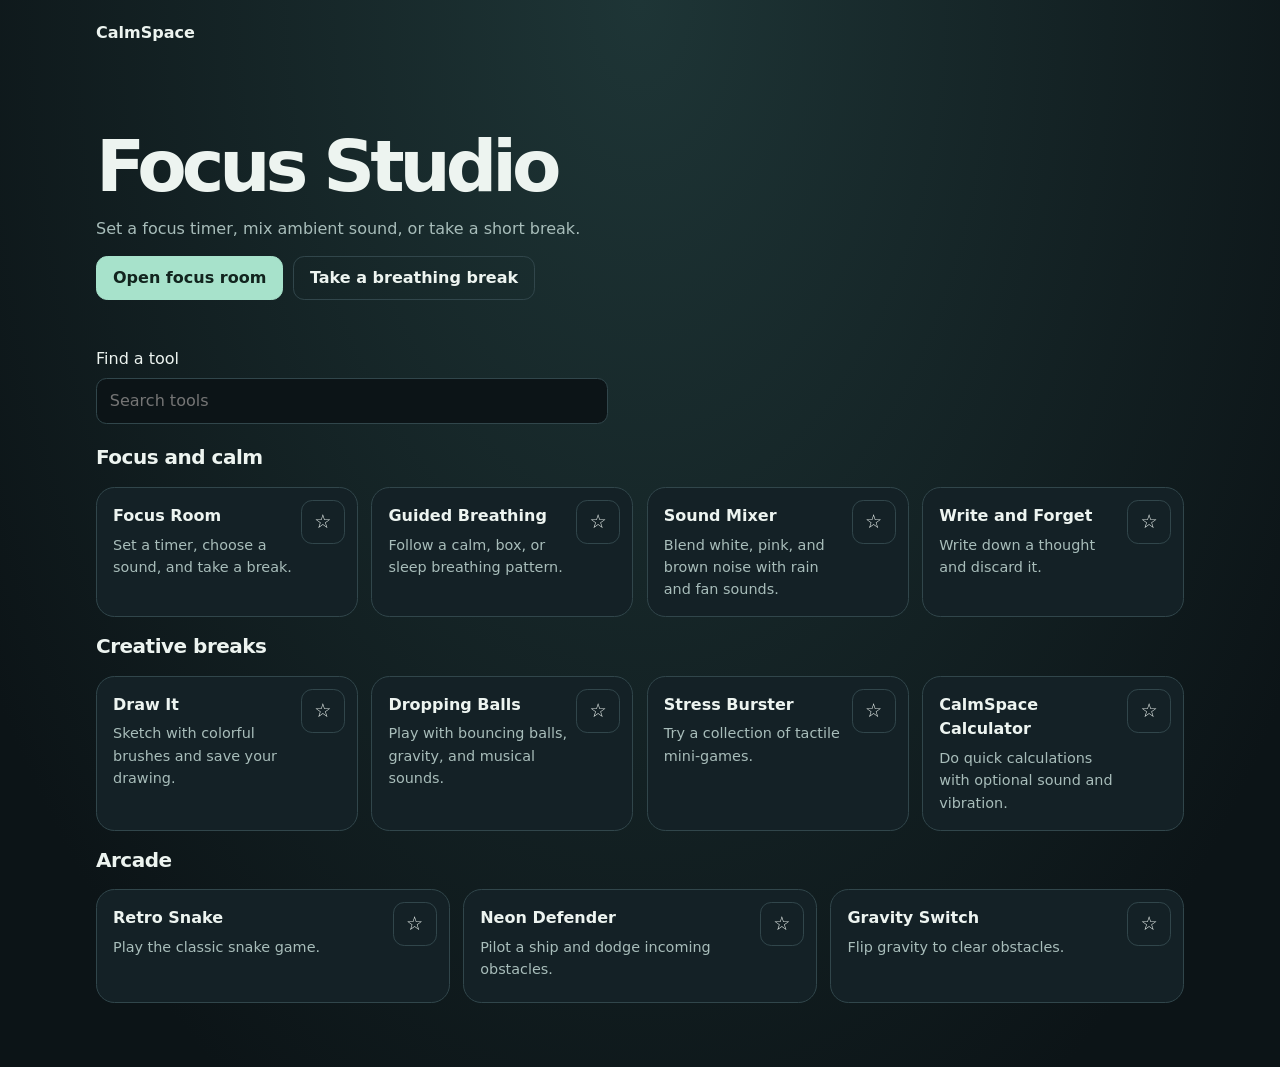
<file: index.html>
<!DOCTYPE html>
<html lang="en">
<head>
    <meta charset="UTF-8">
    <meta name="viewport" content="width=device-width, initial-scale=1">
    <meta name="theme-color" content="#0c1417">
    <meta name="description" content="A browser toolkit for focus sessions, guided breathing, ambient sound, and short breaks.">
    <title>CalmSpace Focus Studio</title>
    <link rel="manifest" href="manifest.webmanifest">
    <link rel="icon" href="assets/icon-192.png">
    <link rel="stylesheet" href="assets/studio.css">
    <link rel="stylesheet" href="assets/accessibility.css">
    <script type="module" src="assets/home.js"></script>
</head>
<body>
    <header class="site-header shell">
        <p><strong>CalmSpace</strong></p>
        <button class="button" id="install" type="button" hidden>Install CalmSpace</button>
    </header>
    <main class="page shell">
        <div class="intro">
            <h1>Focus Studio</h1>
            <p>Set a focus timer, mix ambient sound, or take a short break.</p>
            <div class="row">
                <a class="button primary" href="tools/focus.html">Open focus room</a>
                <a class="button" href="tools/breathing.html">Take a breathing break</a>
                <a class="button" id="quick-start" href="tools/focus.html?start=saved" hidden>Start saved routine</a>
            </div>
        </div>
        <section class="panel stack shortcuts" id="shortcuts" aria-label="Tool shortcuts" hidden>
            <div class="stack" id="favorites-section" hidden>
                <h2>Favorites</h2>
                <div class="row" id="favorites"></div>
            </div>
            <div class="stack" id="recent-section" hidden>
                <h2>Recent tools</h2>
                <div class="row" id="recent"></div>
            </div>
        </section>
        <div class="launcher-search">
            <label for="search">Find a tool</label>
            <input type="search" id="search" placeholder="Search tools" autocomplete="off">
            <p id="search-status" class="visually-hidden" role="status"></p>
        </div>
        <div class="stack" id="tools"></div>
        <noscript>Enable JavaScript to use the tools and save shortcuts.</noscript>
    </main>
</body>
</html>
</file>
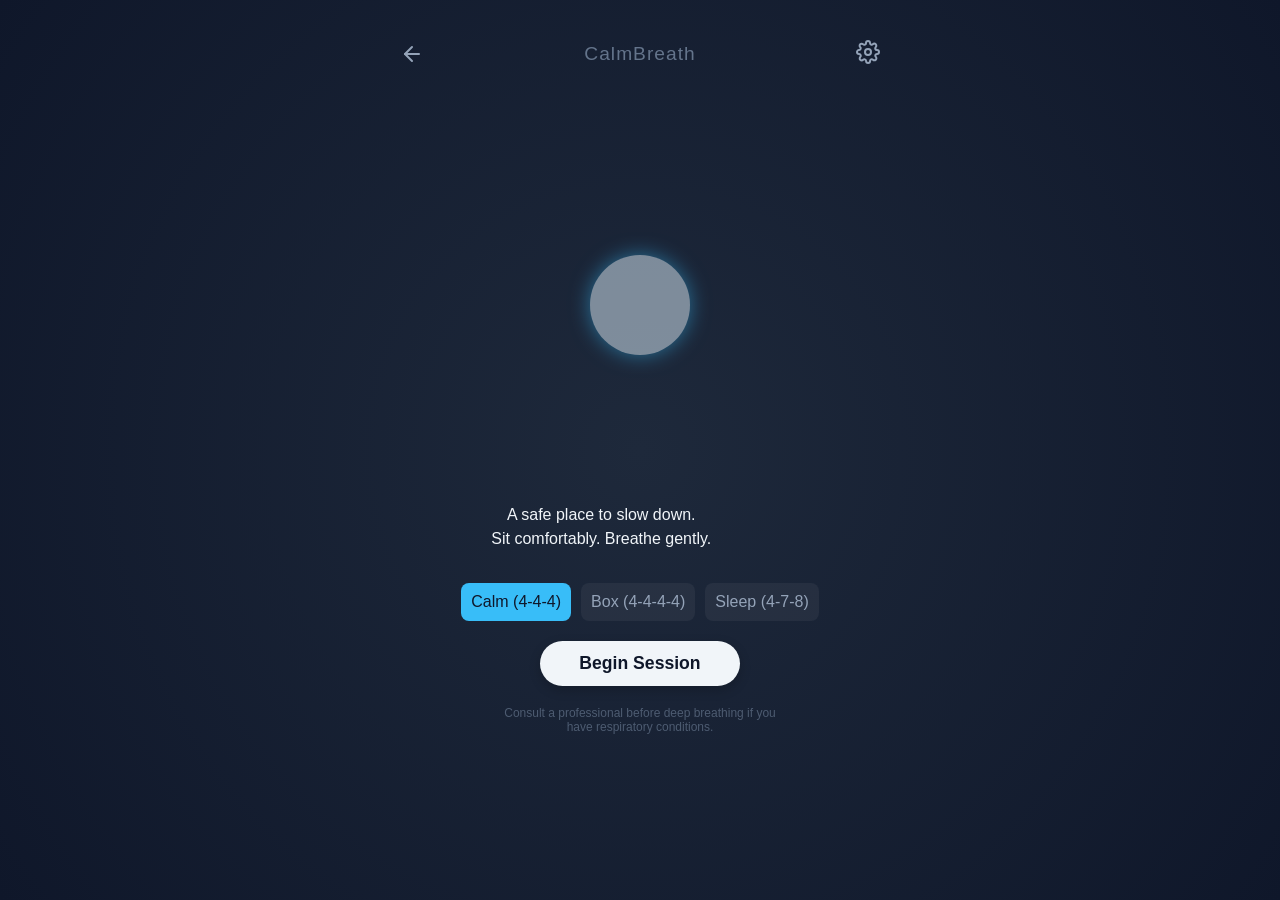
<file: tools/breathing.html>
<!DOCTYPE html>
<html lang="en">
<head>
    <meta charset="UTF-8">
    <meta name="viewport" content="width=device-width, initial-scale=1">
    <meta name="description" content="A lightweight, privacy-focused breathing tool for calmspaces.">
    <meta name="theme-color" content="#0f172a">
    <title>CalmBreath</title>
    <style>
        :root {
            --bg-dark: #0f172a; /* Slate 900 */
            --bg-gradient-center: #1e293b; /* Slate 800 */
            --primary: #94a3b8; /* Slate 400 */
            --accent: #38bdf8; /* Sky 400 */
            --text-main: #f1f5f9;
            --text-muted: #64748b;
            --orb-color: #e0f2fe;
            --font-stack: -apple-system, BlinkMacSystemFont, "Segoe UI", Roboto, Helvetica, Arial, sans-serif;
        }

        /* Light Theme Override */
        [data-theme="light"] {
            --bg-dark: #f8fafc;
            --bg-gradient-center: #e2e8f0;
            --primary: #475569;
            --accent: #0284c7;
            --text-main: #0f172a;
            --text-muted: #94a3b8;
            --orb-color: #0ea5e9;
        }

        * { box-sizing: border-box; -webkit-tap-highlight-color: transparent; }
        
        body, html {
            margin: 0; padding: 0; width: 100%; height: 100%;
            overflow: hidden; /* Prevent scroll */
            background-color: var(--bg-dark);
            background-image: radial-gradient(circle at center, var(--bg-gradient-center), var(--bg-dark));
            font-family: var(--font-stack);
            color: var(--text-main);
            transition: background 0.5s ease;
        }

        /* --- UI Layer --- */
        #app {
            position: absolute; top: 0; left: 0; width: 100%; height: 100%;
            display: flex; flex-direction: column; align-items: center; justify-content: space-between;
            z-index: 10; padding: 20px;
        }

        header { 
            width: 100%; max-width: 500px; display: flex; justify-content: space-between; align-items: center; 
            padding-top: 10px;
            position: relative; 
            z-index: 20; 
        }

        footer { 
            width: 100%; max-width: 500px; display: flex; justify-content: space-between; align-items: center; 
            padding-bottom: 20px; flex-direction: column; gap: 15px; 
        }

        h1 { font-size: 1.2rem; font-weight: 300; margin: 0; letter-spacing: 1px; color: var(--text-muted); }
        
        button {
            background: none; border: none; color: var(--primary); cursor: pointer;
            font-size: 1rem; padding: 10px; border-radius: 8px;
            transition: color 0.2s, background 0.2s;
            touch-action: manipulation;
        }
        button:hover { background: rgba(255,255,255,0.05); color: var(--text-main); }
        button:active { transform: scale(0.96); }
        #btn-browser-back { display: inline-flex; padding: 10px; color: var(--primary); }
        #return-focus a { color: var(--text-main); }

        .btn-main {
            background: var(--text-main); color: var(--bg-dark);
            padding: 12px 32px; font-weight: 600; font-size: 1.1rem;
            border-radius: 50px; box-shadow: 0 4px 12px rgba(0,0,0,0.2);
            width: 100%; max-width: 200px;
        }
        .btn-main:hover { background: var(--accent); color: white; }

        /* --- Screens --- */
        .screen {
            position: absolute; width: 100%; height: 100%;
            display: flex; flex-direction: column; align-items: center; justify-content: center;
            opacity: 0; pointer-events: none; transition: opacity 0.4s ease;
            top: 0; left: 0;
        }
        .screen.active { opacity: 1; pointer-events: auto; }

        /* --- The Orb --- */
        .orb-container {
            position: relative; width: 300px; height: 300px;
            display: flex; align-items: center; justify-content: center;
            contain: layout style; 
        }

        #orb {
            width: 150px; height: 150px;
            border-radius: 50%;
            background: var(--orb-color);
            box-shadow: 0 0 30px var(--accent);
            opacity: 0.8;
            will-change: transform;
            transform: scale(1) translateZ(0);
        }
        
        #bloom {
            position: absolute; width: 100%; height: 100%;
            border-radius: 50%;
            background: white;
            opacity: 0;
            pointer-events: none;
            will-change: opacity;
        }

        .guide-text {
            position: absolute;
            font-size: 1.5rem; font-weight: 300;
            color: var(--text-main); text-shadow: 0 2px 4px rgba(0,0,0,0.3);
            pointer-events: none;
        }

        /* --- Particle System --- */
        #particle-layer {
            position: absolute; top: 0; left: 0; width: 100%; height: 100%;
            z-index: 1; pointer-events: none; overflow: hidden;
        }
        .particle {
            position: absolute; background: var(--accent);
            border-radius: 50%; opacity: 0;
            will-change: transform, opacity;
        }

        /* --- Overlays & Settings --- */
        .overlay {
            position: fixed; top: 0; left: 0; width: 100%; height: 100%;
            background: rgba(15, 23, 42, 0.95); z-index: 50;
            display: flex; align-items: center; justify-content: center;
            opacity: 0; pointer-events: none; transition: opacity 0.3s;
        }
        .overlay.open { opacity: 1; pointer-events: auto; }
        .modal {
            width: 90%; max-width: 400px; background: var(--bg-dark);
            padding: 24px; border-radius: 16px; border: 1px solid var(--primary);
            max-height: 80vh; overflow-y: auto;
        }
        .setting-row {
            display: flex; justify-content: space-between; align-items: center;
            margin-bottom: 16px; color: var(--text-main);
        }
        .setting-row label { font-size: 0.95rem; }
        
        select, input[type="range"] {
            background: rgba(255,255,255,0.1); border: 1px solid var(--primary);
            color: var(--text-main); padding: 5px; border-radius: 4px;
        }
        
        .sr-only {
            position: absolute; width: 1px; height: 1px; padding: 0; margin: -1px;
            overflow: hidden; clip: rect(0, 0, 0, 0); border: 0;
        }

        .status-bar {
            font-variant-numeric: tabular-nums;
            font-size: 0.9rem; color: var(--text-muted);
            margin-top: 10px;
        }

        .safety-note {
            font-size: 0.75rem; color: var(--text-muted); text-align: center;
            margin-top: 20px; opacity: 0.7; max-width: 300px;
        }
    </style>
    <link rel="manifest" href="../manifest.webmanifest">
    <link rel="icon" href="../assets/icon-192.png">
    <link rel="stylesheet" href="../assets/accessibility.css">
    <script type="module" src="../assets/shared.js"></script>
</head>
<body>

    <div id="live-announcer" class="sr-only" aria-live="polite" aria-atomic="true"></div>
    <div id="particle-layer"></div>

    <div id="app">
        <header id="main-header">
            <a id="btn-browser-back" href="../index.html" aria-label="CalmSpace home">
                <svg width="24" height="24" viewBox="0 0 24 24" fill="none" stroke="currentColor" stroke-width="2" stroke-linecap="round" stroke-linejoin="round"><line x1="19" y1="12" x2="5" y2="12"></line><polyline points="12 19 5 12 12 5"></polyline></svg>
            </a>
            
            <h1>CalmBreath</h1>
            
            <button id="btn-settings" aria-label="Settings">
                <svg width="24" height="24" viewBox="0 0 24 24" fill="none" stroke="currentColor" stroke-width="2" stroke-linecap="round" stroke-linejoin="round"><circle cx="12" cy="12" r="3"></circle><path d="M19.4 15a1.65 1.65 0 0 0 .33 1.82l.06.06a2 2 0 0 1 0 2.83 2 2 0 0 1-2.83 0l-.06-.06a1.65 1.65 0 0 0-1.82-.33 1.65 1.65 0 0 0-1 1.51V21a2 2 0 0 1-2 2 2 2 0 0 1-2-2v-.09A1.65 1.65 0 0 0 9 19.4a1.65 1.65 0 0 0-1.82.33l-.06.06a2 2 0 0 1-2.83 0 2 2 0 0 1 0-2.83l.06-.06a1.65 1.65 0 0 0 .33-1.82 1.65 1.65 0 0 0-1.51-1H3a2 2 0 0 1-2-2 2 2 0 0 1 2-2h.09A1.65 1.65 0 0 0 4.6 9a1.65 1.65 0 0 0-.33-1.82l-.06-.06a2 2 0 0 1 0-2.83 2 2 0 0 1 2.83 0l.06.06a1.65 1.65 0 0 0 1.82.33H9a1.65 1.65 0 0 0 1-1.51V3a2 2 0 0 1 2-2 2 2 0 0 1 2 2v.09a1.65 1.65 0 0 0 1 1.51 1.65 1.65 0 0 0 1.82-.33l.06-.06a2 2 0 0 1 2.83 0 2 2 0 0 1 0 2.83l-.06.06a1.65 1.65 0 0 0-.33 1.82V9a1.65 1.65 0 0 0 1.51 1H21a2 2 0 0 1 2 2 2 2 0 0 1-2 2h-.09a1.65 1.65 0 0 0-1.51 1z"></path></svg>
            </button>
        </header>

        <div id="screen-landing" class="screen active">
            <div class="orb-container">
                <div id="orb-preview" style="width:100px; height:100px; background:var(--orb-color); border-radius:50%; opacity:0.5; box-shadow: 0 0 20px var(--accent);"></div>
            </div>
            <div style="text-align:center; margin-top:2rem;">
                <p style="margin-bottom: 2rem; max-width: 280px; line-height: 1.5;">
                    A safe place to slow down. <br>
                    Sit comfortably. Breathe gently.
                </p>
                <div style="display:flex; gap:10px; flex-wrap:wrap; justify-content:center; margin-bottom: 20px;">
                    <button class="btn-preset" data-mode="calm" aria-pressed="false">Calm (4-4-4)</button>
                    <button class="btn-preset" data-mode="focus" aria-pressed="false">Box (4-4-4-4)</button>
                    <button class="btn-preset" data-mode="sleep" aria-pressed="false">Sleep (4-7-8)</button>
                </div>
                <button id="btn-start" class="btn-main">Begin Session</button>
                <p id="return-focus" hidden><a href="focus.html">Return to focus room</a></p>
            </div>
            <p class="safety-note">Consult a professional before deep breathing if you have respiratory conditions.</p>
        </div>

        <div id="screen-active" class="screen" inert>
            <button id="btn-back-session" style="position: absolute; top: 15px; left: 0; z-index: 30;" aria-label="Back to breathing setup">
                <svg width="28" height="28" viewBox="0 0 24 24" fill="none" stroke="currentColor" stroke-width="2" stroke-linecap="round" stroke-linejoin="round"><line x1="19" y1="12" x2="5" y2="12"></line><polyline points="12 19 5 12 12 5"></polyline></svg>
            </button>

            <div class="orb-container">
                <div id="orb">
                    <div id="bloom"></div>
                </div>
                <div id="text-guide" class="guide-text">Ready</div>
            </div>
            
            <footer>
                <div class="status-bar" id="timer-display" role="timer">00:00</div>
                <div style="display:flex; gap:20px;">
                    <button id="btn-pause" aria-label="Pause breathing">
                        <svg width="32" height="32" viewBox="0 0 24 24" fill="currentColor" stroke="none"><rect x="6" y="4" width="4" height="16"></rect><rect x="14" y="4" width="4" height="16"></rect></svg>
                    </button>
                    <button id="btn-stop" aria-label="End Session">
                        <svg width="32" height="32" viewBox="0 0 24 24" fill="none" stroke="currentColor" stroke-width="2"><rect x="3" y="3" width="18" height="18" rx="2" ry="2"></rect></svg>
                    </button>
                </div>
            </footer>
        </div>
    </div>

    <div id="modal-settings" class="overlay" inert>
        <div class="modal" role="dialog" aria-modal="true" aria-labelledby="settings-heading">
            <h2 id="settings-heading" style="margin-top:0">Settings</h2>
            
            <div class="setting-row">
                <label for="sel-theme">Theme</label>
                <select id="sel-theme">
                    <option value="dark">Dark</option>
                    <option value="light">Light</option>
                </select>
            </div>

            <div class="setting-row">
                <label for="inp-volume">Sound Volume</label>
                <input type="range" id="inp-volume" min="0" max="1" step="0.1" value="0.5">
            </div>

            <div class="setting-row">
                <label for="chk-haptics">Haptics</label>
                <input type="checkbox" id="chk-haptics">
            </div>

            <div class="setting-row">
                <label for="inp-duration">Duration (Min)</label>
                <input type="number" id="inp-duration" min="1" max="60" value="5" style="width: 60px;">
            </div>

            <hr style="border:0; border-top:1px solid var(--primary); margin: 20px 0;">
            <button id="btn-close-settings" class="btn-main" style="width:100%">Close</button>
        </div>
    </div>

    <script>
        /**
         * CalmBreath Architecture
         */

        // --- 1. CONFIG & STATE ---
        const CONFIG = {
            modes: {
                calm: { inhale: 4, hold1: 4, exhale: 4, hold2: 0, label: "Calm" },
                focus: { inhale: 4, hold1: 4, exhale: 4, hold2: 4, label: "Box Focus" },
                sleep: { inhale: 4, hold1: 7, exhale: 8, hold2: 0, label: "4-7-8 Sleep" },
                micro: { inhale: 3, hold1: 3, exhale: 3, hold2: 0, label: "Panic Reset" }
            },
            fps: 60,
            step: 1/60
        };

        const state = {
            mode: 'calm',
            phase: 'idle', // idle, inhale, hold1, exhale, hold2
            phaseTime: 0, 
            totalTime: 0, 
            targetDuration: 300, 
            isRunning: false,
            isPaused: false,
            needsPaint: false,
            volume: 0.5,
            haptics: false,
            theme: 'dark'
        };

        // DOM Elements
        const dom = {
            orb: document.getElementById('orb'),
            bloom: document.getElementById('bloom'),
            textGuide: document.getElementById('text-guide'),
            timer: document.getElementById('timer-display'),
            header: document.getElementById('main-header'),
            screens: {
                landing: document.getElementById('screen-landing'),
                active: document.getElementById('screen-active')
            },
            buttons: {
                start: document.getElementById('btn-start'),
                pause: document.getElementById('btn-pause'),
                stop: document.getElementById('btn-stop'),
                settings: document.getElementById('btn-settings'),
                closeSettings: document.getElementById('btn-close-settings'),
                backSession: document.getElementById('btn-back-session')
            },
            modal: document.getElementById('modal-settings'),
            live: document.getElementById('live-announcer'),
            particleLayer: document.getElementById('particle-layer')
        };

        // --- 2. AUDIO ENGINE ---
        const audio = {
            ctx: null,
            buffers: {},
            
            init: function() {
                if (this.ctx) return;
                const AudioContext = window.AudioContext || window.webkitAudioContext;
                if (!AudioContext) return;
                this.ctx = new AudioContext();
                this.generateBuffers();
            },

            generateBuffers: async function() {
                const duration = 3; 
                const sampleRate = this.ctx.sampleRate;
                const bufferSize = sampleRate * duration;
                const buffer = this.ctx.createBuffer(1, bufferSize, sampleRate);
                const data = buffer.getChannelData(0);

                for (let i = 0; i < bufferSize; i++) {
                    const t = i / sampleRate;
                    const wave = Math.sin(t * 220 * 2 * Math.PI) * 0.5 + 
                                 Math.sin(t * 224 * 2 * Math.PI) * 0.3 + 
                                 Math.sin(t * 440 * 2 * Math.PI) * 0.1;
                    
                    let envelope = 1;
                    if (t < 0.5) envelope = t / 0.5;
                    else envelope = 1 - ((t - 0.5) / 2.5);

                    data[i] = wave * envelope * 0.3;
                }
                this.buffers.pad = buffer;

                const bellBuffer = this.ctx.createBuffer(1, sampleRate * 2, sampleRate);
                const bellData = bellBuffer.getChannelData(0);
                for (let i = 0; i < sampleRate * 2; i++) {
                    const t = i / sampleRate;
                    const wave = Math.sin(t * 880 * 2 * Math.PI) * Math.exp(-4 * t);
                    bellData[i] = wave * 0.2;
                }
                this.buffers.bell = bellBuffer;
            },

            play: function(type, pitch = 1.0) {
                if (!this.ctx || state.volume <= 0) return;
                if (this.ctx.state === 'suspended') this.ctx.resume();

                const src = this.ctx.createBufferSource();
                src.buffer = this.buffers[type];
                src.playbackRate.value = pitch;
                
                const gain = this.ctx.createGain();
                gain.gain.value = state.volume;
                
                src.connect(gain);
                gain.connect(this.ctx.destination);
                src.start(0);
            }
        };

        // --- 3. PARTICLE SYSTEM ---
        const particles = {
            pool: [],
            max: 20,
            
            init: function() {
                for(let i=0; i<this.max; i++) {
                    const el = document.createElement('div');
                    el.className = 'particle';
                    el.style.width = (Math.random() * 4 + 2) + 'px';
                    el.style.height = el.style.width;
                    el.style.transform = 'translate3d(-100px, -100px, 0)';
                    dom.particleLayer.appendChild(el);
                    this.pool.push({
                        el: el,
                        x: 0, y: 0, vx: 0, vy: 0, life: 0, maxLife: 0, active: false
                    });
                }
            },

            spawn: function() {
                const p = this.pool.find(p => !p.active);
                if (!p) return;

                p.active = true;
                p.x = Math.random() * window.innerWidth;
                p.y = window.innerHeight + 10;
                p.vx = (Math.random() - 0.5) * 0.5;
                p.vy = -(Math.random() * 1 + 0.5);
                p.life = 0;
                p.maxLife = 100 + Math.random() * 100;
                p.el.style.opacity = (Math.random() * 0.4 + 0.1).toFixed(2);
            },

            update: function() {
                this.pool.forEach(p => {
                    if (!p.active) return;
                    p.x += p.vx;
                    p.y += p.vy;
                    p.life++;

                    if (p.life > p.maxLife || p.y < -10) {
                        p.active = false;
                        p.el.style.opacity = 0;
                        p.el.style.transform = 'translate3d(-50px, -50px, 0)';
                    }
                });
                
                if (state.isRunning && Math.random() < 0.05) this.spawn();
            },

            draw: function() {
                 this.pool.forEach(p => {
                    if (p.active) {
                        p.el.style.transform = `translate3d(${p.x.toFixed(1)}px, ${p.y.toFixed(1)}px, 0)`;
                    }
                 });
            }
        };

        // --- 4. PHYSICS & LOOP ---
        let lastTime = 0;
        let accumulator = 0;
        let orbScale = 1;
        let bloomOpacity = 0;
        const reducedMotion = matchMedia('(prefers-reduced-motion: reduce)');

        function updatePhysics(dt) {
            if (!state.isRunning || state.isPaused) return;

            state.totalTime += dt;
            state.phaseTime += dt;
            
            const mode = CONFIG.modes[state.mode];
            
            if (state.phase === 'idle') {
                transitionPhase('inhale');
            } else if (state.phase === 'inhale' && state.phaseTime >= mode.inhale) {
                transitionPhase(mode.hold1 > 0 ? 'hold1' : 'exhale');
            } else if (state.phase === 'hold1' && state.phaseTime >= mode.hold1) {
                transitionPhase('exhale');
            } else if (state.phase === 'exhale' && state.phaseTime >= mode.exhale) {
                if (state.totalTime >= state.targetDuration) {
                    endSession();
                    return;
                }
                transitionPhase(mode.hold2 > 0 ? 'hold2' : 'inhale');
            } else if (state.phase === 'hold2' && state.phaseTime >= mode.hold2) {
                transitionPhase('inhale');
            }

            const modeDur = mode[state.phase];
            const progress = Math.min(state.phaseTime / modeDur, 1);
            
            const ease = t => -(Math.cos(Math.PI * t) - 1) / 2;

            if (state.phase === 'inhale') {
                orbScale = 1 + (ease(progress) * 0.5);
                bloomOpacity = progress * 0.3;
            } else if (state.phase === 'hold1') {
                orbScale = 1.5;
                bloomOpacity = 0.3 + (Math.sin(state.phaseTime * 2) * 0.1);
            } else if (state.phase === 'exhale') {
                orbScale = 1.5 - (ease(progress) * 0.5);
                bloomOpacity = 0.3 - (progress * 0.3);
            } else if (state.phase === 'hold2') {
                orbScale = 1.0;
                bloomOpacity = 0;
            }

            if (!reducedMotion.matches) particles.update();

            state.needsPaint = true;
        }

        function transitionPhase(newPhase) {
            state.phase = newPhase;
            state.phaseTime = 0;
            
            if (newPhase === 'inhale') {
                audio.play('pad', 1.0);
                triggerHaptic([50]);
                announce("Inhale");
            } else if (newPhase === 'exhale') {
                audio.play('pad', 0.8);
                triggerHaptic([50]);
                announce("Exhale");
            } else if (newPhase.includes('hold')) {
                triggerHaptic([20, 50, 20]);
                announce("Hold");
            }

            dom.textGuide.textContent = newPhase.charAt(0).toUpperCase() + newPhase.slice(1);
            if (newPhase.includes('hold')) dom.textGuide.textContent = "Hold";
        }

        function loop(timestamp) {
            if (!lastTime) lastTime = timestamp;
            let frameTime = (timestamp - lastTime) / 1000;
            lastTime = timestamp;

            if (frameTime > 0.25) frameTime = 0.25;

            accumulator += frameTime;

            while (accumulator >= CONFIG.step) {
                updatePhysics(CONFIG.step);
                accumulator -= CONFIG.step;
            }

            if (state.needsPaint) {
                draw();
                state.needsPaint = false;
            }

            requestAnimationFrame(loop);
        }

        function draw() {
            dom.orb.style.transform = reducedMotion.matches ? '' : `scale(${orbScale.toFixed(3)}) translateZ(0)`;
            dom.bloom.style.opacity = reducedMotion.matches ? '0' : bloomOpacity.toFixed(2);
            
            const remaining = Math.max(0, state.targetDuration - state.totalTime);
            const m = Math.floor(remaining / 60).toString().padStart(2, '0');
            const s = Math.floor(remaining % 60).toString().padStart(2, '0');
            dom.timer.textContent = `${m}:${s}`;

            dom.particleLayer.hidden = reducedMotion.matches;
            if (!reducedMotion.matches) particles.draw();
        }

        // --- 5. HELPERS ---
        function triggerHaptic(pattern) {
            if (state.haptics && navigator.vibrate) {
                navigator.vibrate(pattern);
            }
        }

        function announce(text) {
            dom.live.textContent = text;
        }

        function startSession() {
            if (state.isRunning) return;
            const duration = document.getElementById('inp-duration');
            if (!duration.checkValidity()) duration.value = 5;
            audio.init();
            
            state.targetDuration = (duration.valueAsNumber || 5) * 60;
            if (state.mode === 'micro') state.targetDuration = 60;

            state.totalTime = 0;
            state.phase = 'idle';
            state.phaseTime = 0;
            state.isRunning = true;
            state.isPaused = false;
            orbScale = 1;
            bloomOpacity = 0;
            
            // Hide header during session for focus
            dom.header.style.opacity = '0';
            dom.header.style.pointerEvents = 'none';
            dom.header.inert = true;
            dom.screens.landing.inert = true;
            dom.screens.active.inert = false;

            dom.screens.landing.classList.remove('active');
            dom.screens.active.classList.add('active');
            dom.buttons.pause.setAttribute('aria-label', 'Pause breathing');
            dom.buttons.pause.innerHTML = '<svg width="32" height="32" viewBox="0 0 24 24" fill="currentColor" stroke="none"><rect x="6" y="4" width="4" height="16"></rect><rect x="14" y="4" width="4" height="16"></rect></svg>';
            
            audio.play('bell', 1.0);
            dom.buttons.pause.focus();
            state.needsPaint = true;
        }

        function endSession() {
            if (!state.isRunning) return;
            state.isRunning = false;
            audio.play('bell', 0.8);
            announce("Session complete.");
            dom.screens.active.classList.remove('active');
            dom.screens.landing.classList.add('active');
            dom.screens.active.inert = true;
            dom.screens.landing.inert = false;
            dom.header.inert = false;
            dom.header.style.opacity = '1';
            dom.header.style.pointerEvents = 'auto';
            dom.textGuide.textContent = "Ready";
            particles.pool.forEach(p => { p.active = false; p.el.style.opacity = 0; });
            dom.buttons.start.focus();
        }

        function togglePause() {
            if (!state.isRunning) return;
            state.isPaused = !state.isPaused;
            dom.buttons.pause.setAttribute('aria-label', state.isPaused ? 'Resume breathing' : 'Pause breathing');
            if (state.isPaused) {
                announce("Paused");
                dom.buttons.pause.innerHTML = '<svg width="32" height="32" viewBox="0 0 24 24" fill="currentColor" stroke="none"><polygon points="5 3 19 12 5 21 5 3"></polygon></svg>';
            } else {
                announce("Resumed");
                dom.buttons.pause.innerHTML = '<svg width="32" height="32" viewBox="0 0 24 24" fill="currentColor" stroke="none"><rect x="6" y="4" width="4" height="16"></rect><rect x="14" y="4" width="4" height="16"></rect></svg>';
            }
        }

        // --- 6. EVENT LISTENERS ---
        
        document.querySelectorAll('.btn-preset').forEach(btn => {
            btn.addEventListener('click', (e) => {
                document.querySelectorAll('.btn-preset').forEach(b => {
                    b.style.background = 'rgba(255,255,255,0.05)';
                    b.setAttribute('aria-pressed', String(b === btn));
                });
                e.target.style.background = 'var(--accent)';
                e.target.style.color = 'var(--bg-dark)';
                state.mode = e.target.dataset.mode;
            });
        });
        document.querySelector('.btn-preset').click();

        dom.buttons.start.addEventListener('click', startSession);
        dom.buttons.pause.addEventListener('click', togglePause);
        dom.buttons.stop.addEventListener('click', endSession);
        dom.buttons.backSession.addEventListener('click', endSession);
        
        if (new URLSearchParams(location.search).get('from') === 'focus') {
            document.getElementById('return-focus').hidden = false;
        }

        dom.buttons.settings.addEventListener('click', () => {
            dom.modal.inert = false;
            document.getElementById('app').inert = true;
            dom.modal.classList.add('open');
            document.getElementById('sel-theme').focus();
        });
        function closeSettings() {
            dom.modal.classList.remove('open');
            dom.modal.inert = true;
            document.getElementById('app').inert = false;
            dom.buttons.settings.focus();
            try {
                localStorage.setItem('calmbreath_settings', JSON.stringify({
                    theme: state.theme,
                    haptics: state.haptics,
                    volume: state.volume,
                    duration: document.getElementById('inp-duration').value
                }));
            } catch { /* Settings still apply for this visit. */ }
        }
        dom.buttons.closeSettings.addEventListener('click', closeSettings);

        document.getElementById('sel-theme').addEventListener('change', (e) => {
            state.theme = e.target.value;
            document.documentElement.setAttribute('data-theme', state.theme);
        });

        document.getElementById('inp-volume').addEventListener('input', (e) => {
            state.volume = parseFloat(e.target.value);
        });

        document.getElementById('chk-haptics').addEventListener('change', (e) => {
            state.haptics = e.target.checked;
        });

        let saved;
        try { saved = JSON.parse(localStorage.getItem('calmbreath_settings')); } catch { /* Use defaults. */ }
        if (saved) {
            state.theme = saved.theme || 'dark';
            document.documentElement.setAttribute('data-theme', state.theme);
            document.getElementById('sel-theme').value = state.theme;
            
            state.haptics = saved.haptics || false;
            document.getElementById('chk-haptics').checked = state.haptics;
            
            state.volume = saved.volume !== undefined ? saved.volume : 0.5;
            document.getElementById('inp-volume').value = state.volume;

            if(saved.duration) document.getElementById('inp-duration').value = saved.duration;
        }

        document.addEventListener('keydown', (e) => {
            if (e.code === 'Space' && e.target === document.body && dom.modal.inert && !e.repeat) {
                e.preventDefault();
                if (state.isRunning) togglePause();
                else startSession();
            }
            if (e.code === 'Escape') {
                if (!dom.modal.inert) closeSettings();
                else if(state.isRunning) endSession();
            }
        });

        particles.init();
        reducedMotion.addEventListener('change', draw);
        requestAnimationFrame(loop);

    </script>

    <link rel="manifest" href="../manifest.webmanifest">
    <link rel="icon" href="../assets/icon-192.png">
    <link rel="stylesheet" href="../assets/accessibility.css">
    <script type="module" src="../assets/shared.js"></script>
</head>
<body>
</body>
</html>
</file>
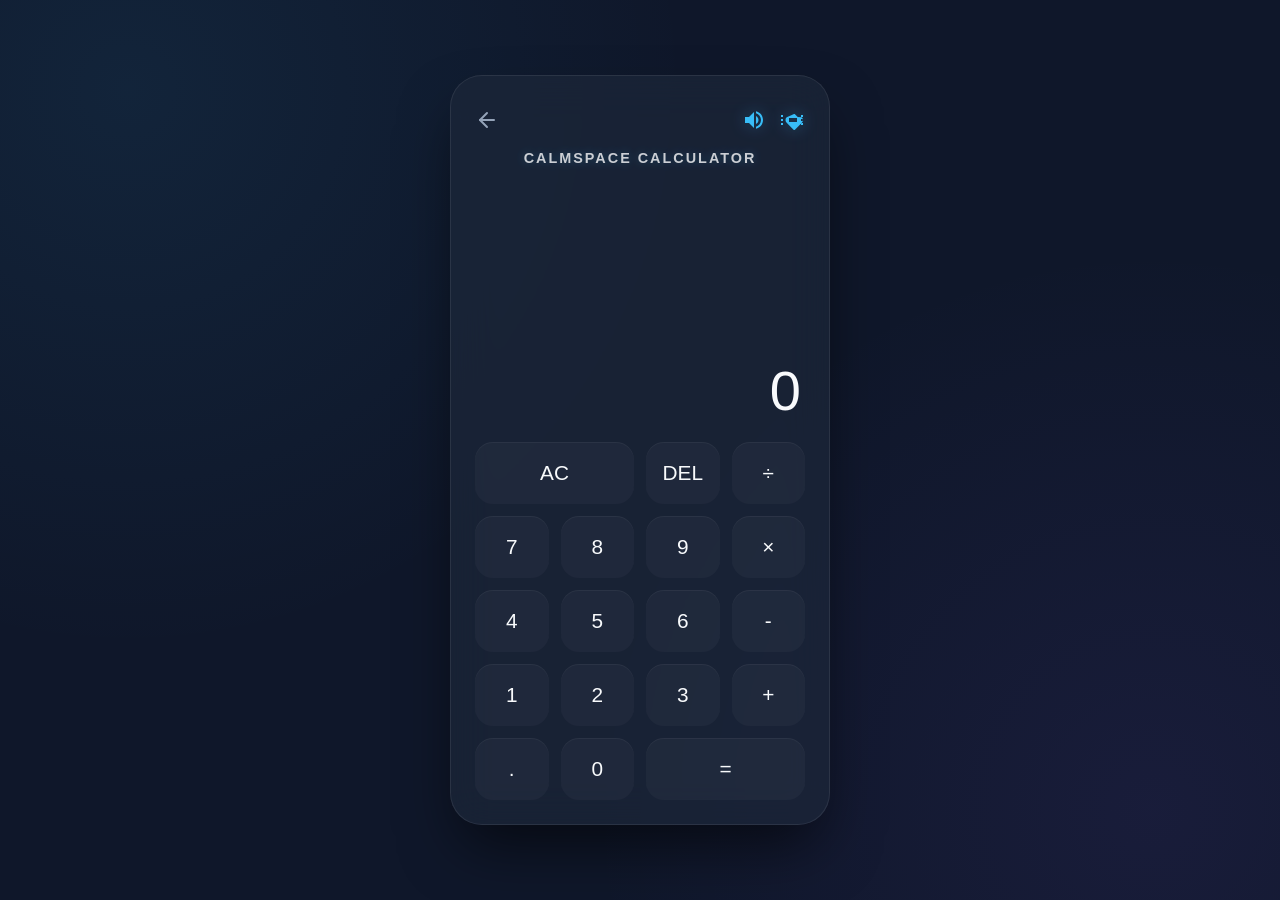
<file: tools/calculator.html>
<!DOCTYPE html>
<html lang="en">
<head>
    <meta charset="UTF-8">
    <meta name="viewport" content="width=device-width, initial-scale=1">
    <title>CalmSpace Calculator</title>
    <style>
        /* --- 1. SETTINGS & RESET --- */
        :root {
            --bg-color: #0f172a;
            --calc-bg: rgba(30, 41, 59, 0.65);
            --text-main: #f8fafc;
            --text-secondary: #94a3b8;
            --accent-color: #38bdf8;
            --accent-glow: rgba(56, 189, 248, 0.35);
            --btn-bg: rgba(255, 255, 255, 0.03);
            --btn-hover: rgba(255, 255, 255, 0.08);
            --icon-active: #38bdf8;
            --icon-inactive: #475569;
        }

        * {
            box-sizing: border-box;
            margin: 0;
            padding: 0;
            font-family: 'Segoe UI', sans-serif;
            -webkit-tap-highlight-color: transparent;
            user-select: none;
        }

        /* --- 2. LAYOUT & BACKGROUND --- */
        body {
            background-color: var(--bg-color);
            background-image: 
                radial-gradient(circle at 10% 10%, rgba(56, 189, 248, 0.08) 0%, transparent 40%),
                radial-gradient(circle at 90% 90%, rgba(139, 92, 246, 0.08) 0%, transparent 40%);
            height: 100vh;
            display: flex;
            justify-content: center;
            align-items: center;
            overflow: hidden;
        }

        /* --- 3. CALCULATOR CONTAINER --- */
        .calculator {
            background: var(--calc-bg);
            backdrop-filter: blur(20px);
            -webkit-backdrop-filter: blur(20px);
            border: 1px solid rgba(255, 255, 255, 0.08);
            border-radius: 32px;
            box-shadow: 0 30px 60px -12px rgba(0, 0, 0, 0.6);
            width: 100%;
            max-width: 380px;
            height: 92vh;
            max-height: 750px;
            padding: 24px;
            position: relative;
            display: flex;
            flex-direction: column;
        }

        /* --- 4. HEADER & TITLE --- */
        .header {
            display: flex;
            justify-content: space-between;
            align-items: center;
            margin-bottom: 10px;
            height: 40px;
        }

        .app-title {
            text-align: center;
            color: var(--text-main);
            font-size: 0.9rem;
            text-transform: uppercase;
            letter-spacing: 2px;
            margin-bottom: 15px;
            opacity: 0.8;
            text-shadow: 0 0 10px var(--accent-glow);
            font-weight: 600;
        }

        .nav-btn, .toggle-btn {
            background: none;
            border: none;
            cursor: pointer;
            color: var(--text-secondary);
            transition: transform 0.2s ease, color 0.2s ease;
            display: flex;
            align-items: center;
            justify-content: center;
        }

        .nav-btn {
            font-size: 1.5rem;
            padding: 10px;
            margin-left: -10px;
        }

        .controls {
            display: flex;
            gap: 15px;
        }

        .toggle-btn svg {
            width: 24px;
            height: 24px;
            fill: currentColor;
        }

        .toggle-btn.active {
            color: var(--icon-active);
            filter: drop-shadow(0 0 8px var(--accent-glow));
        }

        .toggle-btn.inactive {
            color: var(--icon-inactive);
        }

        .nav-btn:active, .toggle-btn:active {
            transform: scale(0.9);
        }

        /* --- 5. DISPLAY SCREEN --- */
        .display {
            flex-grow: 1;
            display: flex;
            flex-direction: column;
            justify-content: flex-end;
            align-items: flex-end;
            margin-bottom: 20px;
            padding-right: 5px;
        }

        .previous-operand {
            color: var(--text-secondary);
            font-size: 1rem;
            margin-bottom: 5px;
            min-height: 1.5rem;
            opacity: 0.6;
        }

        .current-operand {
            color: var(--text-main);
            font-size: 3.5rem;
            font-weight: 200;
            letter-spacing: -1px;
            line-height: 1.1;
        }

        /* --- 6. BUTTON GRID --- */
        .buttons {
            display: grid;
            grid-template-columns: repeat(4, 1fr);
            gap: 12px;
        }

        button.key {
            height: 62px;
            border-radius: 18px;
            border: none;
            background: var(--btn-bg);
            color: var(--text-main);
            font-size: 1.3rem;
            font-weight: 400;
            cursor: pointer;
            transition: all 0.15s ease-out;
            outline: none;
            box-shadow: inset 0 1px 0 rgba(255, 255, 255, 0.05);
        }

        button.key:hover {
            background: var(--btn-hover);
            transform: translateY(-2px);
        }

        button.key:active {
            transform: scale(0.95) translateY(0);
            background: rgba(255, 255, 255, 0.1);
        }

        .span-two { grid-column: span 2; }
        
        .operator {
            color: var(--accent-color);
            font-size: 1.5rem;
            font-weight: 500;
        }

        .equals {
            background: var(--accent-color);
            color: #0f172a;
            font-weight: 600;
            box-shadow: 0 0 15px var(--accent-glow);
        }
        
        .equals:hover {
            background: #7dd3fc;
            box-shadow: 0 0 25px var(--accent-glow);
        }

        /* --- 7. CALM OVERLAY --- */
        .calm-overlay {
            position: absolute;
            inset: 0;
            background: rgba(15, 23, 42, 0.98);
            backdrop-filter: blur(15px);
            border-radius: 32px;
            display: flex;
            justify-content: center;
            align-items: center;
            flex-direction: column;
            opacity: 0;
            pointer-events: none;
            transition: opacity 0.5s ease;
            z-index: 50;
            padding: 40px;
            text-align: center;
        }

        .calm-overlay.active {
            opacity: 1;
            pointer-events: auto;
        }

        .calm-text {
            color: var(--text-main);
            font-size: 1.6rem;
            font-weight: 300;
            line-height: 1.5;
            margin-bottom: 20px;
            animation: breathe 4s ease-in-out infinite;
        }

        .calm-sub {
            color: var(--accent-color);
            font-size: 0.85rem;
            letter-spacing: 1.5px;
            text-transform: uppercase;
            opacity: 0.7;
            margin-top: 30px;
        }

        @keyframes breathe {
            0%, 100% { transform: scale(1); opacity: 0.9; }
            50% { transform: scale(1.05); opacity: 1; text-shadow: 0 0 15px var(--accent-glow); }
        }

    </style>
    <link rel="manifest" href="../manifest.webmanifest">
    <link rel="icon" href="../assets/icon-192.png">
    <link rel="stylesheet" href="../assets/accessibility.css">
    <script type="module" src="../assets/shared.js"></script>
</head>
<body>

    <div class="calculator">
        <div class="calm-overlay" id="calmOverlay">
            <h2 class="calm-text" id="quoteText">Stay calm.</h2>
            <p class="calm-sub">Tap anywhere to return</p>
        </div>

        <div class="header">
            <a class="nav-btn" href="../index.html" aria-label="CalmSpace home">
                <svg width="24" height="24" viewBox="0 0 24 24" fill="none" stroke="currentColor" stroke-width="2" stroke-linecap="round" stroke-linejoin="round"><line x1="19" y1="12" x2="5" y2="12"></line><polyline points="12 19 5 12 12 5"></polyline></svg>
            </a>
            
            <div class="controls">
                <button class="toggle-btn active" id="soundBtn" aria-label="Sound" aria-pressed="true" onclick="toggleSound()">
                    <svg viewBox="0 0 24 24"><path d="M3 9v6h4l5 5V4L7 9H3zm13.5 3c0-1.77-1.02-3.29-2.5-4.03v8.05c1.48-.73 2.5-2.25 2.5-4.02zM14 3.23v2.06c2.89.86 5 3.54 5 6.71s-2.11 5.85-5 6.71v2.06c4.01-.91 7-4.49 7-8.77s-2.99-7.86-7-8.77z"/></svg>
                </button>
                <button class="toggle-btn active" id="hapticBtn" aria-label="Vibration" aria-pressed="true" onclick="toggleHaptic()">
                    <svg viewBox="0 0 24 24"><path d="M0 0h24v24H0z" fill="none"/><path d="M22 9h-2V7h2v2zm0 4h-2v-2h2v2zm0 4h-2v-2h2v2zM2 9H0V7h2v2zm0 4H0v-2h2v2zm0 4H0v-2h2v2zm14.78-7.94l-2.83-2.83c-.39-.39-1.02-.39-1.41 0L5.66 9.17c-1.56 1.56-1.56 4.09 0 5.66l6.88 6.88c.39.39 1.02.39 1.41 0l6.88-6.88c1.56-1.57 1.51-4.1-.05-5.67zM16 14h-8v-4h8v4z"/></svg>
                </button>
            </div>
        </div>

        <div class="app-title">CalmSpace Calculator</div>

        <div class="display">
            <div class="previous-operand" data-previous-operand></div>
            <div class="current-operand" data-current-operand>0</div>
        </div>

        <div class="buttons">
            <button class="key span-two" onclick="handleInput('AC', 'clear')">AC</button>
            <button class="key" onclick="handleInput('DEL', 'del')">DEL</button>
            <button class="key operator" onclick="handleInput('÷', 'op')">÷</button>
            
            <button class="key" onclick="handleInput('7', 'num')">7</button>
            <button class="key" onclick="handleInput('8', 'num')">8</button>
            <button class="key" onclick="handleInput('9', 'num')">9</button>
            <button class="key operator" onclick="handleInput('*', 'op')">×</button>
            
            <button class="key" onclick="handleInput('4', 'num')">4</button>
            <button class="key" onclick="handleInput('5', 'num')">5</button>
            <button class="key" onclick="handleInput('6', 'num')">6</button>
            <button class="key operator" onclick="handleInput('-', 'op')">-</button>
            
            <button class="key" onclick="handleInput('1', 'num')">1</button>
            <button class="key" onclick="handleInput('2', 'num')">2</button>
            <button class="key" onclick="handleInput('3', 'num')">3</button>
            <button class="key operator" onclick="handleInput('+', 'op')">+</button>
            
            <button class="key" onclick="handleInput('.', 'num')">.</button>
            <button class="key" onclick="handleInput('0', 'num')">0</button>
            <button class="key span-two equals" onclick="handleInput('=', 'eq')">=</button>
        </div>
    </div>

    <script>
        /* --- CONFIGURATION --- */
        let settings = {
            sound: true,
            haptic: true
        };

        const quotes = [
            "Stay calm, don't overthink.",
            "Just breathe.",
            "You are exactly where you need to be.",
            "This moment is all there is.",
            "Let go of the 'what ifs'.",
            "Trust the process.",
            "One calculation at a time.",
            "Peace is a choice.",
            "Your mind is a beautiful tool.",
            "Slow down. You're doing fine."
        ];

        /* --- AUDIO CONTEXT --- */
        let audioCtx;

        /* --- UI ELEMENTS --- */
        const prevText = document.querySelector('[data-previous-operand]');
        const currText = document.querySelector('[data-current-operand]');
        const overlay = document.getElementById('calmOverlay');
        const quoteEl = document.getElementById('quoteText');
        const soundBtn = document.getElementById('soundBtn');
        const hapticBtn = document.getElementById('hapticBtn');

        /* --- CALCULATOR STATE --- */
        let currentOperand = '';
        let previousOperand = '';
        let operation = undefined;

        /* --- FUNCTIONS --- */

        function initAudio() {
            if (!audioCtx) {
                audioCtx = new (window.AudioContext || window.webkitAudioContext)();
            }
            if (audioCtx.state === 'suspended') {
                audioCtx.resume();
            }
        }

        function playSound(type) {
            if (!settings.sound || !audioCtx) return;
            
            const osc = audioCtx.createOscillator();
            const gain = audioCtx.createGain();
            
            osc.connect(gain);
            gain.connect(audioCtx.destination);

            const now = audioCtx.currentTime;

            if (type === 'click') {
                // Soft fluid pop
                osc.type = 'sine';
                osc.frequency.setValueAtTime(800, now);
                osc.frequency.exponentialRampToValueAtTime(300, now + 0.08);
                gain.gain.setValueAtTime(0.2, now);
                gain.gain.exponentialRampToValueAtTime(0.01, now + 0.08);
                osc.start(now);
                osc.stop(now + 0.1);
            } else if (type === 'equal') {
                // Gentle chord-like sine
                osc.type = 'sine';
                osc.frequency.setValueAtTime(440, now);
                gain.gain.setValueAtTime(0.2, now);
                gain.gain.exponentialRampToValueAtTime(0.01, now + 2);
                osc.start(now);
                osc.stop(now + 2);
            }
        }

        function triggerHaptic() {
            if (settings.haptic && navigator.vibrate) {
                navigator.vibrate(8); 
            }
        }

        function toggleSound() {
            settings.sound = !settings.sound;
            soundBtn.setAttribute('aria-pressed', String(settings.sound));
            soundBtn.classList.toggle('active');
            soundBtn.classList.toggle('inactive');
            triggerHaptic();
            initAudio();
        }

        function toggleHaptic() {
            settings.haptic = !settings.haptic;
            hapticBtn.setAttribute('aria-pressed', String(settings.haptic));
            hapticBtn.classList.toggle('active');
            hapticBtn.classList.toggle('inactive');
            triggerHaptic();
        }

        /* --- CORE LOGIC --- */
        function handleInput(value, type) {
            initAudio();
            
            if (type !== 'eq') {
                playSound('click');
                triggerHaptic();
            }

            if (type === 'num') appendNumber(value);
            if (type === 'op') chooseOperation(value);
            if (type === 'clear') clear();
            if (type === 'del') deleteNumber();
            if (type === 'eq') {
                compute();
                showCalmMessage();
                playSound('equal');
            }
        }

        function showCalmMessage() {
            const randomQuote = quotes[Math.floor(Math.random() * quotes.length)];
            quoteEl.innerText = randomQuote;
            overlay.classList.add('active');
        }

        overlay.addEventListener('click', () => {
            overlay.classList.remove('active');
        });

        /* --- MATH LOGIC --- */
        function clear() {
            currentOperand = '';
            previousOperand = '';
            operation = undefined;
            updateDisplay();
        }

        function deleteNumber() {
            currentOperand = currentOperand.toString().slice(0, -1);
            updateDisplay();
        }

        function appendNumber(number) {
            if (number === '.' && currentOperand.includes('.')) return;
            currentOperand = currentOperand.toString() + number.toString();
            updateDisplay();
        }

        function chooseOperation(op) {
            if (currentOperand === '') return;
            if (previousOperand !== '') compute();
            operation = op;
            previousOperand = currentOperand;
            currentOperand = '';
            updateDisplay();
        }

        function compute() {
            let computation;
            const prev = parseFloat(previousOperand);
            const current = parseFloat(currentOperand);
            if (isNaN(prev) || isNaN(current)) return;
            switch (operation) {
                case '+': computation = prev + current; break;
                case '-': computation = prev - current; break;
                case '*': computation = prev * current; break;
                case '÷': computation = prev / current; break;
                default: return;
            }
            currentOperand = computation;
            operation = undefined;
            previousOperand = '';
            updateDisplay();
        }

        function updateDisplay() {
            currText.innerText = getDisplayNumber(currentOperand);
            if (operation != null) {
                prevText.innerText = `${getDisplayNumber(previousOperand)} ${operation}`;
            } else {
                prevText.innerText = '';
            }
        }

        function getDisplayNumber(number) {
            const stringNumber = number.toString();
            const integerDigits = parseFloat(stringNumber.split('.')[0]);
            const decimalDigits = stringNumber.split('.')[1];
            let integerDisplay;
            if (isNaN(integerDigits)) {
                integerDisplay = '';
            } else {
                integerDisplay = integerDigits.toLocaleString('en', { maximumFractionDigits: 0 });
            }
            if (decimalDigits != null) {
                return `${integerDisplay}.${decimalDigits}`;
            } else {
                return integerDisplay;
            }
        }
    </script>

</body>
</html>
</file>
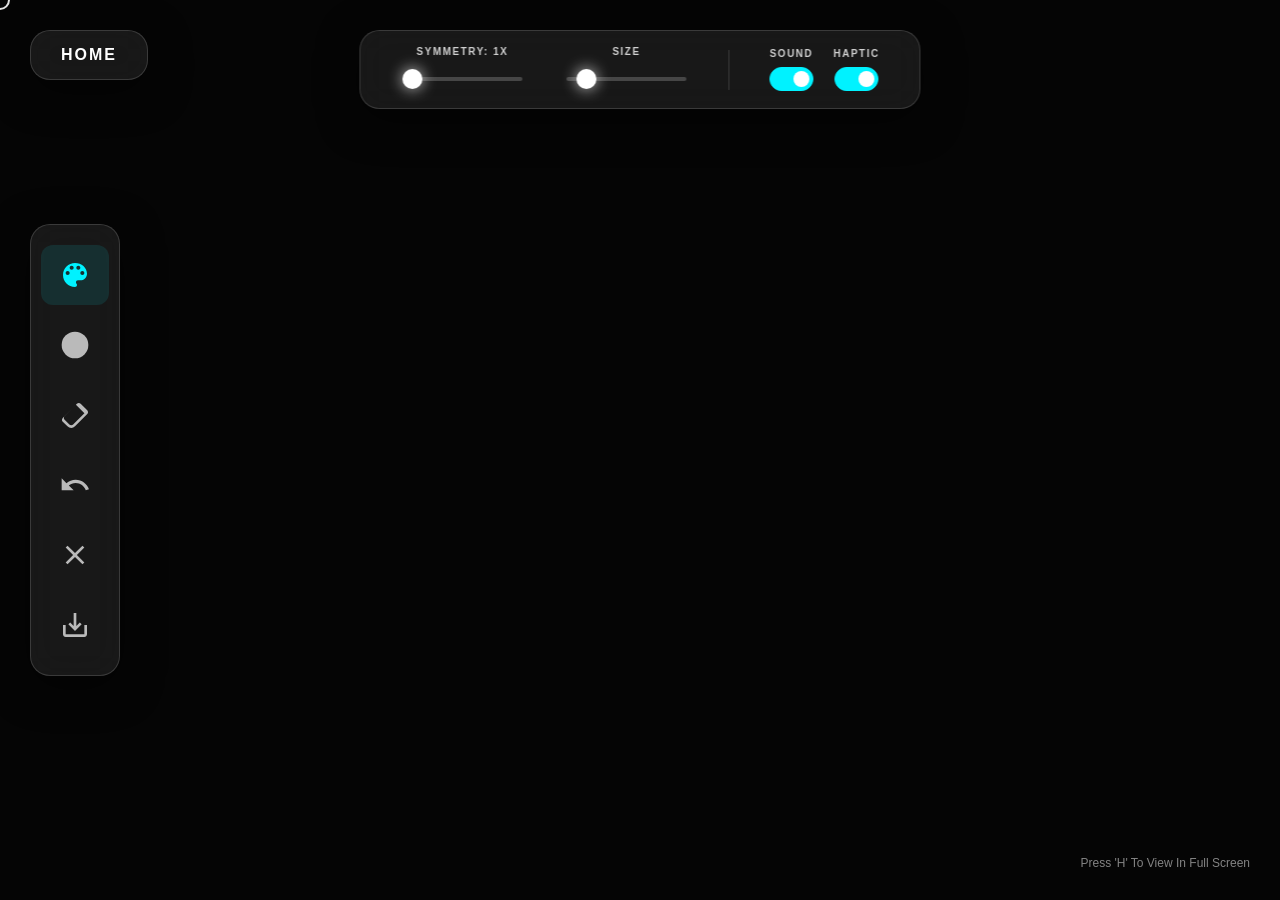
<file: tools/draw.html>
<!DOCTYPE html>
<html lang="en">
<head>
    <meta charset="UTF-8">
    <meta name="viewport" content="width=device-width, initial-scale=1">
    <title>Draw It | Stress Relief</title>
    <style>
        /* --- CSS VARIABLES & RESET --- */
        :root {
            --bg-color: #050505;
            --glass-bg: rgba(255, 255, 255, 0.08);
            --glass-border: rgba(255, 255, 255, 0.15);
            --glass-blur: 16px;
            --accent: #00f2ff;
            --text-color: #ffffff;
            --font-family: 'Segoe UI', Roboto, Helvetica, Arial, sans-serif;
            --toolbar-width: 90px;
            --btn-size: 60px;
            --icon-size: 32px;
        }

        * {
            box-sizing: border-box;
            user-select: none;
            -webkit-user-select: none;
            cursor: none; 
            -webkit-tap-highlight-color: transparent;
        }

        body, html {
            margin: 0;
            padding: 0;
            width: 100%;
            height: 100%;
            overflow: hidden;
            background-color: var(--bg-color);
            font-family: var(--font-family);
            color: var(--text-color);
        }

        /* --- CANVAS LAYERS --- */
        #drawCanvas { position: absolute; top: 0; left: 0; z-index: 1; touch-action: pinch-zoom; }
        #fxCanvas { position: absolute; top: 0; left: 0; z-index: 2; pointer-events: none; }

        /* --- UI CONTAINER --- */
        #ui-layer {
            position: absolute; top: 0; left: 0; width: 100%; height: 100%;
            z-index: 10; pointer-events: none; transition: opacity 0.3s ease;
        }
        #ui-layer.hidden { opacity: 0; pointer-events: none; }

        /* --- GLASSMORPHISM --- */
        .glass-panel {
            background: var(--glass-bg);
            backdrop-filter: blur(var(--glass-blur));
            -webkit-backdrop-filter: blur(var(--glass-blur));
            border: 1px solid var(--glass-border);
            border-radius: 20px;
            pointer-events: auto;
            box-shadow: 0 10px 40px 0 rgba(0, 0, 0, 0.5);
        }

        /* --- BUTTONS --- */
        button {
            background: transparent; border: none; color: rgba(255, 255, 255, 0.7);
            width: 100%; height: var(--btn-size); cursor: none;
            transition: transform 0.1s, color 0.2s, background 0.2s;
            display: flex; align-items: center; justify-content: center;
            border-radius: 12px;
        }
        button:hover { background: rgba(255,255,255,0.05); color: white; }
        button:active { transform: scale(0.92); }
        button.active-tool {
            color: var(--accent);
            text-shadow: 0 0 12px var(--accent);
            background: rgba(0, 242, 255, 0.1);
        }

        /* --- NAVIGATION & LAYOUT --- */
        .top-left-nav {
            position: absolute; top: 30px; left: 30px; padding: 15px 30px;
            font-weight: 700; letter-spacing: 2px; font-size: 1rem;
            text-transform: uppercase; color: white; text-decoration: none;
            display: block; transition: all 0.2s; z-index: 20;
        }
        .top-left-nav:hover { background: rgba(255,255,255,0.1); }
        .top-left-nav:active { transform: scale(0.95); }

        .toolbar {
            position: absolute; left: 30px; top: 50%; transform: translateY(-50%);
            display: flex; flex-direction: column; gap: 10px; padding: 20px 10px;
            width: var(--toolbar-width);
        }
        .tool-icon { width: var(--icon-size); height: var(--icon-size); fill: currentColor; }

        .settings-bar {
            position: absolute; top: 30px; left: 50%; transform: translateX(-50%);
            display: flex; gap: 40px; padding: 15px 40px; align-items: center;
        }
        .setting-group { display: flex; flex-direction: column; align-items: center; gap: 8px; }
        .setting-label {
            font-size: 10px; font-weight: bold; color: rgba(255,255,255,0.8);
            text-transform: uppercase; letter-spacing: 1.5px;
        }

        input[type=range] {
            appearance: none; -webkit-appearance: none; width: 120px;
            background: transparent; cursor: none; padding: 10px 0;
        }
        input[type=range]::-webkit-slider-thumb {
            -webkit-appearance: none; height: 20px; width: 20px;
            border-radius: 50%; background: var(--text-color); margin-top: -8px;
            box-shadow: 0 0 15px rgba(255,255,255,0.8); transition: transform 0.1s;
        }
        input[type=range]::-webkit-slider-thumb:active { transform: scale(1.2); background: var(--accent); }
        input[type=range]::-webkit-slider-runnable-track {
            width: 100%; height: 4px; background: rgba(255,255,255,0.2); border-radius: 4px;
        }

        /* --- TOGGLES --- */
        .divider { width: 1px; height: 40px; background: rgba(255,255,255,0.15); }
        .toggle-group { display: flex; gap: 20px; }
        .toggle-item { display: flex; flex-direction: column; align-items: center; gap: 8px; cursor: none; }
        .switch { position: relative; display: inline-block; width: 44px; height: 24px; }
        .switch input { opacity: 0; width: 0; height: 0; }
        .toggle-slider {
            position: absolute; cursor: none; top: 0; left: 0; right: 0; bottom: 0;
            background-color: rgba(255,255,255,0.1); border-radius: 34px;
            transition: .4s; border: 1px solid rgba(255,255,255,0.2);
        }
        .toggle-slider:before {
            position: absolute; content: ""; height: 16px; width: 16px; left: 3px; bottom: 3px;
            background-color: white; transition: .4s; border-radius: 50%;
        }
        input:checked + .toggle-slider { background-color: var(--accent); border-color: var(--accent); }
        input:checked + .toggle-slider:before { transform: translateX(20px); }

        /* --- CURSOR --- */
        #custom-cursor {
            position: fixed; top: 0; left: 0; width: 20px; height: 20px;
            border: 2px solid rgba(255, 255, 255, 0.9); border-radius: 50%;
            pointer-events: none; z-index: 9999; transform: translate(-50%, -50%);
            transition: width 0.1s, height 0.1s; mix-blend-mode: exclusion;
        }
        .zen-hint {
            position: absolute; bottom: 30px; right: 30px;
            font-size: 12px; opacity: 0.5; pointer-events: none;
        }
    </style>
    <link rel="manifest" href="../manifest.webmanifest">
    <link rel="icon" href="../assets/icon-192.png">
    <link rel="stylesheet" href="../assets/accessibility.css">
    <script type="module" src="../assets/shared.js"></script>
</head>
<body>

    <div id="custom-cursor"></div>
    <canvas id="drawCanvas"></canvas>
    <canvas id="fxCanvas"></canvas>

    <div id="ui-layer">
        <a href="../index.html" class="glass-panel top-left-nav">Home</a>

        <div class="glass-panel settings-bar">
            <div class="setting-group">
                <label class="setting-label" for="symmetryRange">Symmetry: <span id="sym-val">1</span>x</label>
                <input type="range" id="symmetryRange" min="1" max="12" value="1" step="1">
            </div>
            <div class="setting-group">
                <label class="setting-label" for="sizeRange">Size</label>
                <input type="range" id="sizeRange" min="2" max="60" value="8">
            </div>
            <div class="divider"></div>
            <div class="toggle-group">
                <label class="toggle-item">
                    <span class="setting-label">Sound</span>
                    <div class="switch">
                        <input type="checkbox" id="soundToggle" checked>
                        <span class="toggle-slider"></span>
                    </div>
                </label>
                <label class="toggle-item">
                    <span class="setting-label">Haptic</span>
                    <div class="switch">
                        <input type="checkbox" id="hapticToggle" checked>
                        <span class="toggle-slider"></span>
                    </div>
                </label>
            </div>
        </div>

        <div class="glass-panel toolbar">
            <button id="btn-rainbow" class="active-tool" title="Rainbow"><svg class="tool-icon" viewBox="0 0 24 24"><path d="M12 3c-4.97 0-9 4.03-9 9s4.03 9 9 9c.83 0 1.5-.67 1.5-1.5 0-.39-.15-.74-.39-1.01-.23-.26-.38-.61-.38-.99 0-.83.67-1.5 1.5-1.5H16c2.76 0 5-2.24 5-5 0-4.42-4.03-8-9-8zm-5.5 9c-.83 0-1.5-.67-1.5-1.5S5.67 9 6.5 9 8 9.67 8 10.5 7.33 12 6.5 12zm3-4C8.67 8 8 7.33 8 6.5S8.67 5 9.5 5s1.5.67 1.5 1.5S10.33 8 9.5 8zm5 0c-.83 0-1.5-.67-1.5-1.5S13.67 5 14.5 5s1.5.67 1.5 1.5S15.33 8 14.5 8zm3 4c-.83 0-1.5-.67-1.5-1.5S16.67 9 17.5 9s1.5.67 1.5 1.5-.67 1.5-1.5 1.5z"/></svg></button>
            <button id="btn-color" title="Single Color"><svg class="tool-icon" viewBox="0 0 24 24"><circle cx="12" cy="12" r="10"/></svg></button>
            <button id="btn-eraser" title="Eraser"><svg class="tool-icon" viewBox="0 0 24 24"><path d="M16.24 3.56l4.95 4.94c.78.79.78 2.05 0 2.84L12 20.53a4.008 4.008 0 0 1-5.66 0L2.81 17c-.78-.79-.78-2.05 0-2.84l10.6-10.6c.79-.78 2.05-.78 2.83 0zM4.22 15.58l3.54 3.53c.78.79 2.04.79 2.83 0l8.48-8.48-6.37-6.37-8.48 8.48c-.78.78-.78 2.04 0 2.84z"/></svg></button>
            <button id="btn-undo" title="Undo"><svg class="tool-icon" viewBox="0 0 24 24"><path d="M12.5 8c-2.65 0-5.05.99-6.9 2.6L2 7v9h9l-3.62-3.62c1.39-1.16 3.16-1.88 5.12-1.88 3.54 0 6.55 2.31 7.6 5.5l2.37-.78C21.08 11.03 17.15 8 12.5 8z"/></svg></button>
            <button id="btn-clear" title="Clear All"><svg class="tool-icon" viewBox="0 0 24 24"><path d="M19 6.41L17.59 5 12 10.59 6.41 5 5 6.41 10.59 12 5 17.59 6.41 19 12 13.41 17.59 19 19 17.59 13.41 12z"/></svg></button>
            <button id="btn-save" title="Save Image"><svg class="tool-icon" viewBox="0 0 24 24"><path d="M19 12v7H5v-7H3v7c0 1.1.9 2 2 2h14c1.1 0 2-.9 2-2v-7h-2zm-6 .67l2.59-2.58L17 11.5l-5 5-5-5 1.41-1.41L11 12.67V3h2v9.67z"/></svg></button>
        </div>
        <div class="zen-hint">Press 'H' To View In Full Screen</div>
    </div>

    <script>
        /**
         * --- ROBUST AUDIO ENGINE ---
         * 1. Creates White Noise Buffer
         * 2. Uses Bandpass filter for "Scratchy" texture
         * 3. Dynamically changes volume based on drawing speed
         */
        const AudioEngine = {
            ctx: null,
            gainNode: null,
            filterNode: null,
            source: null,
            isSetup: false,

            init: function() {
                if (this.isSetup) return;
                try {
                    const AudioContext = window.AudioContext || window.webkitAudioContext;
                    this.ctx = new AudioContext();
                    
                    // Create White Noise Buffer (Stronger than Pink)
                    const bufferSize = this.ctx.sampleRate * 2; 
                    const buffer = this.ctx.createBuffer(1, bufferSize, this.ctx.sampleRate);
                    const data = buffer.getChannelData(0);
                    for (let i = 0; i < bufferSize; i++) {
                        data[i] = Math.random() * 2 - 1; // Pure White Noise
                    }

                    // Source
                    this.source = this.ctx.createBufferSource();
                    this.source.buffer = buffer;
                    this.source.loop = true;

                    // Filter (Bandpass 600-1200Hz simulates paper friction)
                    this.filterNode = this.ctx.createBiquadFilter();
                    this.filterNode.type = 'bandpass';
                    this.filterNode.frequency.value = 800;
                    this.filterNode.Q.value = 0.8;

                    // Volume
                    this.gainNode = this.ctx.createGain();
                    this.gainNode.gain.value = 0; // Start Silent

                    // Connect
                    this.source.connect(this.filterNode);
                    this.filterNode.connect(this.gainNode);
                    this.gainNode.connect(this.ctx.destination);

                    this.source.start(0);
                    this.isSetup = true;
                    console.log("Audio Engine Initialized");
                } catch(e) {
                    console.error("Audio init failed", e);
                }
            },

            // Called when pen touches paper
            wakeUp: function() {
                if (!this.isSetup) this.init();
                // Crucial: Check for suspended state (Chrome policy)
                if (this.ctx && this.ctx.state === 'suspended') {
                    this.ctx.resume().then(() => console.log("Audio Resumed"));
                }
            },

            // Called continuously while drawing
            update: function(velocity) {
                if (!state.soundEnabled || !this.isSetup) return;
                
                const now = this.ctx.currentTime;
                // Map velocity (0-50) to volume (0.05 - 0.25)
                // Faster = Louder
                const targetVol = Math.min(0.25, 0.05 + (velocity * 0.005));
                
                // Small jitter to frequency for realism
                const freqJitter = 800 + (Math.random() * 200);

                this.gainNode.gain.setTargetAtTime(targetVol, now, 0.02); // Fast attack
                this.filterNode.frequency.setTargetAtTime(freqJitter, now, 0.05);
            },

            // Called when pen lifts
            stop: function() {
                if (!this.isSetup) return;
                const now = this.ctx.currentTime;
                this.gainNode.gain.setTargetAtTime(0, now, 0.1); // Quick fade out
            }
        };

        // --- APP LOGIC ---
        const canvas = document.getElementById('drawCanvas');
        const ctx = canvas.getContext('2d', { willReadFrequently: true });
        const fxCanvas = document.getElementById('fxCanvas');
        const fxCtx = fxCanvas.getContext('2d');
        const cursor = document.getElementById('custom-cursor');
        const uiLayer = document.getElementById('ui-layer');

        const state = {
            isDrawing: false,
            mode: 'rainbow',
            colorHsl: 0,
            staticColor: '#00f2ff',
            baseSize: 8,
            symmetry: 1,
            history: [],
            historyIndex: -1,
            lastPoint: { x: 0, y: 0 },
            lastWidth: 0,
            zenMode: false,
            soundEnabled: true,
            hapticsEnabled: true,
            hapticThrottle: 0
        };

        const particles = [];
        const reducedMotion = matchMedia('(prefers-reduced-motion: reduce)');
        let effectsFrame;

        function resize() {
            let temp;
            if (canvas.width > 0) temp = ctx.getImageData(0,0, canvas.width, canvas.height);
            canvas.width = window.innerWidth;
            canvas.height = window.innerHeight;
            fxCanvas.width = window.innerWidth;
            fxCanvas.height = window.innerHeight;
            if (temp) ctx.putImageData(temp, 0, 0);
        }
        window.addEventListener('resize', resize);
        resize();

        function saveState() {
            if (state.historyIndex < state.history.length - 1) {
                state.history = state.history.slice(0, state.historyIndex + 1);
            }
            state.history.push(ctx.getImageData(0, 0, canvas.width, canvas.height));
            if (state.history.length > 15) state.history.shift();
            else state.historyIndex++;
        }

        function undo() {
            if (state.historyIndex > 0) {
                state.historyIndex--;
                ctx.putImageData(state.history[state.historyIndex], 0, 0);
            } else if (state.historyIndex === 0) {
                ctx.clearRect(0,0,canvas.width, canvas.height);
                state.historyIndex = -1;
            }
        }

        function getPointerPos(event) {
            const rect = canvas.getBoundingClientRect();
            return { x: event.clientX - rect.left, y: event.clientY - rect.top };
        }

        let activePointer;
        function startDrawing(e) {
            if (!e.isPrimary || e.button !== 0 || activePointer !== undefined) return;
            activePointer = e.pointerId;
            canvas.setPointerCapture(activePointer);
            // WAKE UP AUDIO
            AudioEngine.wakeUp();

            state.isDrawing = true;
            const pos = getPointerPos(e);
            state.lastPoint = pos;
            state.lastWidth = state.baseSize;
            
            if (state.historyIndex === -1 && state.history.length === 0) saveState();
        }

        function stopDrawing(event) {
            if (event.pointerId !== activePointer) return;
            activePointer = undefined;
            state.isDrawing = false;
            saveState();
            AudioEngine.stop();
        }

        function draw(e) {
            if (e.pointerId !== activePointer) return;
            const pos = getPointerPos(e);
            cursor.style.left = e.clientX + 'px';
            cursor.style.top = e.clientY + 'px';

            // Calculate Velocity
            const dist = Math.hypot(pos.x - state.lastPoint.x, pos.y - state.lastPoint.y);
            const velocity = Math.min(dist, 50);

            // AUDIO UPDATE
            AudioEngine.update(velocity);

            // HAPTICS
            if (state.hapticsEnabled && navigator.vibrate) {
                const now = Date.now();
                if (now - state.hapticThrottle > 60) { 
                    navigator.vibrate(5); 
                    state.hapticThrottle = now;
                }
            }

            // Drawing Physics
            const targetWidth = Math.max(state.baseSize * 0.2, state.baseSize - (velocity * 0.15));
            const currentWidth = state.lastWidth + (targetWidth - state.lastWidth) * 0.2;

            if (state.mode === 'rainbow') {
                state.colorHsl = (state.colorHsl + 2) % 360;
                ctx.strokeStyle = `hsl(${state.colorHsl}, 100%, 60%)`;
                ctx.shadowColor = `hsl(${state.colorHsl}, 100%, 60%)`;
            } else if (state.mode === 'eraser') {
                ctx.strokeStyle = '#050505';
                ctx.shadowColor = 'transparent';
            } else {
                ctx.strokeStyle = state.staticColor;
                ctx.shadowColor = state.staticColor;
            }

            ctx.lineWidth = currentWidth;
            ctx.lineCap = 'round';
            ctx.lineJoin = 'round';
            ctx.shadowBlur = (state.mode === 'eraser') ? 0 : 15;

            const cx = canvas.width / 2;
            const cy = canvas.height / 2;
            const sectors = state.symmetry;
            const angleStep = (Math.PI * 2) / sectors;

            ctx.save();
            ctx.translate(cx, cy);

            for (let i = 0; i < sectors; i++) {
                ctx.rotate(angleStep);
                const x1 = state.lastPoint.x - cx;
                const y1 = state.lastPoint.y - cy;
                const x2 = pos.x - cx;
                const y2 = pos.y - cy;

                ctx.beginPath();
                ctx.moveTo(x1, y1);
                const midX = (x1 + x2) / 2;
                const midY = (y1 + y2) / 2;
                ctx.quadraticCurveTo(x1, y1, midX, midY);
                ctx.lineTo(x2, y2);
                ctx.stroke();
            }
            ctx.restore();

            if (state.mode !== 'eraser' && Math.random() > 0.7) {
                spawnParticles(pos.x, pos.y, ctx.strokeStyle);
            }

            state.lastPoint = pos;
            state.lastWidth = currentWidth;
        }

        // Listeners
        canvas.addEventListener('pointerdown', startDrawing);
        canvas.addEventListener('pointermove', draw);
        canvas.addEventListener('pointerup', stopDrawing);
        canvas.addEventListener('pointercancel', stopDrawing);
        canvas.addEventListener('lostpointercapture', stopDrawing);

        document.getElementById('symmetryRange').addEventListener('input', (e) => {
            state.symmetry = parseInt(e.target.value);
            document.getElementById('sym-val').innerText = state.symmetry;
        });

        document.getElementById('sizeRange').addEventListener('input', (e) => {
            state.baseSize = parseInt(e.target.value);
            cursor.style.width = (state.baseSize * 2) + 'px';
            cursor.style.height = (state.baseSize * 2) + 'px';
        });

        document.getElementById('soundToggle').addEventListener('change', (e) => {
            state.soundEnabled = e.target.checked;
            if(!state.soundEnabled) AudioEngine.stop();
        });

        document.getElementById('hapticToggle').addEventListener('change', (e) => {
            state.hapticsEnabled = e.target.checked;
        });

        const tools = {
            'btn-rainbow': () => { state.mode = 'rainbow'; },
            'btn-color': () => { 
                state.mode = 'color'; 
                const colors = ['#ff0055', '#00f2ff', '#39ff14', '#ffff00', '#bd00ff', '#ff8800'];
                state.staticColor = colors[Math.floor(Math.random() * colors.length)];
            },
            'btn-eraser': () => { state.mode = 'eraser'; },
            'btn-undo': () => { undo(); },
            'btn-clear': () => { ctx.clearRect(0,0, canvas.width, canvas.height); saveState(); },
            'btn-save': () => {
                const link = document.createElement('a');
                link.download = 'yourdrawing.png';
                link.href = canvas.toDataURL();
                link.click();
            }
        };

        Object.keys(tools).forEach(id => {
            const btn = document.getElementById(id);
            btn.addEventListener('click', (e) => {
                tools[id]();
                if (['btn-rainbow', 'btn-color', 'btn-eraser'].includes(id)) {
                    document.querySelectorAll('.toolbar button').forEach(b => b.classList.remove('active-tool'));
                    btn.classList.add('active-tool');
                }
            });
        });

        window.addEventListener('keydown', (e) => {
            if ((e.ctrlKey || e.metaKey) && e.key === 'z') undo();
            if (e.key.toLowerCase() === 'h') {
                state.zenMode = !state.zenMode;
                uiLayer.classList.toggle('hidden');
                cursor.style.display = state.zenMode ? 'none' : 'block';
            }
        });

        class Particle {
            constructor(x, y, color) {
                this.x = x + (Math.random() - 0.5) * 20;
                this.y = y + (Math.random() - 0.5) * 20;
                this.vx = (Math.random() - 0.5) * 2;
                this.vy = (Math.random() - 0.5) * 2;
                this.life = 1.0;
                this.color = color;
                this.size = Math.random() * 4;
            }
            update() { this.x += this.vx; this.y += this.vy; this.life -= 0.03; this.size *= 0.95; }
            draw(ctx) {
                ctx.globalAlpha = this.life;
                ctx.fillStyle = this.color;
                ctx.beginPath();
                ctx.arc(this.x, this.y, this.size, 0, Math.PI * 2);
                ctx.fill();
                ctx.globalAlpha = 1.0;
            }
        }

        function spawnParticles(x, y, color) {
            if (reducedMotion.matches) return;
            for(let i=0; i<3; i++) particles.push(new Particle(x, y, color));
            effectsFrame ??= requestAnimationFrame(animate);
        }

        function animate() {
            fxCtx.clearRect(0, 0, fxCanvas.width, fxCanvas.height);
            if (reducedMotion.matches) particles.length = 0;
            for (let i = particles.length - 1; i >= 0; i--) {
                const p = particles[i];
                p.update();
                p.draw(fxCtx);
                if (p.life <= 0) particles.splice(i, 1);
            }
            effectsFrame = particles.length ? requestAnimationFrame(animate) : undefined;
        }

        document.body.addEventListener('mousemove', (e) => {
            if(!state.isDrawing) {
                cursor.style.left = e.clientX + 'px';
                cursor.style.top = e.clientY + 'px';
            }
        });
    </script>

    <link rel="manifest" href="../manifest.webmanifest">
    <link rel="icon" href="../assets/icon-192.png">
    <link rel="stylesheet" href="../assets/accessibility.css">
    <script type="module" src="../assets/shared.js"></script>
</head>
<body>
    
</body>
</html>
</file>
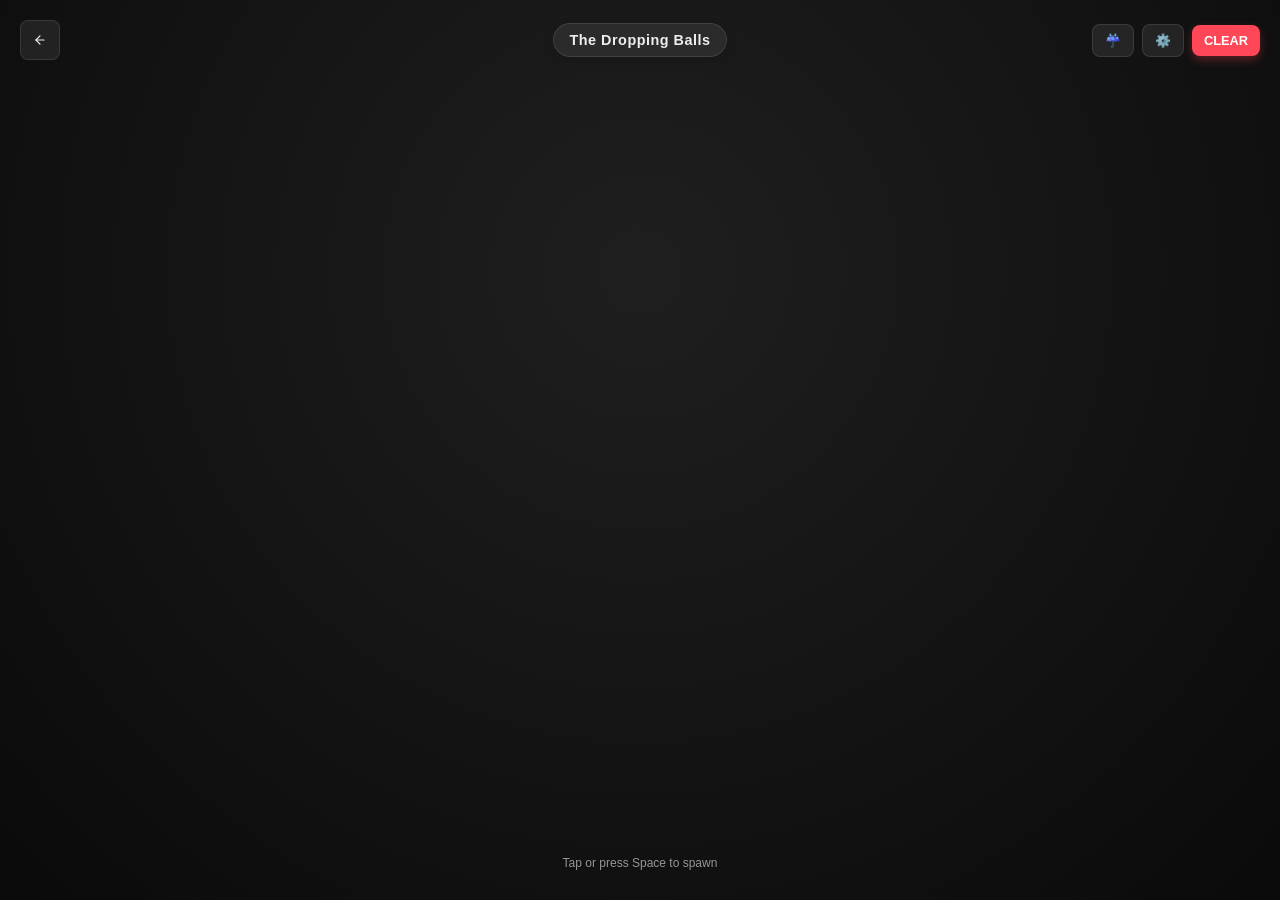
<file: tools/dropballs.html>
<!DOCTYPE html>
<html lang="en">
<head>
    <meta charset="UTF-8">
    <meta name="viewport" content="width=device-width, initial-scale=1">
    <title>The Dropping Balls</title>
    <meta name="description" content="A physics-based ball dropping playground with musical sounds.">
    <meta name="theme-color" content="#1a1a1a">

    <style>
        :root {
            --bg-color: #121212;
            --bg-gradient: radial-gradient(circle at 50% 30%, #1f1f1f, #0a0a0a);
            --text-color: #eeeeee;
            --ui-bg: rgba(255, 255, 255, 0.08);
            --ui-border: rgba(255, 255, 255, 0.1);
            --brand-color: #ffffff;
            --accent-color: #3b82f6;
            --rain-color: #0ea5e9;
            --danger-color: #ff4757;
            --font-stack: 'Inter', -apple-system, BlinkMacSystemFont, "Segoe UI", Roboto, Helvetica, Arial, sans-serif;
        }

        [data-theme="light"] {
            --bg-color: #f0f2f5;
            --bg-gradient: radial-gradient(circle at 50% 30%, #ffffff, #e0e0e0);
            --text-color: #222222;
            --ui-bg: rgba(0, 0, 0, 0.05);
            --ui-border: rgba(0, 0, 0, 0.1);
            --brand-color: #000000;
        }

        * {
            box-sizing: border-box;
            user-select: none;
            -webkit-user-select: none;
            -webkit-tap-highlight-color: transparent;
        }

        body {
            margin: 0;
            padding: 0;
            overflow: hidden;
            width: 100vw;
            height: 100vh;
            background-color: var(--bg-color);
            background-image: var(--bg-gradient);
            font-family: var(--font-stack);
            color: var(--text-color);
            transition: background 0.3s ease, color 0.3s ease;
        }

        /* --- UI Overlay --- */
        .ui-layer {
            position: absolute;
            top: 0;
            left: 0;
            width: 100%;
            height: 100%;
            pointer-events: none;
            z-index: 10;
            display: flex;
            flex-direction: column;
            justify-content: space-between;
            padding: 20px;
        }

        .header {
            display: flex;
            justify-content: center;
            align-items: center;
            position: relative;
            height: 40px; /* Fixed height for alignment */
        }

        /* Brand Pill (Center) */
        .brand-pill {
            pointer-events: auto;
            background: var(--ui-bg);
            backdrop-filter: blur(10px);
            -webkit-backdrop-filter: blur(10px);
            padding: 8px 16px;
            border-radius: 999px;
            border: 1px solid var(--ui-border);
            font-weight: 600;
            font-size: 0.9rem;
            letter-spacing: 0.5px;
            box-shadow: 0 4px 12px rgba(0,0,0,0.1);
            z-index: 2;
        }

        /* Controls (Right) */
        .controls {
            pointer-events: auto;
            position: absolute;
            right: 0;
            top: 0;
            display: flex;
            gap: 8px;
            align-items: center;
            height: 100%;
        }

        /* Back Button (Left) */
        .btn-back {
            pointer-events: auto;
            position: absolute;
            left: 0;
            top: 0;
            height: 100%;
            width: 40px; /* Square aspect */
            display: flex;
            align-items: center;
            justify-content: center;
            padding: 0;
        }

        .btn {
            background: var(--ui-bg);
            border: 1px solid var(--ui-border);
            color: var(--text-color);
            padding: 8px 12px;
            border-radius: 8px;
            cursor: pointer;
            font-size: 0.8rem;
            font-weight: 600;
            transition: all 0.2s ease;
            font-family: var(--font-stack);
            display: flex;
            align-items: center;
            justify-content: center;
        }

        .btn:hover {
            background: rgba(128, 128, 128, 0.2);
            transform: translateY(-1px);
        }

        .btn:active {
            transform: translateY(1px);
        }

        .btn svg {
            stroke: currentColor;
            width: 20px;
            height: 20px;
        }

        /* Rain Button Active State */
        .btn-rain.active {
            background-color: var(--rain-color);
            color: white;
            box-shadow: 0 0 15px rgba(14, 165, 233, 0.4);
            border-color: var(--rain-color);
        }

        .btn-clear {
            background-color: var(--danger-color);
            color: white;
            border: none;
            box-shadow: 0 4px 10px rgba(255, 71, 87, 0.3);
        }

        .btn-clear:hover {
            background: #e8414f;
        }

        .settings-panel {
            pointer-events: auto;
            background: var(--ui-bg);
            backdrop-filter: blur(12px);
            -webkit-backdrop-filter: blur(12px);
            border-radius: 12px;
            padding: 15px;
            position: absolute;
            right: 0;
            top: 50px;
            display: flex;
            flex-direction: column;
            gap: 12px;
            width: 200px;
            border: 1px solid var(--ui-border);
            transform-origin: top right;
            transition: opacity 0.2s, transform 0.2s;
            opacity: 0;
            pointer-events: none;
            transform: scale(0.95);
        }

        .settings-panel.open {
            opacity: 1;
            pointer-events: auto;
            transform: scale(1);
        }

        .setting-row {
            display: flex;
            justify-content: space-between;
            align-items: center;
            font-size: 0.8rem;
        }

        input[type="range"] {
            width: 80px;
            accent-color: var(--text-color);
        }

        .footer-hint {
            text-align: center;
            font-size: 0.75rem;
            opacity: 0.6;
            margin-bottom: 10px;
            text-shadow: 0 1px 2px rgba(0,0,0,0.5);
        }

        /* --- Playground & Balls --- */
        #playground {
            position: absolute;
            top: 0;
            left: 0;
            width: 100%;
            height: 100%;
            z-index: 1;
            overflow: hidden;
        }

        .ball {
            position: absolute;
            border-radius: 50%;
            will-change: transform;
            top: 0;
            left: 0;
            pointer-events: none;
            box-shadow: inset -2px -2px 6px rgba(0,0,0,0.3), inset 2px 2px 6px rgba(255,255,255,0.4);
        }

        .ball.settled {
            animation: wobble 2s ease-in-out infinite;
        }

        @keyframes wobble {
            0%, 100% { transform: scale(1); }
            50% { transform: scale(1.02, 0.98); }
        }

        .ripple {
            position: absolute;
            border-radius: 50%;
            border: 2px solid rgba(255, 255, 255, 0.5);
            pointer-events: none;
            animation: ripple-anim 0.6s linear forwards;
            transform: translate(-50%, -50%);
        }

        @keyframes ripple-anim {
            0% { width: 0; height: 0; opacity: 1; border-width: 4px; }
            100% { width: 100px; height: 100px; opacity: 0; border-width: 0; }
        }

        /* Mobile Adjustment to prevent overlap */
        @media (max-width: 450px) {
            .brand-pill {
                font-size: 0.8rem;
                padding: 6px 12px;
                opacity: 0; /* Hide brand on very small screens to save space */
                pointer-events: none;
            }
        }
    </style>
    <link rel="manifest" href="../manifest.webmanifest">
    <link rel="icon" href="../assets/icon-192.png">
    <link rel="stylesheet" href="../assets/accessibility.css">
    <script type="module" src="../assets/shared.js"></script>
</head>
<body>

    <div class="ui-layer">
        <div class="header">
            <a class="btn btn-back" href="../index.html" aria-label="CalmSpace home">
                <svg viewBox="0 0 24 24" fill="none" stroke-width="2" stroke-linecap="round" stroke-linejoin="round">
                    <line x1="19" y1="12" x2="5" y2="12"></line>
                    <polyline points="12 19 5 12 12 5"></polyline>
                </svg>
            </a>

            <div class="brand-pill">The Dropping Balls</div>
            
            <div class="controls">
                <button class="btn btn-rain" id="btn-rain" aria-label="Toggle Rain">☔</button>
                <button class="btn" id="btn-settings" aria-label="Settings">⚙️</button>
                <button class="btn btn-clear" id="btn-clear">CLEAR</button>
            </div>

            <div class="settings-panel" id="settings-panel">
                <div class="setting-row">
                    <span>Theme</span>
                    <button class="btn" id="toggle-theme" style="padding: 4px 8px; font-size: 0.7rem;">Dark</button>
                </div>
                <div class="setting-row">
                    <label for="check-sound">Sound</label>
                    <input type="checkbox" id="check-sound" checked>
                </div>
                <div class="setting-row">
                    <label for="check-haptic">Haptics</label>
                    <input type="checkbox" id="check-haptic" checked>
                </div>
                <div class="setting-row">
                    <label for="range-gravity">Gravity</label>
                    <input type="range" id="range-gravity" min="0.1" max="1.5" step="0.1" value="0.5">
                </div>
                <div class="setting-row">
                    <label for="range-bounce">Bounce</label>
                    <input type="range" id="range-bounce" min="0.1" max="0.9" step="0.1" value="0.7">
                </div>
                <div class="setting-row">
                    <label for="range-size">Size</label>
                    <input type="range" id="range-size" min="10" max="100" step="5" value="40">
                </div>
            </div>
        </div>

        <div class="footer-hint">
            Tap or press Space to spawn
        </div>
    </div>

    <div id="playground"></div>

    <script>
        /**
         * ------------------------------------------------------------------
         * CONFIGURATION & STATE
         * ------------------------------------------------------------------
         */
        const CONFIG = {
            maxBalls: 250, 
            friction: 0.99, 
            groundFriction: 0.96,
            sleepThreshold: 0.1,
            colors: [
                '#FF9AA2', '#FFB7B2', '#FFDAC1', '#E2F0CB', '#B5EAD7', 
                '#C7CEEA', '#F6EAC2', '#FFC8A2', '#D4F0F0', '#ECC5F5'
            ],
            // Musical Pentatonic Scale (Ratios)
            musicalScale: [0.5, 0.5625, 0.625, 0.75, 0.833, 1.0, 1.125, 1.25, 1.5, 1.666, 2.0]
        };

        const state = {
            balls: [],
            theme: 'dark',
            sound: true,
            haptic: true,
            isRaining: false,
            lastRainTime: 0,
            rainInterval: 150, 
            gravity: 0.5,
            bounce: 0.7,
            ballSize: 40,
            audioCtx: null,
            soundBuffer: null,
            width: window.innerWidth,
            height: window.innerHeight,
            audioUnlocked: false
        };

        const playground = document.getElementById('playground');
        const settingsPanel = document.getElementById('settings-panel');
        
        /**
         * ------------------------------------------------------------------
         * AUDIO ENGINE: MARIMBA SYNTH
         * ------------------------------------------------------------------
         */
        function initAudio() {
            if (state.audioCtx) return;
            const AudioContext = window.AudioContext || window.webkitAudioContext;
            state.audioCtx = new AudioContext();
            createInstrumentBuffer();
        }

        function createInstrumentBuffer() {
            if (!state.audioCtx) return;
            const sampleRate = state.audioCtx.sampleRate;
            const duration = 0.5; 
            const length = sampleRate * duration;
            const buffer = state.audioCtx.createBuffer(1, length, sampleRate);
            const data = buffer.getChannelData(0);

            for (let i = 0; i < length; i++) {
                const t = i / sampleRate;
                const fundamental = Math.sin(2 * Math.PI * 440 * t); 
                const harmonic = Math.sin(2 * Math.PI * 880 * t) * 0.5;
                const envelope = Math.exp(-8 * t); 
                data[i] = (fundamental + harmonic) * envelope * 0.5;
            }
            state.soundBuffer = buffer;
        }

        function playNote(velocity) {
            if (!state.sound || !state.soundBuffer || !state.audioCtx) return;
            if (state.audioCtx.state === 'suspended') state.audioCtx.resume();

            const gainVal = Math.min(Math.abs(velocity) / 20, 0.4);
            if (gainVal < 0.02) return; 

            const pitchRatio = CONFIG.musicalScale[Math.floor(Math.random() * CONFIG.musicalScale.length)];

            const source = state.audioCtx.createBufferSource();
            source.buffer = state.soundBuffer;
            source.playbackRate.value = pitchRatio;

            const gainNode = state.audioCtx.createGain();
            gainNode.gain.value = gainVal;

            source.connect(gainNode);
            gainNode.connect(state.audioCtx.destination);
            source.start(0);
        }

        function triggerHaptic() {
            if (state.haptic && navigator.vibrate) navigator.vibrate(4); 
        }

        /**
         * ------------------------------------------------------------------
         * PHYSICS & RENDERING
         * ------------------------------------------------------------------
         */
        class Ball {
            constructor(x, y) {
                this.x = x;
                this.y = y;
                this.vx = (Math.random() - 0.5) * 10;
                this.vy = (Math.random() * 5) - 2; 
                this.radius = state.ballSize / 2;
                this.color = CONFIG.colors[Math.floor(Math.random() * CONFIG.colors.length)];
                this.isSleeping = false;
                this.el = document.createElement('div');
                this.needsPaint = true;
                this.initDOM();
            }

            initDOM() {
                this.el.className = 'ball';
                this.el.style.width = `${state.ballSize}px`;
                this.el.style.height = `${state.ballSize}px`;
                this.el.style.background = `radial-gradient(circle at 30% 30%, #fff, ${this.color})`;
                this.render();
                playground.appendChild(this.el);
            }

            update() {
                if (this.isSleeping) return;

                this.vy += parseFloat(state.gravity);
                this.vx *= CONFIG.friction;
                this.vy *= CONFIG.friction;

                this.x += this.vx;
                this.y += this.vy;

                const floor = state.height - this.radius;
                if (this.y > floor) {
                    this.y = floor;
                    if (this.vy > 0) {
                        if (Math.abs(this.vy) > 2) {
                            playNote(this.vy);
                            if(Math.abs(this.vy) > 8) triggerHaptic();
                        }
                        this.vy *= -parseFloat(state.bounce);
                        this.vx *= CONFIG.groundFriction;
                    }
                }

                if (this.x < this.radius) {
                    this.x = this.radius;
                    this.vx *= -parseFloat(state.bounce);
                } else if (this.x > state.width - this.radius) {
                    this.x = state.width - this.radius;
                    this.vx *= -parseFloat(state.bounce);
                }

                if (Math.abs(this.vx) < CONFIG.sleepThreshold && 
                    Math.abs(this.vy) < CONFIG.sleepThreshold && 
                    this.y >= floor - 1) {
                    this.isSleeping = true;
                    this.y = floor; 
                    this.el.classList.add('settled');
                }

                this.needsPaint = true;
            }

            render() {
                if (!this.needsPaint) return;
                const drawX = this.x - this.radius;
                const drawY = this.y - this.radius;
                this.el.style.transform = `translate3d(${drawX.toFixed(1)}px, ${drawY.toFixed(1)}px, 0)`;
                this.needsPaint = false;
            }
        }

        function loop() {
            if (state.isRaining) {
                const now = Date.now();
                if (now - state.lastRainTime > state.rainInterval) {
                    spawnBall(Math.random() * (state.width - 50) + 25, -50);
                    state.lastRainTime = now;
                }
            }
            state.balls.forEach(ball => {
                ball.update();
                ball.render();
            });
            requestAnimationFrame(loop);
        }

        /**
         * ------------------------------------------------------------------
         * INPUT & INTERACTIONS
         * ------------------------------------------------------------------
         */
        function spawnBall(x, y) {
            if(!state.audioUnlocked) {
                initAudio();
                if(state.audioCtx && state.audioCtx.state === 'suspended') state.audioCtx.resume();
                state.audioUnlocked = true;
            }

            if (state.balls.length >= CONFIG.maxBalls) {
                const oldBall = state.balls.shift();
                if (oldBall && oldBall.el.parentNode) {
                    oldBall.el.parentNode.removeChild(oldBall.el);
                }
            }

            const b = new Ball(x, y);
            state.balls.push(b);
            
            if (y > 0) createRipple(x, y);
        }

        function createRipple(x, y) {
            const r = document.createElement('div');
            r.className = 'ripple';
            r.style.left = x + 'px';
            r.style.top = y + 'px';
            playground.appendChild(r);
            setTimeout(() => { if(r.parentNode) r.parentNode.removeChild(r); }, 600);
        }

        function clearBalls() {
            state.balls.forEach(b => {
                if (b.el.parentNode) b.el.parentNode.removeChild(b.el);
            });
            state.balls = [];
        }

        // Global Listeners
        window.addEventListener('resize', () => {
            state.width = window.innerWidth;
            state.height = window.innerHeight;
        });

        document.addEventListener('pointerdown', (e) => {
            if (e.button !== 0 || !e.isPrimary) return;
            if (e.target.closest('.ui-layer') && !e.target.closest('#playground')) return;
            spawnBall(e.clientX, e.clientY);
        });


        document.addEventListener('keydown', (e) => {
            if (e.target.closest('button, a, input, select, textarea')) return;
            if (e.code === 'Space' || e.code === 'Enter') {
                e.preventDefault();
                spawnBall(state.width / 2, 50);
            }
        });

        /**
         * ------------------------------------------------------------------
         * UI Logic
         * ------------------------------------------------------------------
         */
        function loadSettings() {
            const s = localStorage.getItem('ballouch_settings');
            if (s) {
                const parsed = JSON.parse(s);
                state.theme = parsed.theme || 'dark';
                state.sound = parsed.sound ?? true;
                state.haptic = parsed.haptic ?? true;
                state.gravity = parsed.gravity || 0.5;
                state.bounce = parsed.bounce || 0.7;
                state.ballSize = parsed.ballSize || 40;
            }
            applySettings();
        }

        function saveSettings() {
            localStorage.setItem('ballouch_settings', JSON.stringify({
                theme: state.theme,
                sound: state.sound,
                haptic: state.haptic,
                gravity: state.gravity,
                bounce: state.bounce,
                ballSize: state.ballSize
            }));
        }

        function applySettings() {
            document.body.setAttribute('data-theme', state.theme);
            document.getElementById('toggle-theme').innerText = state.theme === 'dark' ? 'Light' : 'Dark';
            document.getElementById('check-sound').checked = state.sound;
            document.getElementById('check-haptic').checked = state.haptic;
            document.getElementById('range-gravity').value = state.gravity;
            document.getElementById('range-bounce').value = state.bounce;
            document.getElementById('range-size').value = state.ballSize;
        }

        // Button Event Handlers
        document.getElementById('btn-settings').addEventListener('click', (e) => {
            e.stopPropagation();
            settingsPanel.classList.toggle('open');
        });

        document.addEventListener('click', (e) => {
            if (!settingsPanel.contains(e.target) && e.target.id !== 'btn-settings') {
                settingsPanel.classList.remove('open');
            }
        });

        document.getElementById('toggle-theme').addEventListener('click', () => {
            state.theme = state.theme === 'dark' ? 'light' : 'dark';
            applySettings();
            saveSettings();
        });

        document.getElementById('check-sound').addEventListener('change', (e) => {
            state.sound = e.target.checked;
            saveSettings();
            if(state.sound) initAudio();
        });

        document.getElementById('check-haptic').addEventListener('change', (e) => {
            state.haptic = e.target.checked;
            saveSettings();
        });

        document.getElementById('range-gravity').addEventListener('input', (e) => state.gravity = parseFloat(e.target.value));
        document.getElementById('range-gravity').addEventListener('change', saveSettings);

        document.getElementById('range-bounce').addEventListener('input', (e) => state.bounce = parseFloat(e.target.value));
        document.getElementById('range-bounce').addEventListener('change', saveSettings);

        document.getElementById('range-size').addEventListener('input', (e) => state.ballSize = parseInt(e.target.value));
        document.getElementById('range-size').addEventListener('change', saveSettings);

        document.getElementById('btn-clear').addEventListener('click', clearBalls);

        const btnRain = document.getElementById('btn-rain');
        btnRain.addEventListener('click', () => {
            state.isRaining = !state.isRaining;
            if (state.isRaining) {
                btnRain.classList.add('active');
                if(!state.audioUnlocked) initAudio();
            } else {
                btnRain.classList.remove('active');
            }
        });

        // Init
        loadSettings();
        requestAnimationFrame(loop);

    </script>

</body>
</html>
</file>
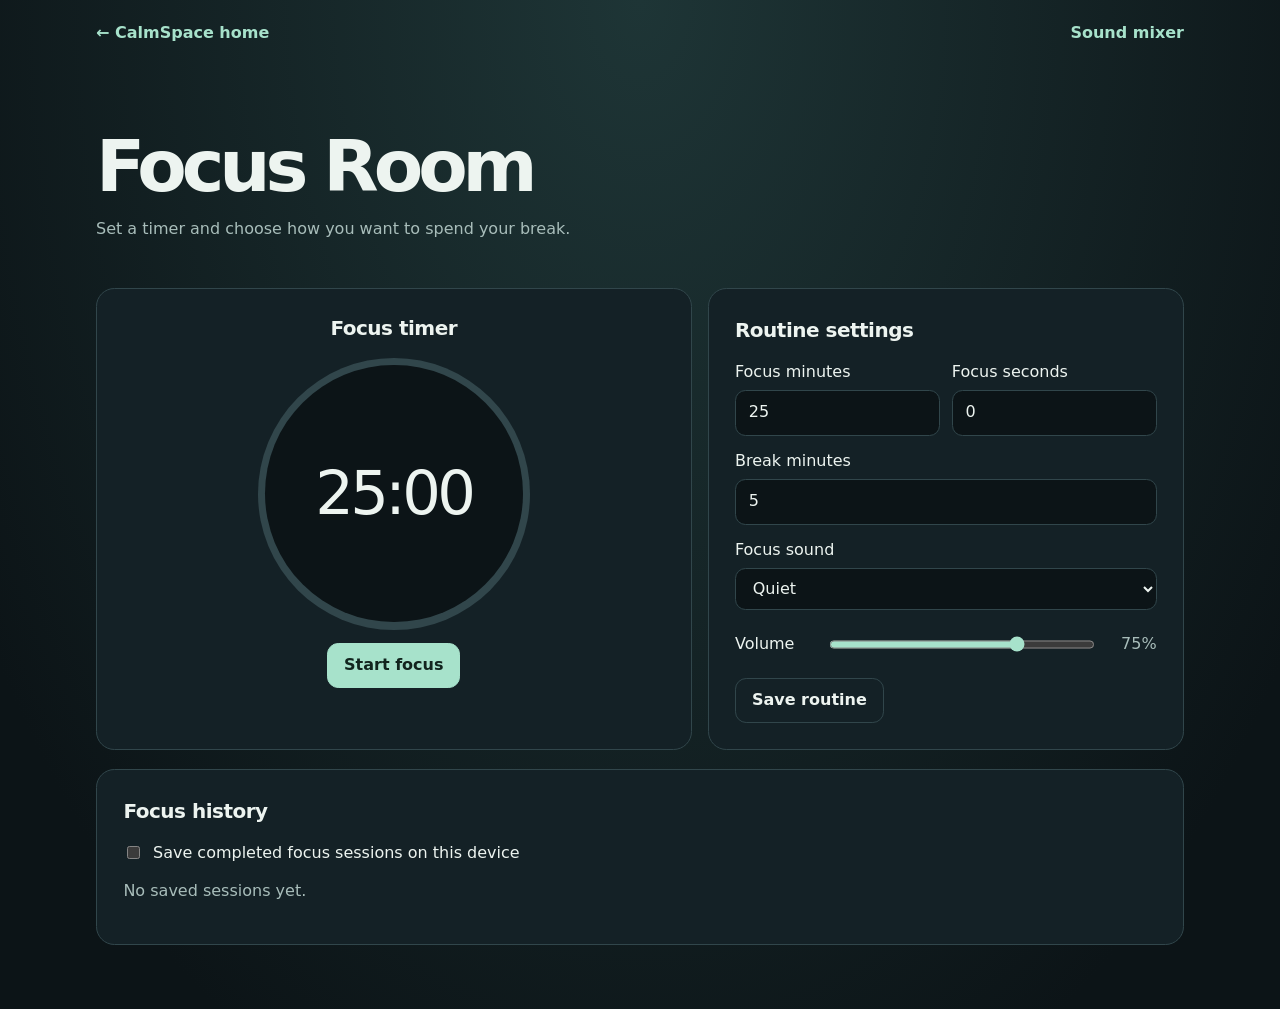
<file: tools/focus.html>
<!DOCTYPE html>
<html lang="en">
<head>
    <meta charset="UTF-8">
    <meta name="viewport" content="width=device-width, initial-scale=1">
    <meta name="theme-color" content="#0c1417">
    <title>Focus Room · CalmSpace</title>
    <link rel="manifest" href="../manifest.webmanifest">
    <link rel="icon" href="../assets/icon-192.png">
    <link rel="stylesheet" href="../assets/studio.css">
    <link rel="stylesheet" href="../assets/accessibility.css">
    <script type="module" src="../assets/focus.js"></script>
</head>
<body>
    <header class="shell site-header">
        <a href="../index.html">← CalmSpace home</a>
        <a href="noisegen.html">Sound mixer</a>
    </header>
    <main class="shell page">
        <div class="intro">
            <h1>Focus Room</h1>
            <p>Set a timer and choose how you want to spend your break.</p>
        </div>
        <div class="focus-grid">
            <section class="panel stack focus-clock" aria-labelledby="phase">
                <h2 id="phase">Focus timer</h2>
                <div class="dial" id="dial">
                    <div class="dial-face"><span class="timer" id="timer" role="timer">25:00</span></div>
                </div>
                <div class="row">
                    <button class="button primary" id="timer-action" type="submit" form="routine-form">Start focus</button>
                    <button class="button" id="reset" type="button" hidden>Reset</button>
                    <button class="button primary" id="start-break" type="button" hidden>Start timed break</button>
                    <a class="button" id="breathe" href="breathing.html?from=focus" hidden>Take a breathing break</a>
                </div>
                <p class="status" id="timer-status" role="status"></p>
            </section>
            <section class="panel stack" aria-labelledby="setup-heading">
                <h2 id="setup-heading">Routine settings</h2>
                <form id="routine-form" class="stack">
                    <div class="options">
                        <label for="focus-minutes">Focus minutes
                            <input type="number" id="focus-minutes" min="0" max="779" step="1" value="25" required>
                        </label>
                        <label for="focus-seconds">Focus seconds
                            <input type="number" id="focus-seconds" min="0" max="59" step="1" value="0" required>
                        </label>
                    </div>
                    <label class="field" for="break-minutes">Break minutes
                        <input type="number" id="break-minutes" min="1" max="60" step="1" value="5" required>
                    </label>
                    <label class="field" for="sound-preset">Focus sound
                        <select id="sound-preset"></select>
                    </label>
                    <div class="track">
                        <label for="sound-volume">Volume</label>
                        <input type="range" id="sound-volume" min="0" max="100" value="75">
                        <output id="volume-value" for="sound-volume">75%</output>
                    </div>
                    <div class="row">
                        <button class="button" id="sound-action" type="button" hidden>Enable sound</button>
                        <button class="button" id="save-routine" type="button">Save routine</button>
                    </div>
                </form>
                <p class="status" id="sound-status" role="status"></p>
                <p class="status" id="routine-status" role="status"></p>
            </section>
        </div>
        <section class="panel stack" aria-labelledby="history-heading">
            <div class="row between">
                <h2 id="history-heading">Focus history</h2>
                <button class="button" id="clear-history" type="button" hidden>Clear history</button>
            </div>
            <label class="check-row" for="track-history"><input type="checkbox" id="track-history"> <span>Save completed focus sessions on this device</span></label>
            <p class="muted" id="history-empty">No saved sessions yet.</p>
            <ul class="history-list" id="history-list" aria-label="Daily focus totals"></ul>
            <p class="status" id="history-status" role="status"></p>
        </section>
    </main>
</body>
</html>
</file>
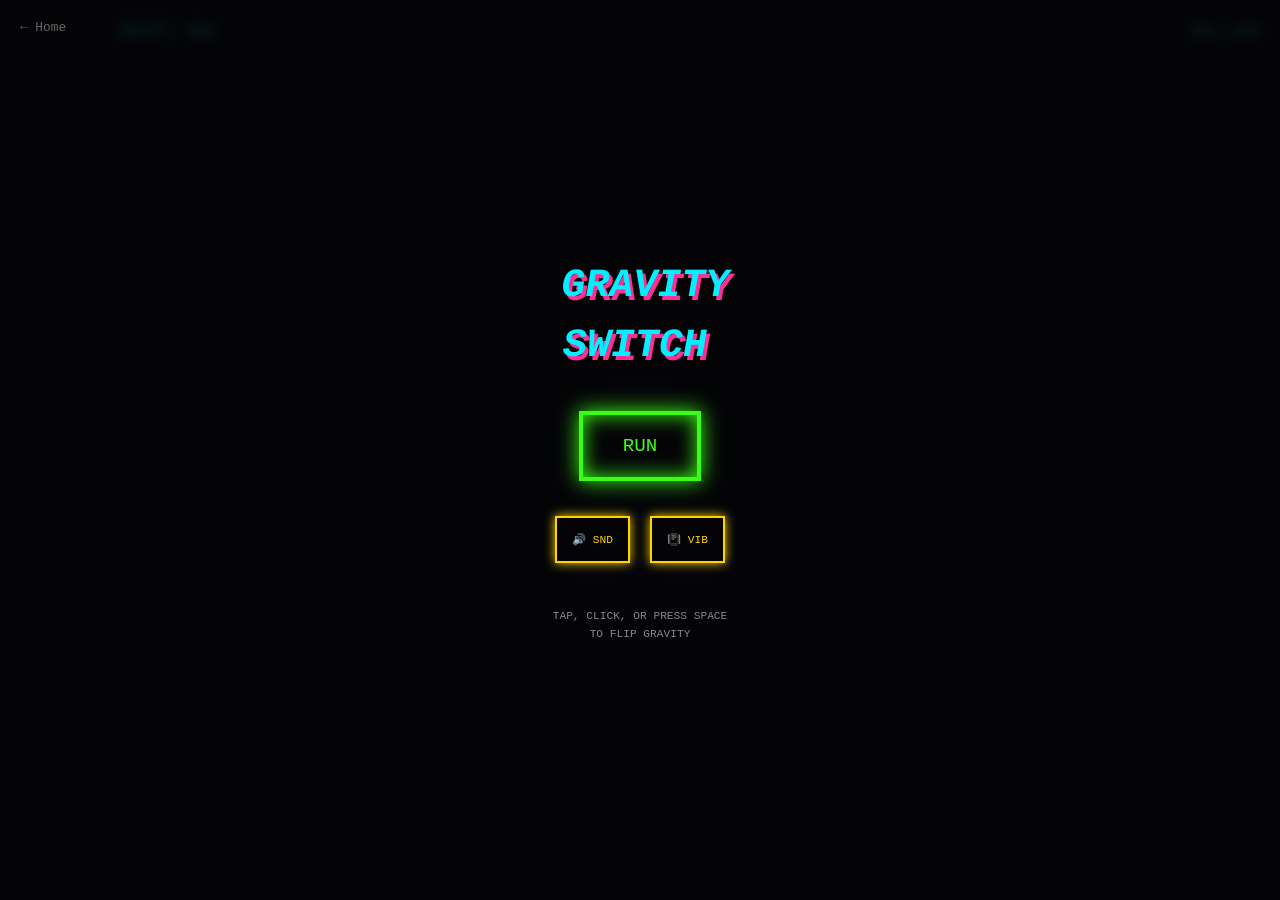
<file: tools/gravity.html>
<!DOCTYPE html>
<html lang="en">
<head>
    <meta charset="UTF-8">
    <meta name="viewport" content="width=device-width, initial-scale=1">
    <title>Gravity Switch</title>
    
    <style>
        /* --- DARK NEON THEME --- */
        :root {
            --bg-deep: #050508;
            --neon-blue: #00F0FF;
            --neon-pink: #FF2E93;
            --neon-green: #39FF14;
            --neon-yellow: #FFD300;
        }

        * { box-sizing: border-box; margin: 0; padding: 0; user-select: none; -webkit-tap-highlight-color: transparent; }

        body {
            background-color: var(--bg-deep);
            color: #fff;
            height: 100vh;
            width: 100vw;
            overflow: hidden;
            font-family: "Courier New", monospace;
            display: flex;
            flex-direction: column;
            align-items: center;
            cursor: pointer;
        }

        #gameCanvas {
            position: absolute; top: 0; left: 0; width: 100%; height: 100%; z-index: 1;
        }

        /* --- UI OVERLAY --- */
        #ui-layer {
            position: absolute; top: 0; left: 0; width: 100%; height: 100%; z-index: 10;
            pointer-events: none; display: flex; flex-direction: column; justify-content: space-between;
        }

        .header-bar {
            margin-left: 100px;
            padding: 20px;
            display: flex; justify-content: space-between; align-items: center;
            text-shadow: 0 0 10px var(--neon-blue);
        }

        .score-display { font-size: 1.2rem; color: var(--neon-blue); }
        .speed-display { font-size: 0.8rem; color: var(--neon-green); }

        /* --- MENUS --- */
        #start-screen {
            position: absolute; top: 0; left: 0; width: 100%; height: 100%;
            background: rgba(5, 5, 8, 0.9); backdrop-filter: blur(5px); z-index: 20;
            display: flex; flex-direction: column; justify-content: center; align-items: center;
            gap: 25px; pointer-events: auto; cursor: default;
        }

        h1 {
            font-size: 2.5rem; text-align: center; color: var(--neon-blue);
            text-shadow: 4px 4px 0px var(--neon-pink); line-height: 1.5; margin-bottom: 10px;
            transform: skew(-10deg);
        }

        .btn-retro {
            background: transparent; color: var(--neon-green); font-family: "Courier New", monospace;
            font-size: 1.2rem; padding: 20px 40px; border: 4px solid var(--neon-green);
            box-shadow: 0 0 20px var(--neon-green), inset 0 0 20px var(--neon-green);
            cursor: pointer; text-transform: uppercase; animation: pulse 1.5s infinite;
            z-index: 50; /* Ensure it's on top */
        }

        @keyframes pulse { 0% { transform: scale(1); opacity: 1; } 50% { transform: scale(1.05); opacity: 0.8; } 100% { transform: scale(1); opacity: 1; } }

        .settings-row { display: flex; gap: 20px; margin-top: 10px; }
        .toggle-btn {
            background: transparent; border: 2px solid #666; color: #666; padding: 15px;
            cursor: pointer; font-family: "Courier New", monospace; font-size: 0.7rem;
            display: flex; align-items: center; gap: 8px; transition: 0.2s;
            z-index: 50;
        }
        .toggle-btn.active { border-color: var(--neon-yellow); color: var(--neon-yellow); box-shadow: 0 0 10px var(--neon-yellow); }

        .controls-hint { color: #888; font-size: 0.7rem; text-align: center; line-height: 1.6; margin-top: 20px; }

        .back-home {
            position: absolute; top: 20px; left: 20px; text-decoration: none; color: #666; font-size: 0.8rem; z-index: 30; pointer-events: auto; cursor: pointer;
        }
        .back-home:hover { color: white; }

        /* --- LANDSCAPE LOCK (MOBILE ONLY) --- */
        #rotate-overlay {
            display: none; /* Hidden by default */
            position: fixed; top: 0; left: 0; width: 100vw; height: 100vh;
            background: #050508; z-index: 9999;
            flex-direction: column; justify-content: center; align-items: center;
            text-align: center; color: var(--neon-pink);
        }

        .phone-icon {
            width: 80px; height: 140px;
            border: 4px solid var(--neon-pink);
            border-radius: 10px;
            margin-bottom: 20px;
            animation: rotatePhone 2s infinite ease-in-out;
        }

        @keyframes rotatePhone {
            0% { transform: rotate(0deg); }
            50% { transform: rotate(90deg); }
            100% { transform: rotate(0deg); }
        }

        @media screen and (max-width: 900px) and (orientation: portrait) {
            #rotate-overlay { display: flex; }
            #gameCanvas, #ui-layer, #start-screen { display: none !important; }
            .back-home { z-index: 10000; }
        }

    </style>
    <link rel="manifest" href="../manifest.webmanifest">
    <link rel="icon" href="../assets/icon-192.png">
    <link rel="stylesheet" href="../assets/accessibility.css">
    <script type="module" src="../assets/shared.js"></script>
</head>
<body>

    <div id="rotate-overlay">
        <div class="phone-icon"></div>
        <p style="line-height: 1.5; font-size: 0.8rem;">PLEASE ROTATE<br>YOUR DEVICE</p>
    </div>

    <a href="../index.html" class="back-home">← Home</a>

    <div id="ui-layer">
        <div class="header-bar">
            <div class="score-display">DIST: <span id="score">0</span>m</div>
            <div class="speed-display">SPD: <span id="speed">100</span>%</div>
        </div>
    </div>

    <div id="start-screen">
        <h1 id="title-text">GRAVITY<br>SWITCH</h1>
        
        <button class="btn-retro" id="run-btn">RUN</button>
        
        <div class="settings-row">
            <button class="toggle-btn active" id="btn-sound" aria-label="Sound" aria-pressed="true">🔊 SND</button>
            <button class="toggle-btn active" id="btn-haptic" aria-label="Vibration" aria-pressed="true">📳 VIB</button>
        </div>

        <div class="controls-hint">
            TAP, CLICK, OR PRESS SPACE<br>TO FLIP GRAVITY
        </div>
    </div>

    <canvas id="gameCanvas"></canvas>

    <script>
        // --- 1. INITIALIZATION ORDER IS CRITICAL ---
        
        // Prevent context menu
        
        const canvas = document.getElementById('gameCanvas');
        const reducedMotion = matchMedia('(prefers-reduced-motion: reduce)');
        const ctx = canvas.getContext('2d');
        
        // Define Globals First
        let width, height;
        let player = null;
        let audioCtx = null;
        let obstacles = []; 
        let particles = []; 
        let stars = [];
        let animationId;

        const settings = { sound: true, haptic: true };
        
        const state = {
            running: false, 
            score: 0, 
            speed: 8, 
            gravity: 1, 
            frame: 0, 
            groundY: 0, 
            ceilY: 0
        };

        // --- 2. RESIZE HANDLER ---
        function resize() { 
            width = canvas.width = window.innerWidth; 
            height = canvas.height = window.innerHeight;
            
            state.groundY = height - 50;
            state.ceilY = 50;

            if(player) {
                if(player.y > state.groundY - player.size) player.y = state.groundY - player.size;
                if(player.y < state.ceilY) player.y = state.ceilY;
            }
        }
        window.addEventListener('resize', resize);
        
        // Call resize NOW to set initial state
        resize();

        // Initialize Stars
        for(let i=0; i<80; i++) stars.push({x: Math.random()*width, y: Math.random()*height, size: Math.random()*2, speed: Math.random()*15+5});

        // --- 3. AUDIO SYSTEM ---
        function initAudio() { 
            if(!audioCtx) audioCtx = new (window.AudioContext || window.webkitAudioContext)(); 
            if(audioCtx.state === 'suspended') audioCtx.resume(); 
        }
        
        function toggleSetting(key) {
            settings[key] = !settings[key];
            const btn = document.getElementById(key === 'sound' ? 'btn-sound' : 'btn-haptic');
            btn.setAttribute('aria-pressed', String(settings[key]));
            if(settings[key]) { 
                btn.classList.add('active'); 
                if(key==='sound') playTone(400,'sine',0.1); 
                if(key==='haptic') vibrate(50); 
            } else {
                btn.classList.remove('active');
            }
        }
        
        function vibrate(ms) { if(settings.haptic && navigator.vibrate) navigator.vibrate(ms); }
        
        function playTone(freq, type, dur, slide = false) {
            if(!settings.sound || !audioCtx) return;
            const osc = audioCtx.createOscillator(); const gain = audioCtx.createGain();
            osc.type = type; osc.frequency.setValueAtTime(freq, audioCtx.currentTime);
            if(slide) osc.frequency.exponentialRampToValueAtTime(freq*2, audioCtx.currentTime + dur);
            gain.gain.setValueAtTime(0.1, audioCtx.currentTime); gain.gain.exponentialRampToValueAtTime(0.01, audioCtx.currentTime + dur);
            osc.connect(gain); gain.connect(audioCtx.destination); osc.start(); osc.stop(audioCtx.currentTime + dur);
        }

        function playFlipSound() { playTone(300, 'square', 0.15, true); }
        function playCrashSound() { playTone(100, 'sawtooth', 0.4); }

        // --- 4. GAME CLASSES ---
        class Player {
            constructor() {
                this.size = 40; this.x = 100; this.y = height - 100; 
                this.vy = 0; this.grounded = false; this.color = '#00F0FF'; this.trail = [];
            }
            flip() {
                if(this.grounded) {
                    state.gravity *= -1; this.grounded = false; this.vy = state.gravity * 5;
                    playFlipSound(); vibrate(30);
                    createExplosion(this.x, this.y, this.color, 5);
                }
            }
            update() {
                const gForce = 1.5; this.vy += state.gravity * gForce; this.y += this.vy;
                if(this.y >= state.groundY - this.size) {
                    this.y = state.groundY - this.size; this.vy = 0;
                    if(!this.grounded && state.gravity === 1) { this.grounded = true; vibrate(10); }
                }
                if(this.y <= state.ceilY) {
                    this.y = state.ceilY; this.vy = 0;
                    if(!this.grounded && state.gravity === -1) { this.grounded = true; vibrate(10); }
                }
                if(!reducedMotion.matches && state.frame % 3 === 0) {
                    this.trail.push({x: this.x, y: this.y, alpha: 1.0});
                    if(this.trail.length > 10) this.trail.shift();
                }
            }
            draw() {
                this.trail.forEach(t => {
                    t.x -= state.speed; t.alpha -= 0.1;
                    ctx.fillStyle = `rgba(0, 240, 255, ${t.alpha})`; ctx.fillRect(t.x, t.y, this.size, this.size);
                });
                ctx.fillStyle = this.color; ctx.shadowBlur = 20; ctx.shadowColor = this.color;
                ctx.fillRect(this.x, this.y, this.size, this.size);
                ctx.fillStyle = '#fff'; ctx.fillRect(this.x + 10, this.y + 10, this.size - 20, this.size - 20); ctx.shadowBlur = 0;
            }
        }

        class Obstacle {
            constructor() {
                this.w = 40; this.h = 60; this.x = width;
                this.onCeiling = Math.random() > 0.5;
                if(this.onCeiling) { this.y = state.ceilY; this.color = '#FF2E93'; } 
                else { this.y = state.groundY - this.h; this.color = '#39FF14'; }
            }
            update() { this.x -= state.speed; }
            draw() {
                ctx.fillStyle = this.color; ctx.shadowBlur = 10; ctx.shadowColor = this.color;
                ctx.beginPath();
                if(this.onCeiling) {
                    ctx.moveTo(this.x, this.y); ctx.lineTo(this.x + this.w, this.y); ctx.lineTo(this.x + this.w/2, this.y + this.h);
                } else {
                    ctx.moveTo(this.x, this.y + this.h); ctx.lineTo(this.x + this.w, this.y + this.h); ctx.lineTo(this.x + this.w/2, this.y);
                }
                ctx.fill(); ctx.shadowBlur = 0;
            }
        }

        class Particle {
            constructor(x, y, color) {
                this.x = x; this.y = y; this.color = color;
                this.vx = (Math.random() - 0.5) * 10; this.vy = (Math.random() - 0.5) * 10; this.life = 1.0;
            }
            update() { this.x += this.vx; this.y += this.vy; this.life -= 0.05; }
            draw() { ctx.globalAlpha = Math.max(0, this.life); ctx.fillStyle = this.color; ctx.beginPath(); ctx.arc(this.x, this.y, 3, 0, Math.PI*2); ctx.fill(); ctx.globalAlpha = 1.0; }
        }

        // --- 5. CORE FUNCTIONS ---
        function startGame() {
            initAudio();
            state.running = true; state.score = 0; state.speed = 8; state.gravity = 1; state.frame = 0;
            player = new Player(); obstacles = []; particles = [];
            document.getElementById('start-screen').style.display = 'none';
            loop();
        }

        function gameOver() {
            state.running = false; playCrashSound(); vibrate(300);
            document.getElementById('start-screen').style.display = 'flex';
            document.getElementById('title-text').innerHTML = `CRASHED!<br><span style="font-size:1.2rem; color:#fff">DIST: ${Math.floor(state.score)}m</span>`;
            document.getElementById('run-btn').innerText = "RETRY";
        }

        function checkCollision() {
            const p = player;
            const hitbox = {x: p.x + 5, y: p.y + 5, w: p.size - 10, h: p.size - 10};
            for(let o of obstacles) {
                if(hitbox.x < o.x + o.w && hitbox.x + hitbox.w > o.x && hitbox.y < o.y + o.h && hitbox.y + hitbox.h > o.y) {
                    createExplosion(p.x + p.size/2, p.y + p.size/2, p.color, 20); return true;
                }
            }
            return false;
        }

        function createExplosion(x, y, color, count) { if (!reducedMotion.matches) for(let i=0; i<count; i++) particles.push(new Particle(x, y, color)); }

        function loop() {
            if(!state.running) return;
            ctx.fillStyle = '#050508'; ctx.fillRect(0, 0, width, height);

            ctx.fillStyle = '#fff'; if (!reducedMotion.matches) stars.forEach(s => {
                s.x -= s.speed + (state.speed * 0.5); if(s.x < 0) { s.x = width; s.y = Math.random() * height; }
                ctx.globalAlpha = 0.3; ctx.beginPath(); ctx.moveTo(s.x, s.y); ctx.lineTo(s.x + s.speed*3, s.y); ctx.strokeStyle = '#fff'; ctx.lineWidth = s.size; ctx.stroke();
            }); ctx.globalAlpha = 1.0;

            ctx.shadowBlur = 10; ctx.shadowColor = '#00F0FF'; ctx.strokeStyle = '#00F0FF'; ctx.lineWidth = 4;
            ctx.beginPath(); ctx.moveTo(0, state.ceilY); ctx.lineTo(width, state.ceilY); ctx.stroke();
            ctx.shadowColor = '#FF2E93'; ctx.strokeStyle = '#FF2E93';
            ctx.beginPath(); ctx.moveTo(0, state.groundY); ctx.lineTo(width, state.groundY); ctx.stroke(); ctx.shadowBlur = 0;

            player.update(); player.draw();

            let spawnFreq = Math.max(30, 100 - Math.floor(state.score / 50));
            if(state.frame % spawnFreq === 0) obstacles.push(new Obstacle());

            obstacles.forEach(o => { o.update(); o.draw(); }); obstacles = obstacles.filter(o => o.x > -100);
            particles.forEach(p => { p.update(); p.draw(); }); particles = particles.filter(p => p.life > 0);

            if(checkCollision()) { gameOver(); return; }

            state.score += (state.speed / 20); document.getElementById('score').innerText = Math.floor(state.score);
            if(state.speed < 20) state.speed += 0.005; document.getElementById('speed').innerText = Math.floor((state.speed / 8) * 100);

            state.frame++; requestAnimationFrame(loop);
        }

        // --- 6. EVENT LISTENERS ---
        
        // Buttons
        document.getElementById('run-btn').addEventListener('click', startGame);
        document.getElementById('btn-sound').addEventListener('click', () => toggleSetting('sound'));
        document.getElementById('btn-haptic').addEventListener('click', () => toggleSetting('haptic'));

        // Gameplay Input
        canvas.addEventListener('pointerdown', e => {
            if (state.running && e.isPrimary && e.button === 0) player.flip();
        });
        
        window.addEventListener('keydown', (e) => {
            if (state.running && e.code === 'Space' && !e.repeat && !e.target.closest('a, button')) {
                e.preventDefault();
                player.flip();
            }
        });

    </script>
    
</body>
</html>
</file>
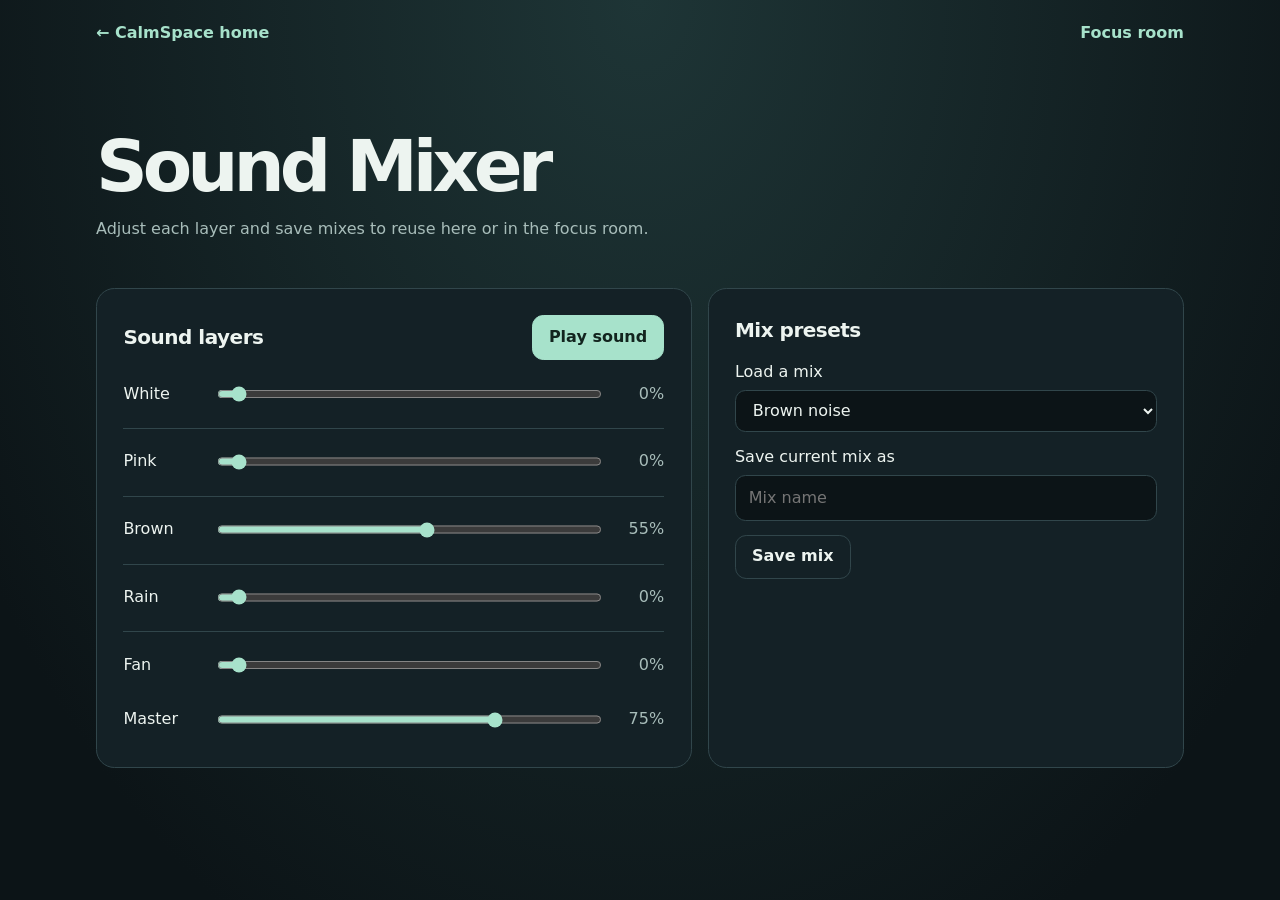
<file: tools/noisegen.html>
<!DOCTYPE html>
<html lang="en">
<head>
    <meta charset="UTF-8">
    <meta name="viewport" content="width=device-width, initial-scale=1">
    <meta name="theme-color" content="#0c1417">
    <title>Sound Mixer · CalmSpace</title>
    <link rel="manifest" href="../manifest.webmanifest">
    <link rel="icon" href="../assets/icon-192.png">
    <link rel="stylesheet" href="../assets/studio.css">
    <link rel="stylesheet" href="../assets/accessibility.css">
    <script type="module" src="../assets/mixer.js"></script>
</head>
<body>
    <header class="shell site-header">
        <a href="../index.html">← CalmSpace home</a>
        <a href="focus.html">Focus room</a>
    </header>
    <main class="shell page">
        <div class="intro">
            <h1>Sound Mixer</h1>
            <p>Adjust each layer and save mixes to reuse here or in the focus room.</p>
        </div>
        <div class="focus-grid">
            <section class="panel stack" aria-labelledby="layers-heading">
                <div class="row between">
                    <h2 id="layers-heading">Sound layers</h2>
                    <button type="button" class="button primary" id="play">Play sound</button>
                </div>
                <div class="stack" id="tracks"></div>
                <div class="track">
                    <label for="volume">Master</label>
                    <input id="volume" type="range" min="0" max="100" value="75">
                    <output id="volume-value" for="volume">75%</output>
                </div>
                <p class="status" id="play-status" role="status"></p>
            </section>
            <section class="panel stack" aria-labelledby="mixes-heading">
                <h2 id="mixes-heading">Mix presets</h2>
                <label class="field" for="mix-select">Load a mix
                    <select id="mix-select"></select>
                </label>
                <button type="button" class="button" id="delete-mix" hidden>Delete this mix</button>
                <form class="stack" id="save-mix">
                    <label class="field" for="mix-name">Save current mix as
                        <input type="text" id="mix-name" maxlength="36" required placeholder="Mix name">
                    </label>
                    <div class="row"><button type="submit" class="button">Save mix</button></div>
                </form>
                <p class="status" id="mix-status" role="status"></p>
            </section>
        </div>
    </main>
</body>
</html>
</file>
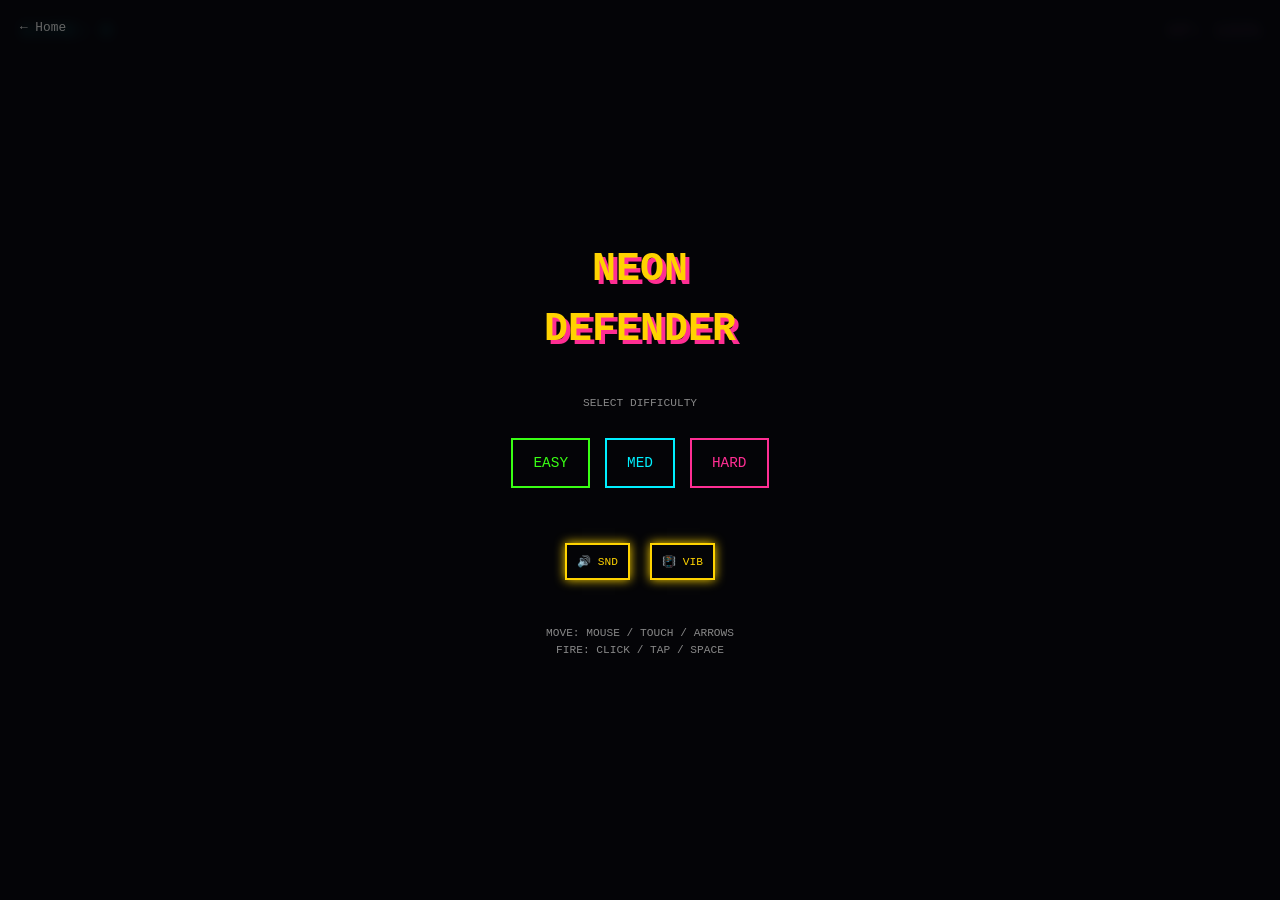
<file: tools/rocket.html>
<!DOCTYPE html>
<html lang="en">
<head>
    <meta charset="UTF-8">
    <meta name="viewport" content="width=device-width, initial-scale=1">
    <title>Neon Defender Deluxe</title>
    
    <style>
        /* --- RETRO DARK THEME --- */
        :root {
            --bg-deep: #050508;
            --neon-blue: #00F0FF;
            --neon-pink: #FF2E93;
            --neon-green: #39FF14;
            --neon-yellow: #FFD300;
            --neon-purple: #BC13FE;
        }

        * { box-sizing: border-box; margin: 0; padding: 0; user-select: none; -webkit-tap-highlight-color: transparent; }

        body {
            background-color: var(--bg-deep);
            color: #fff;
            height: 100vh;
            overflow: hidden;
            font-family: "Courier New", monospace;
            display: flex;
            flex-direction: column;
            align-items: center;
            cursor: none; 
        }

        #gameCanvas {
            position: absolute; top: 0; left: 0; width: 100%; height: 100%; z-index: 1;
        }

        #ui-layer {
            position: absolute; top: 0; left: 0; width: 100%; height: 100%; z-index: 10;
            pointer-events: none; display: flex; flex-direction: column; justify-content: space-between;
        }

        .header-bar {
            padding: 20px;
            display: flex; justify-content: space-between; align-items: center;
            text-shadow: 0 0 10px var(--neon-blue);
        }

        .score-display { font-size: 1.2rem; color: var(--neon-blue); }
        .lives-display { font-size: 1.2rem; color: var(--neon-pink); }
        
        /* Powerup Timer Display */
        .powerup-status {
            position: absolute; top: 60px; left: 50%; transform: translateX(-50%);
            font-size: 0.8rem; color: var(--neon-yellow); text-shadow: 0 0 5px var(--neon-yellow);
            display: none;
        }

        #start-screen {
            position: absolute; top: 0; left: 0; width: 100%; height: 100%;
            background: rgba(5, 5, 8, 0.95); backdrop-filter: blur(5px); z-index: 20;
            display: flex; flex-direction: column; justify-content: center; align-items: center;
            gap: 25px; pointer-events: auto; cursor: default;
        }

        h1 {
            font-size: 2.5rem; text-align: center; color: var(--neon-yellow);
            text-shadow: 4px 4px 0px var(--neon-pink); line-height: 1.5; margin-bottom: 10px;
        }

        .mode-container { display: flex; gap: 15px; margin-bottom: 20px; }
        .btn-mode {
            background: transparent; font-family: "Courier New", monospace; font-size: 0.9rem;
            padding: 15px 20px; border: 2px solid #555; color: #888; cursor: pointer; text-transform: uppercase; transition: 0.2s;
        }
        .btn-mode:hover { transform: scale(1.05); }
        .btn-mode.easy { border-color: var(--neon-green); color: var(--neon-green); }
        .btn-mode.medium { border-color: var(--neon-blue); color: var(--neon-blue); }
        .btn-mode.hard { border-color: var(--neon-pink); color: var(--neon-pink); }

        .settings-row { display: flex; gap: 20px; margin-top: 10px; }
        .toggle-btn {
            background: transparent; border: 2px solid #666; color: #666; padding: 10px;
            cursor: pointer; font-family: "Courier New", monospace; font-size: 0.7rem;
            display: flex; align-items: center; gap: 8px; transition: 0.2s;
        }
        .toggle-btn.active { border-color: var(--neon-yellow); color: var(--neon-yellow); box-shadow: 0 0 10px var(--neon-yellow); }

        .back-home {
            position: absolute; top: 20px; left: 20px; text-decoration: none; color: #666; font-size: 0.8rem; z-index: 30; pointer-events: auto; cursor: pointer;
        }
        .back-home:hover { color: white; }

        .controls-hint { color: #888; font-size: 0.7rem; text-align: center; line-height: 1.6; }

    </style>
    <link rel="manifest" href="../manifest.webmanifest">
    <link rel="icon" href="../assets/icon-192.png">
    <link rel="stylesheet" href="../assets/accessibility.css">
    <script type="module" src="../assets/shared.js"></script>
</head>
<body>

    <a href="../index.html" class="back-home">← Home</a>

    <div id="ui-layer">
        <div class="header-bar">
            <div class="score-display">SCORE: <span id="score">0</span></div>
            <div class="lives-display">HP: <span id="lives">100</span>%</div>
        </div>
        <div id="powerup-text" class="powerup-status">DOUBLE SHOT ACTIVE</div>
    </div>

    <div id="start-screen">
        <h1 id="title-text">NEON<br>DEFENDER</h1>
        <div class="controls-hint">SELECT DIFFICULTY</div>
        <div class="mode-container" id="difficulty-buttons">
            <button class="btn-mode easy" onclick="startGame('easy')">EASY</button>
            <button class="btn-mode medium" onclick="startGame('medium')">MED</button>
            <button class="btn-mode hard" onclick="startGame('hard')">HARD</button>
        </div>
        <div class="settings-row">
            <button class="toggle-btn active" id="btn-sound" aria-label="Sound" aria-pressed="true" onclick="toggleSetting('sound')">🔊 SND</button>
            <button class="toggle-btn active" id="btn-haptic" aria-label="Vibration" aria-pressed="true" onclick="toggleSetting('haptic')">📳 VIB</button>
        </div>
        <div class="controls-hint" style="margin-top: 20px;">MOVE: MOUSE / TOUCH / ARROWS<br>FIRE: CLICK / TAP / SPACE</div>
    </div>

    <canvas id="gameCanvas"></canvas>

    <script>
        const canvas = document.getElementById('gameCanvas');
        const reducedMotion = matchMedia('(prefers-reduced-motion: reduce)');
        const ctx = canvas.getContext('2d');
        let width, height;
        function resize() { width = canvas.width = window.innerWidth; height = canvas.height = window.innerHeight; }
        window.addEventListener('resize', resize); resize();

        const settings = { sound: true, haptic: true };
        const state = { 
            running: false, score: 0, hp: 100, frame: 0, 
            mouseX: width/2, firing: false, difficulty: 'medium',
            
            // Power Up State
            activePowerup: null,
            powerupTimer: 0
        };

        const difficultyConfig = {
            easy: { spawnRate: 70, enemySpeedMod: 0.8, scoreMult: 1 },
            medium: { spawnRate: 50, enemySpeedMod: 1.0, scoreMult: 2 },
            hard: { spawnRate: 30, enemySpeedMod: 1.5, scoreMult: 3 }
        };

        // --- AUDIO ---
        let audioCtx;
        function initAudio() { if(!audioCtx) audioCtx = new (window.AudioContext || window.webkitAudioContext)(); if(audioCtx.state === 'suspended') audioCtx.resume(); }
        function toggleSetting(key) {
            settings[key] = !settings[key];
            const btn = document.getElementById('btn-' + key);
            btn.setAttribute('aria-pressed', String(settings[key]));
            if(settings[key]) { btn.classList.add('active'); if(key === 'sound') playTone(400, 'sine', 0.1); if(key === 'haptic') vibrate(50); } 
            else { btn.classList.remove('active'); }
        }
        function vibrate(ms) { if(settings.haptic && navigator.vibrate) navigator.vibrate(ms); }
        function playTone(freq, type, dur) {
            if(!settings.sound || !audioCtx) return;
            const osc = audioCtx.createOscillator(); const gain = audioCtx.createGain();
            osc.type = type; osc.frequency.setValueAtTime(freq, audioCtx.currentTime); 
            osc.frequency.exponentialRampToValueAtTime(freq/2, audioCtx.currentTime + dur);
            gain.gain.setValueAtTime(0.1, audioCtx.currentTime); gain.gain.exponentialRampToValueAtTime(0.01, audioCtx.currentTime + dur);
            osc.connect(gain); gain.connect(audioCtx.destination); osc.start(); osc.stop(audioCtx.currentTime + dur);
        }
        function playShootSound() { playTone(800, 'square', 0.1); }
        function playPowerupSound() { playTone(1200, 'sine', 0.3); }

        // --- INPUT ---
        window.addEventListener('mousemove', e => { if(state.running) state.mouseX = e.clientX; });
        window.addEventListener('mousedown', () => { if(state.running) state.firing = true; });
        window.addEventListener('mouseup', () => { state.firing = false; });
        window.addEventListener('touchmove', e => { if(state.running && e.touches.length === 1) state.mouseX = e.touches[0].clientX; }, {passive: true});
        canvas.addEventListener('touchstart', e => {
            if (!state.running || e.touches.length !== 1) return;
            state.mouseX = e.touches[0].clientX;
            state.firing = true;
        }, { passive: true });
        window.addEventListener('touchend', () => { state.firing = false; });
        window.addEventListener('touchcancel', () => { state.firing = false; });
        const keys = new Set();
        window.addEventListener('keydown', e => {
            if (!state.running || e.target.closest('a, button') || !['ArrowLeft', 'ArrowRight', 'Space'].includes(e.code)) return;
            e.preventDefault();
            keys.add(e.code);
        });
        window.addEventListener('keyup', e => keys.delete(e.code));
        window.addEventListener('blur', () => { keys.clear(); state.firing = false; });

        // --- ENTITIES ---
        
        // 1. POWER UP CLASS
        class PowerUp {
            constructor(x, y) {
                this.x = x; this.y = y; this.size = 20; this.speed = 3; this.active = true;
                
                // Random Type
                const rand = Math.random();
                if(rand < 0.3) { this.type = 'health'; this.color = '#39FF14'; this.symbol = '+'; }
                else if(rand < 0.6) { this.type = 'double'; this.color = '#FFD300'; this.symbol = 'D'; }
                else if(rand < 0.8) { this.type = 'rapid'; this.color = '#BC13FE'; this.symbol = 'R'; }
                else { this.type = 'shield'; this.color = '#00F0FF'; this.symbol = 'S'; }
            }
            update() { this.y += this.speed; if(this.y > height) this.active = false; }
            draw() {
                ctx.save();
                ctx.fillStyle = this.color;
                ctx.shadowBlur = 15; ctx.shadowColor = this.color;
                ctx.beginPath(); ctx.arc(this.x, this.y, this.size/2, 0, Math.PI*2); ctx.fill();
                
                ctx.fillStyle = 'black'; ctx.font = '10px "Press Start 2P"'; ctx.textAlign = 'center'; ctx.textBaseline = 'middle';
                ctx.fillText(this.symbol, this.x, this.y + 1);
                ctx.restore();
            }
        }

        class Player {
            constructor() {
                this.w = 40; this.h = 50; this.x = width / 2; this.y = height - 100; 
                this.color = '#00F0FF'; this.cooldown = 0;
            }
            update() {
                this.x = state.mouseX;
                if(this.x < this.w/2) this.x = this.w/2; if(this.x > width - this.w/2) this.x = width - this.w/2;
                
                // Power Up Logic: Active Timer
                if(state.activePowerup && state.powerupTimer > 0) {
                    state.powerupTimer--;
                    if(state.powerupTimer <= 0) {
                        state.activePowerup = null; // Expired
                        document.getElementById('powerup-text').style.display = 'none';
                    }
                }

                if((state.firing || keys.has('Space')) && this.cooldown <= 0) {
                    // WEAPON TYPES
                    if(state.activePowerup === 'double') {
                        bullets.push(new Bullet(this.x - 15, this.y - this.h));
                        bullets.push(new Bullet(this.x + 15, this.y - this.h));
                    } else {
                        bullets.push(new Bullet(this.x, this.y - this.h));
                    }
                    
                    playShootSound();
                    vibrate(10);
                    
                    // FIRING RATE
                    this.cooldown = (state.activePowerup === 'rapid') ? 4 : 8;
                }
                if(this.cooldown > 0) this.cooldown--;
            }
            draw() {
                ctx.strokeStyle = this.color; ctx.lineWidth = 3;
                ctx.shadowBlur = 15; ctx.shadowColor = this.color;
                
                // Shield Visual
                if(state.activePowerup === 'shield') {
                    ctx.beginPath(); ctx.arc(this.x, this.y - 20, 45, 0, Math.PI*2);
                    ctx.fillStyle = 'rgba(0, 240, 255, 0.2)'; ctx.fill(); ctx.stroke();
                }

                ctx.beginPath(); ctx.moveTo(this.x, this.y - this.h); 
                ctx.lineTo(this.x - this.w/2, this.y); ctx.lineTo(this.x, this.y - 10); ctx.lineTo(this.x + this.w/2, this.y); 
                ctx.closePath(); ctx.stroke();
                
                if(Math.random() > 0.5) {
                    ctx.beginPath(); ctx.moveTo(this.x - 5, this.y - 5);
                    ctx.lineTo(this.x, this.y + 15 + Math.random()*10);
                    ctx.lineTo(this.x + 5, this.y - 5);
                    ctx.strokeStyle = '#FFD300'; ctx.stroke();
                }
                ctx.shadowBlur = 0; 
            }
        }

        class Bullet {
            constructor(x, y) { this.x = x; this.y = y; this.speed = 20; this.active = true; }
            update() { this.y -= this.speed; if(this.y < 0) this.active = false; }
            draw() {
                ctx.fillStyle = '#FF2E93'; ctx.shadowBlur = 10; ctx.shadowColor = '#FF2E93';
                ctx.fillRect(this.x - 2, this.y, 4, 15); ctx.shadowBlur = 0;
            }
        }

        class Enemy {
            constructor() {
                this.size = 30; this.x = Math.random() * (width - 60) + 30; this.y = -50;
                const mod = difficultyConfig[state.difficulty].enemySpeedMod;
                this.speed = (Math.random() * 3 + 3 + (state.score / 600)) * mod; 
                this.active = true; this.angle = 0; this.spin = (Math.random() - 0.5) * 0.1;
                this.type = Math.random() > 0.8 ? 'fast' : 'normal';
                if(this.type === 'fast') { this.speed *= 1.3; this.color = '#39FF14'; } else { this.color = '#FFD300'; }
            }
            update() {
                this.y += this.speed; this.angle += this.spin;
                if(this.y > height) {
                    this.active = false; state.hp -= 10; vibrate(50); updateUI();
                }
            }
            draw() {
                ctx.save(); ctx.translate(this.x, this.y); ctx.rotate(this.angle);
                ctx.strokeStyle = this.color; ctx.lineWidth = 2; ctx.shadowBlur = 10; ctx.shadowColor = this.color;
                ctx.beginPath(); for (let i = 0; i < 6; i++) ctx.lineTo(this.size * Math.cos(i * Math.PI / 3), this.size * Math.sin(i * Math.PI / 3));
                ctx.closePath(); ctx.stroke(); ctx.beginPath(); ctx.arc(0, 0, this.size/3, 0, Math.PI*2); ctx.stroke();
                ctx.restore(); ctx.shadowBlur = 0;
            }
        }

        class Particle {
            constructor(x, y, color) {
                this.x = x; this.y = y; this.color = color; this.angle = Math.random() * Math.PI * 2;
                this.speed = Math.random() * 5 + 2; this.life = 1.0; this.decay = Math.random() * 0.05 + 0.02;
            }
            update() { this.x += Math.cos(this.angle) * this.speed; this.y += Math.sin(this.angle) * this.speed; this.life -= this.decay; }
            draw() { ctx.globalAlpha = this.life; ctx.fillStyle = this.color; ctx.beginPath(); ctx.arc(this.x, this.y, 3, 0, Math.PI*2); ctx.fill(); ctx.globalAlpha = 1.0; }
        }

        // --- GAME LOOP ---
        let player; let bullets = []; let enemies = []; let powerups = []; let particles = []; let stars = [];
        for(let i=0; i<100; i++) stars.push({x: Math.random()*width, y: Math.random()*height, speed: Math.random()*2+0.5, size: Math.random()*2});

        function startGame(difficulty) {
            keys.clear();
            state.firing = false;
            initAudio(); state.difficulty = difficulty; state.running = true; state.score = 0; state.hp = 100;
            state.activePowerup = null; state.powerupTimer = 0;
            bullets = []; enemies = []; powerups = []; particles = [];
            player = new Player(); state.mouseX = width / 2;
            document.getElementById('start-screen').style.display = 'none';
            document.getElementById('powerup-text').style.display = 'none';
            document.body.style.cursor = 'none';
            updateUI(); loop();
        }

        function gameOver() {
            state.running = false; document.getElementById('start-screen').style.display = 'flex';
            document.body.style.cursor = 'default';
            document.getElementById('title-text').innerHTML = `GAME OVER<br><span style="font-size:1rem; color:#fff">SCORE: ${state.score}</span>`;
            document.querySelector('.controls-hint').textContent = "SELECT DIFFICULTY TO RETRY";
        }

        function activatePowerup(type) {
            playPowerupSound();
            vibrate(100);
            
            const txt = document.getElementById('powerup-text');
            txt.style.display = 'block';

            if(type === 'health') {
                state.hp = Math.min(100, state.hp + 25);
                txt.innerText = "REPAIRED (+25%)";
                txt.style.color = '#39FF14';
                setTimeout(() => txt.style.display = 'none', 1500);
            } else {
                state.activePowerup = type;
                state.powerupTimer = 600; // 10 seconds approx at 60fps
                
                if(type === 'double') { txt.innerText = "DOUBLE SHOT!"; txt.style.color = '#FFD300'; }
                if(type === 'rapid') { txt.innerText = "RAPID FIRE!"; txt.style.color = '#BC13FE'; }
                if(type === 'shield') { txt.innerText = "SHIELD ACTIVE!"; txt.style.color = '#00F0FF'; }
            }
            updateUI();
        }

        function spawnEnemy() {
            let baseRate = difficultyConfig[state.difficulty].spawnRate;
            if(state.score > 1000) baseRate -= 10; if(state.score > 3000) baseRate -= 10;
            if(baseRate < 10) baseRate = 10;
            if(state.frame % baseRate === 0) enemies.push(new Enemy());
        }

        function checkCollisions() {
            const mult = difficultyConfig[state.difficulty].scoreMult;

            // Bullets vs Enemies
            bullets.forEach(b => {
                enemies.forEach(e => {
                    if(b.active && e.active) {
                        let dist = Math.sqrt((b.x - e.x)**2 + (b.y - e.y)**2);
                        if(dist < e.size + 5) {
                            b.active = false; e.active = false; state.score += (50 * mult);
                            createExplosion(e.x, e.y, e.color);
                            // 10% Chance to drop powerup
                            if(Math.random() < 0.1) powerups.push(new PowerUp(e.x, e.y));
                            vibrate(80); updateUI();
                        }
                    }
                });
            });

            // Player vs Powerups
            powerups.forEach(p => {
                if(p.active) {
                    let dist = Math.sqrt((player.x - p.x)**2 + ((player.y - 30) - p.y)**2);
                    if(dist < 40) {
                        p.active = false;
                        activatePowerup(p.type);
                    }
                }
            });

            // Player vs Enemies
            enemies.forEach(e => {
                if(e.active) {
                    let dist = Math.sqrt((player.x - e.x)**2 + ((player.y - 20) - e.y)**2);
                    if(dist < e.size + 15) {
                        if(state.activePowerup !== 'shield') {
                            e.active = false; state.hp -= 25;
                            createExplosion(e.x, e.y, '#FF0000');
                            vibrate(200); updateUI();
                            if (!reducedMotion.matches) {
                                canvas.style.transform = `translate(${Math.random()*20-10}px, ${Math.random()*20-10}px)`;
                                setTimeout(() => canvas.style.transform = 'none', 50);
                            }
                        } else {
                            // Shield destroys enemy without damage
                            e.active = false;
                            createExplosion(e.x, e.y, e.color);
                            vibrate(50);
                        }
                    }
                }
            });
        }

        function createExplosion(x, y, color) { if (!reducedMotion.matches) for(let i=0; i<15; i++) particles.push(new Particle(x, y, color)); }
        function updateUI() { document.getElementById('score').innerText = state.score; document.getElementById('lives').innerText = state.hp; if(state.hp <= 0) gameOver(); }

        function loop() {
            if(!state.running) return;
            ctx.fillStyle = '#050508'; ctx.fillRect(0, 0, width, height);

            ctx.fillStyle = '#fff'; if (!reducedMotion.matches) stars.forEach(s => { s.y += s.speed; if(s.y > height) s.y = 0; ctx.globalAlpha = Math.random() * 0.5 + 0.3; ctx.beginPath(); ctx.arc(s.x, s.y, s.size, 0, Math.PI*2); ctx.fill(); }); ctx.globalAlpha = 1.0;

            const direction = Number(keys.has('ArrowRight')) - Number(keys.has('ArrowLeft'));
            state.mouseX = Math.max(0, Math.min(width, state.mouseX + direction * 8));

            player.update(); player.draw();
            bullets = bullets.filter(b => b.active); bullets.forEach(b => { b.update(); b.draw(); });
            powerups = powerups.filter(p => p.active); powerups.forEach(p => { p.update(); p.draw(); });
            spawnEnemy();
            enemies = enemies.filter(e => e.active); enemies.forEach(e => { e.update(); e.draw(); });
            checkCollisions();
            particles = particles.filter(p => p.life > 0); particles.forEach(p => { p.update(); p.draw(); });

            state.frame++; requestAnimationFrame(loop);
        }
    </script>

</body>
</html>
</file>
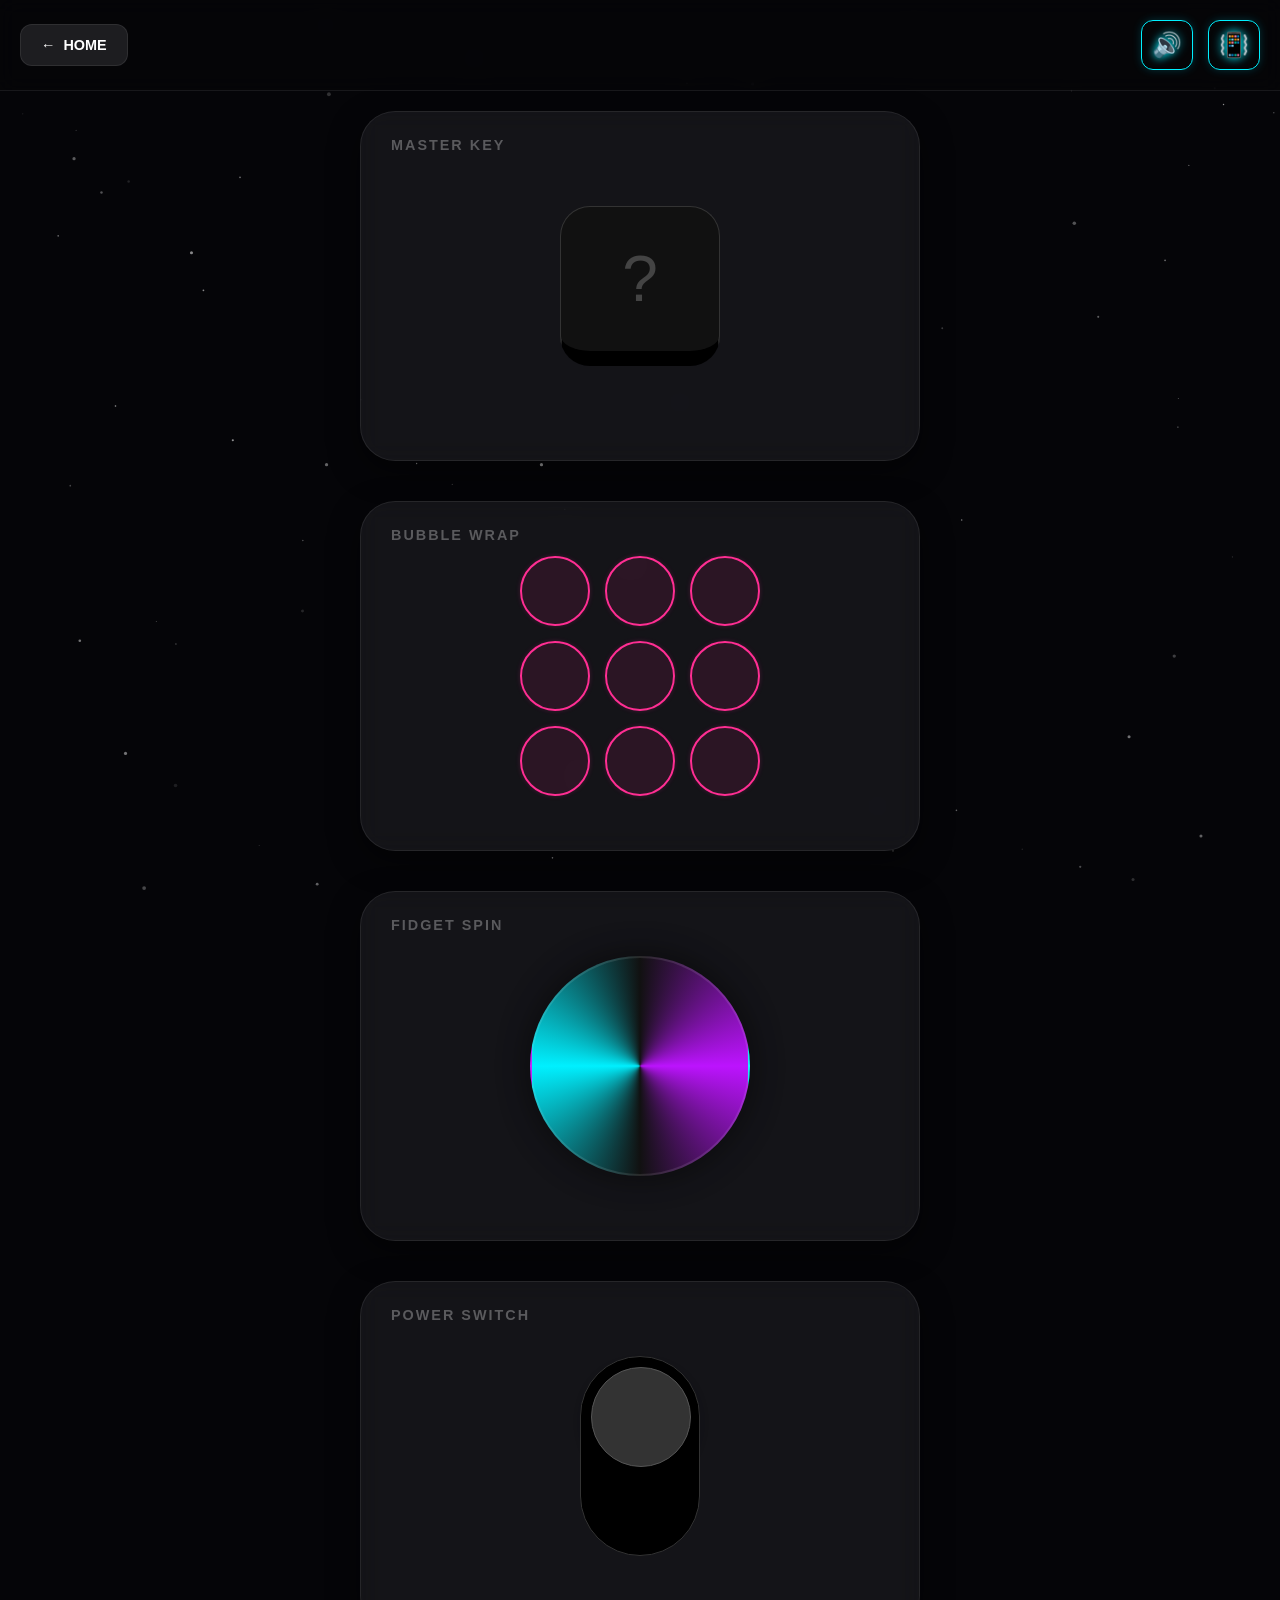
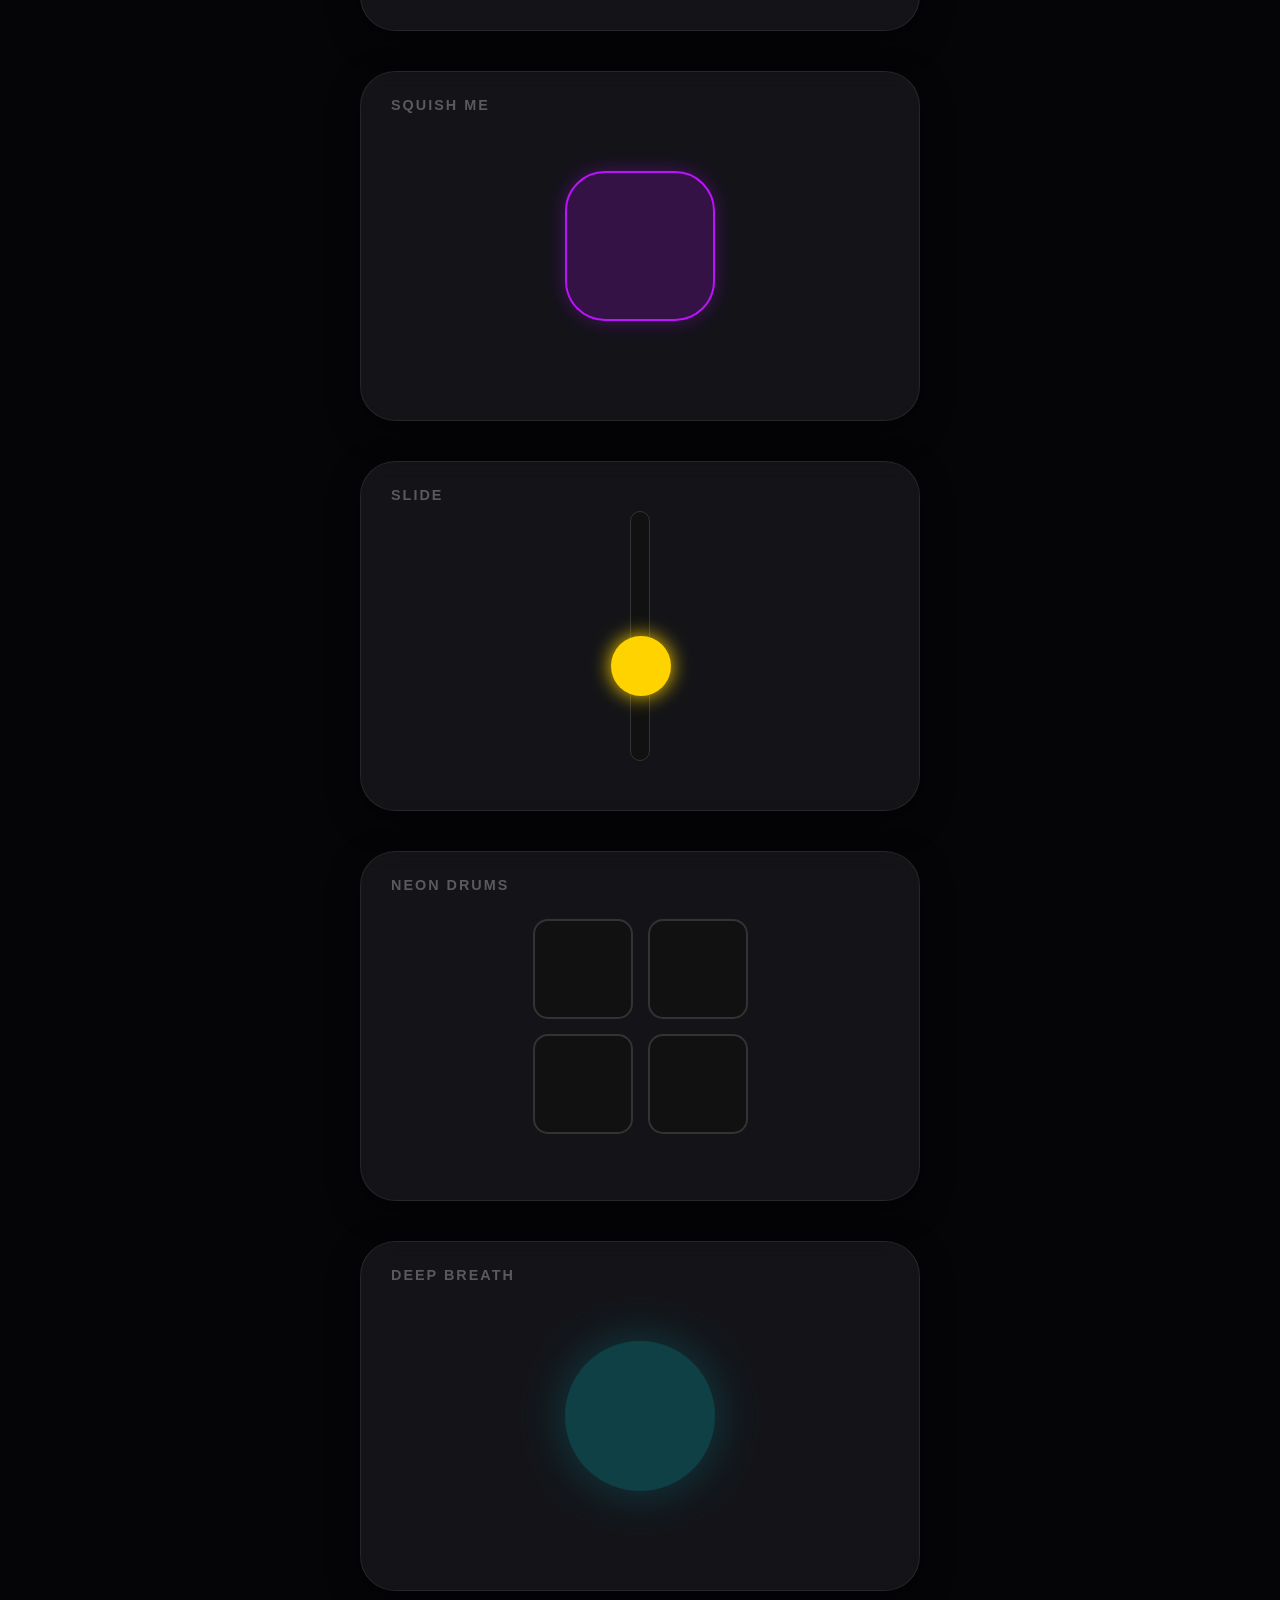
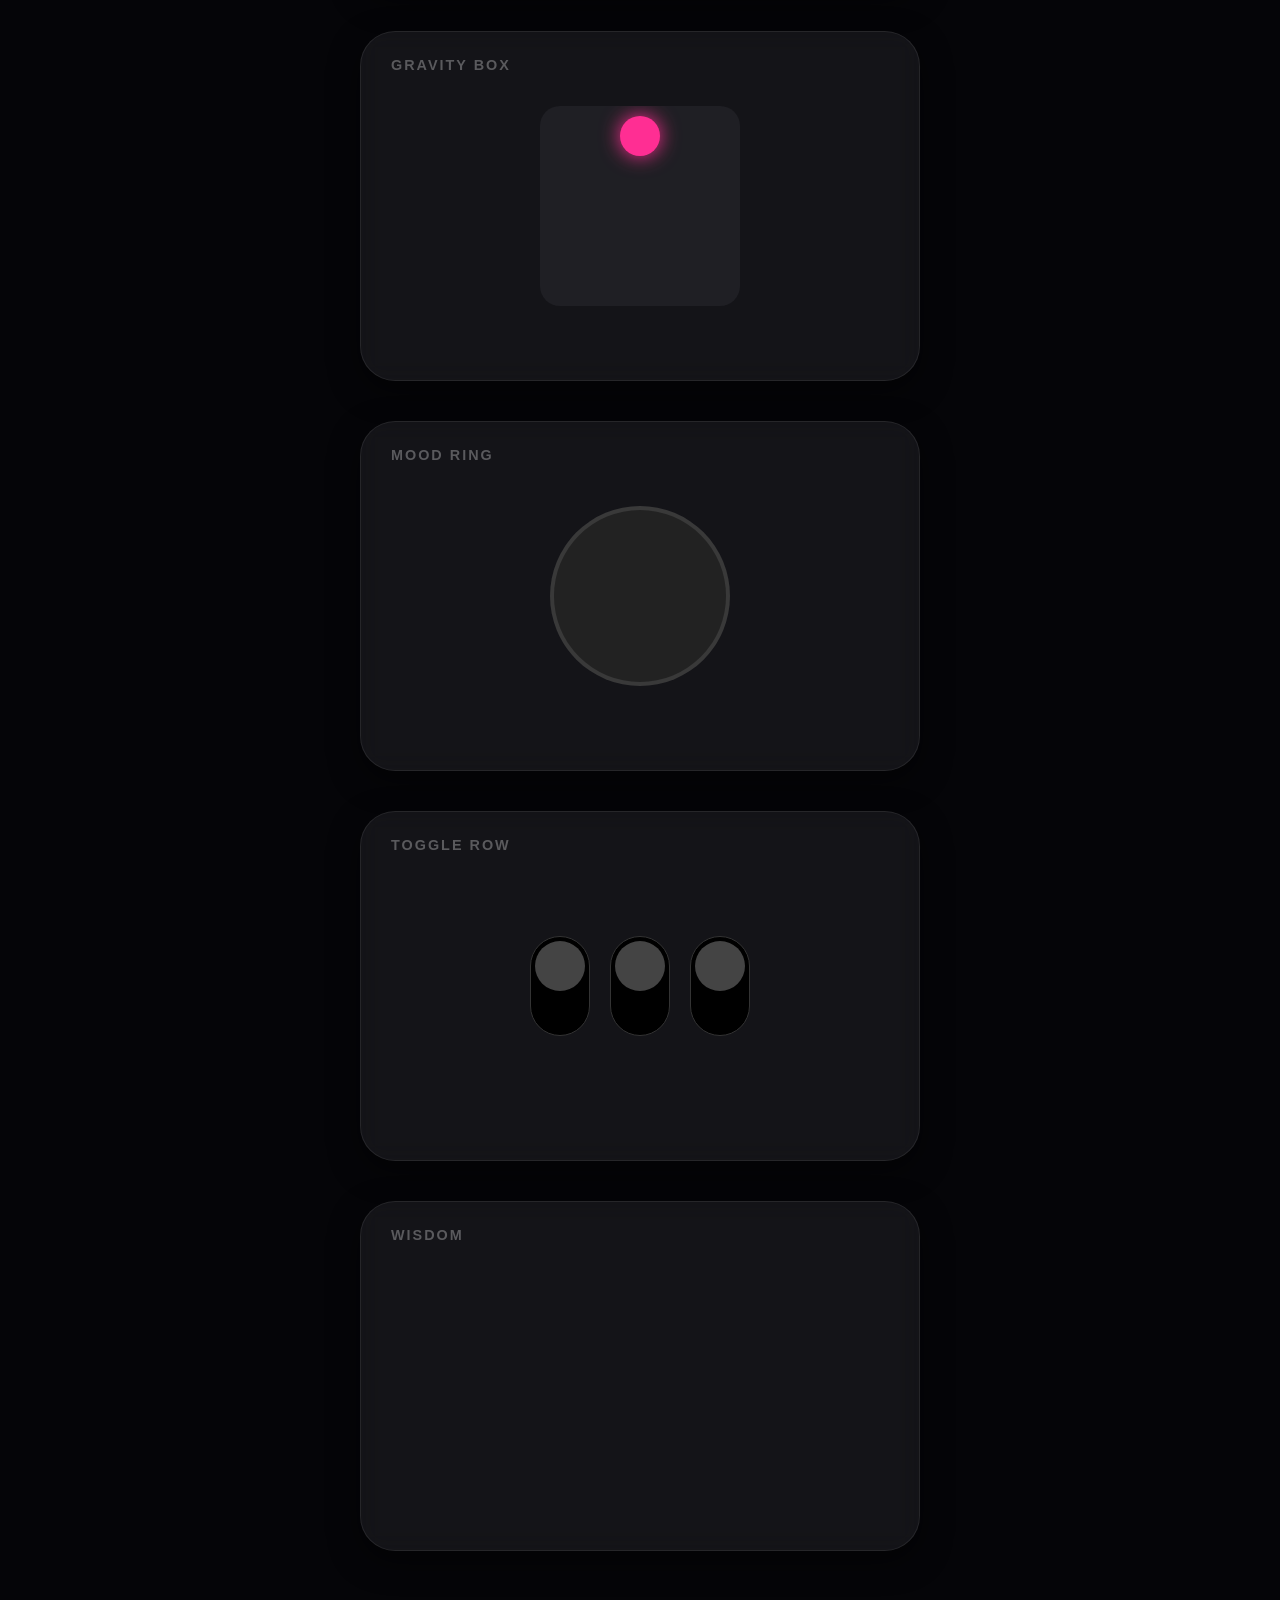
<file: tools/stressburster.html>
<!DOCTYPE html>
<html lang="en">
<head>
    <meta charset="UTF-8">
    <meta name="viewport" content="width=device-width, initial-scale=1">
    <title>Stress Burster · CalmSpace</title>
    
    <style>
        /* --- DARK THEME VARIABLES --- */
        :root {
            --bg-deep: #050508;
            --glass-bg: rgba(30, 30, 35, 0.6);
            --glass-border: rgba(255, 255, 255, 0.08);
            --text-main: #F0F0F0;
            
            /* Neon Accents */
            --neon-pink: #FF2E93;
            --neon-blue: #00F0FF;
            --neon-green: #39FF14;
            --neon-purple: #BC13FE;
            --neon-yellow: #FFD300;
            
            --bounce: cubic-bezier(0.175, 0.885, 0.32, 1.275);
        }

        /* DISABLE SELECTING & RIGHT CLICK */
        * { 
            box-sizing: border-box; margin: 0; padding: 0; 
            user-select: none; -webkit-user-select: none; 
            -webkit-tap-highlight-color: transparent; 
        }

        body {
            font-family: 'Inter', sans-serif;
            background-color: var(--bg-deep);
            color: var(--text-main);
            min-height: 100vh;
            display: flex;
            flex-direction: column;
            align-items: center;
            overflow-x: hidden;
            -webkit-touch-callout: none;
            position: relative;
        }

        /* --- HEADER --- */
        header {
            width: 100%;
            padding: 20px;
            background: rgba(5, 5, 8, 0.8);
            backdrop-filter: blur(10px);
            border-bottom: 1px solid var(--glass-border);
            position: sticky;
            top: 0;
            z-index: 100;
            display: flex;
            justify-content: space-between;
            align-items: center;
        }

        .back-btn {
            background: rgba(255,255,255,0.1);
            color: white;
            padding: 12px 20px;
            border-radius: 12px;
            text-decoration: none;
            font-weight: 700;
            font-size: 0.9rem;
            display: flex; align-items: center; gap: 8px;
            border: 1px solid var(--glass-border);
            transition: 0.2s;
        }
        .back-btn:active { background: rgba(255,255,255,0.2); }

        .settings-btn {
            background: transparent;
            border: 1px solid var(--glass-border);
            color: #666;
            padding: 10px;
            border-radius: 12px;
            font-size: 1.5rem;
            transition: 0.3s;
        }
        .settings-btn.active { 
            color: var(--text-main); 
            border-color: var(--neon-blue);
            text-shadow: 0 0 10px var(--neon-blue);
            box-shadow: 0 0 10px rgba(0, 240, 255, 0.2);
        }

        /* --- MAIN SCROLL AREA --- */
        main {
            width: 100%;
            max-width: 600px;
            padding: 20px;
            display: flex;
            flex-direction: column;
            gap: 40px; /* Space between games */
            padding-bottom: 100px;
            z-index: 10;
        }

        /* --- GLASS GAME CARD --- */
        .game-card {
            background: var(--glass-bg);
            backdrop-filter: blur(12px);
            border: 1px solid var(--glass-border);
            border-radius: 35px;
            width: 100%;
            height: 350px; /* BIG HEIGHT */
            display: flex;
            flex-direction: column;
            justify-content: center;
            align-items: center;
            position: relative;
            box-shadow: 0 10px 30px rgba(0,0,0,0.5);
            transition: transform 0.2s var(--bounce);
        }

        .game-card:active { transform: scale(0.98); border-color: var(--neon-blue); }

        .game-title {
            position: absolute;
            top: 25px;
            left: 30px;
            font-size: 0.9rem;
            font-weight: 700;
            color: rgba(255,255,255,0.3);
            text-transform: uppercase;
            letter-spacing: 2px;
            pointer-events: none;
        }

        /* --- GAME 1: NEON KEY --- */
        .giant-key {
            width: 160px; height: 160px;
            background: #111;
            border-radius: 30px;
            border: 1px solid #333;
            border-bottom: 15px solid #000;
            display: flex; justify-content: center; align-items: center;
            font-size: 4rem; color: #444;
            transition: 0.1s;
        }
        .game-card:active .giant-key {
            border-bottom: 0px solid #000;
            transform: translateY(15px);
            background: #111;
            color: var(--neon-blue);
            text-shadow: 0 0 30px var(--neon-blue);
            border-color: var(--neon-blue);
            box-shadow: 0 0 50px rgba(0, 240, 255, 0.4);
        }

        /* --- GAME 2: DARK POP IT --- */
        .pop-grid { display: grid; grid-template-columns: repeat(3, 1fr); gap: 15px; }
        .pop-bubble { 
            width: 70px; height: 70px; 
            background: rgba(255, 46, 147, 0.1); 
            border: 2px solid var(--neon-pink);
            border-radius: 50%; 
            box-shadow: 0 0 5px rgba(255, 46, 147, 0.2);
            transition: 0.2s;
        }
        .pop-bubble.popped { 
            transform: scale(0.85); 
            background: var(--neon-pink); 
            box-shadow: 0 0 30px var(--neon-pink);
        }

        /* --- GAME 3: CYBER SPINNER --- */
        .giant-spinner {
            width: 220px; height: 220px;
            border-radius: 50%;
            background: conic-gradient(from 0deg, #111, var(--neon-purple), #111, var(--neon-blue), #111);
            border: 2px solid rgba(255,255,255,0.1);
            position: relative;
            box-shadow: 0 0 30px rgba(0,0,0,0.5);
        }

        /* --- GAME 4: SWITCH --- */
        .mega-switch-base {
            width: 120px; height: 200px;
            background: #000;
            border-radius: 60px;
            position: relative;
            padding: 10px;
            border: 1px solid #333;
        }
        .mega-switch-knob {
            width: 100px; height: 100px;
            background: #333;
            border-radius: 50%;
            position: absolute;
            top: 10px; left: 10px;
            transition: 0.4s var(--bounce);
            border: 1px solid #555;
            box-shadow: 0 5px 15px rgba(0,0,0,0.5);
        }
        .mega-switch-base.active .mega-switch-knob {
            top: 90px; background: var(--neon-green); box-shadow: 0 0 50px var(--neon-green); border-color: #fff;
        }

        /* --- GAME 5: ELASTIC --- */
        .elastic-block {
            width: 150px; height: 150px;
            background: rgba(188, 19, 254, 0.2);
            border: 2px solid var(--neon-purple);
            border-radius: 40px;
            box-shadow: 0 0 20px rgba(188, 19, 254, 0.3);
            transition: transform 0.1s;
        }

        /* --- GAME 6: SLIDER --- */
        .slider-track {
            width: 20px; height: 250px;
            background: #111;
            border-radius: 20px;
            position: relative;
            border: 1px solid #333;
        }
        .slider-handle {
            width: 60px; height: 60px;
            background: var(--neon-yellow);
            border-radius: 50%;
            position: absolute; left: -20px; top: 50%;
            box-shadow: 0 0 20px var(--neon-yellow);
        }

        /* --- GAME 7: NEON DRUMS --- */
        .drum-grid { display: grid; grid-template-columns: 1fr 1fr; gap: 15px; }
        .drum-pad {
            width: 100px; height: 100px;
            background: #111; border: 2px solid #333; border-radius: 15px;
            transition: 0.1s;
        }
        .drum-pad.hit { background: var(--neon-blue); border-color: #fff; box-shadow: 0 0 30px var(--neon-blue); }

        /* --- GAME 8: BREATHING ORB --- */
        .orb {
            width: 150px; height: 150px;
            background: var(--neon-blue);
            border-radius: 50%;
            opacity: 0.2;
            animation: breathe 4s infinite ease-in-out;
            box-shadow: 0 0 50px var(--neon-blue);
        }
        @keyframes breathe {
            0%, 100% { transform: scale(0.8); opacity: 0.2; }
            50% { transform: scale(1.2); opacity: 0.8; }
        }

        /* --- GAME 9: GRAVITY BOX --- */
        .gravity-box {
            width: 200px; height: 200px;
            background: rgba(255,255,255,0.05);
            border-radius: 20px;
            position: relative;
            overflow: hidden;
        }
        .g-ball {
            width: 40px; height: 40px;
            background: var(--neon-pink);
            border-radius: 50%;
            position: absolute; left: 80px; top: 10px;
            animation: bounce 0.8s infinite alternate cubic-bezier(0.5, 0.05, 1, 0.5);
            box-shadow: 0 0 20px var(--neon-pink);
        }
        @keyframes bounce { from { top: 10px; } to { top: 150px; transform: scaleY(0.9); } }

        /* --- GAME 10: MOOD RING --- */
        .mood-circle {
            width: 180px; height: 180px;
            border-radius: 50%;
            background: #222;
            transition: 0.5s;
            border: 4px solid rgba(255,255,255,0.1);
        }

        /* --- GAME 11: ZEN TEXT --- */
        .zen-text {
            font-size: 2rem;
            font-weight: 900;
            color: var(--neon-green);
            opacity: 0;
            transition: 1s;
            text-shadow: 0 0 20px var(--neon-green);
        }
        .zen-text.show { opacity: 1; transform: scale(1.1); }

        /* --- GAME 12: BINARY SWITCHES --- */
        .binary-row { display: flex; gap: 20px; }
        .b-switch { width: 60px; height: 100px; background: #000; border-radius: 30px; position: relative; border: 1px solid #333; }
        .b-knob { width: 50px; height: 50px; background: #444; border-radius: 50%; position: absolute; left: 4px; top: 4px; transition: 0.3s; }
        .b-switch.on .b-knob { top: 44px; background: var(--neon-yellow); box-shadow: 0 0 15px var(--neon-yellow); }

        /* --- STARS --- */
        #star-canvas {
            position: fixed; top: 0; left: 0; width: 100%; height: 100%; z-index: 0; pointer-events: none;
        }

    </style>
    <link rel="manifest" href="../manifest.webmanifest">
    <link rel="icon" href="../assets/icon-192.png">
    <link rel="stylesheet" href="../assets/accessibility.css">
    <script type="module" src="../assets/shared.js"></script>
</head>
<body>

    <header>
        <a href="../index.html" class="back-btn"><span>←</span> HOME</a>
        <div style="display: flex; gap: 15px;">
            <button id="snd-btn" class="settings-btn active" aria-label="Sound" aria-pressed="true" onclick="toggleSound()">🔊</button>
            <button id="vib-btn" class="settings-btn active" aria-label="Vibration" aria-pressed="true" onclick="toggleVibe()">📳</button>
        </div>
    </header>

    <main>
        <div class="game-card" onclick="play(this, 'click')">
            <div class="game-title">Master Key</div>
            <div class="giant-key">?</div>
        </div>

        <div class="game-card">
            <div class="game-title">Bubble Wrap</div>
            <div class="pop-grid" id="pop-grid"></div>
        </div>

        <div class="game-card" onclick="spin(this)">
            <div class="game-title">Fidget Spin</div>
            <div class="giant-spinner"></div>
        </div>

        <div class="game-card" onclick="toggleSwitch(this)">
            <div class="game-title">Power Switch</div>
            <div class="mega-switch-base"><div class="mega-switch-knob"></div></div>
        </div>

        <div class="game-card" id="squish" role="button" tabindex="0" onpointerdown="squish(this)" onpointerup="unsquish(this)" onpointercancel="unsquish(this)" onpointerleave="unsquish(this)">
            <div class="game-title">Squish Me</div>
            <div class="elastic-block"></div>
        </div>

        <div class="game-card" id="slide" role="slider" tabindex="0" aria-label="Slide" aria-valuenow="50" aria-orientation="vertical" onmousemove="slide(event, this)" ontouchmove="slide(event, this)">
            <div class="game-title">Slide</div>
            <div class="slider-track"><div class="slider-handle"></div></div>
        </div>

        <div class="game-card">
            <div class="game-title">Neon Drums</div>
            <div class="drum-grid">
                <button type="button" class="drum-pad" aria-label="Drum 1" onclick="drum(this, 100)"></button>
                <button type="button" class="drum-pad" aria-label="Drum 2" onclick="drum(this, 200)"></button>
                <button type="button" class="drum-pad" aria-label="Drum 3" onclick="drum(this, 300)"></button>
                <button type="button" class="drum-pad" aria-label="Drum 4" onclick="drum(this, 400)"></button>
            </div>
        </div>

        <div class="game-card" onclick="play(this, 'breath')">
            <div class="game-title">Deep Breath</div>
            <div class="orb"></div>
        </div>

        <div class="game-card" onclick="play(this, 'bounce')">
            <div class="game-title">Gravity Box</div>
            <div class="gravity-box"><div class="g-ball"></div></div>
        </div>

        <div class="game-card" onclick="mood(this)">
            <div class="game-title">Mood Ring</div>
            <div class="mood-circle"></div>
        </div>

        <div class="game-card">
            <div class="game-title">Toggle Row</div>
            <div class="binary-row">
                <div class="b-switch" aria-label="Toggle 1" aria-pressed="false" onclick="flipBin(this)"><div class="b-knob"></div></div>
                <div class="b-switch" aria-label="Toggle 2" aria-pressed="false" onclick="flipBin(this)"><div class="b-knob"></div></div>
                <div class="b-switch" aria-label="Toggle 3" aria-pressed="false" onclick="flipBin(this)"><div class="b-knob"></div></div>
            </div>
        </div>

        <div class="game-card" onclick="zen(this)">
            <div class="game-title">Wisdom</div>
            <div class="zen-text">Click Me</div>
        </div>

    </main>

    <canvas id="star-canvas"></canvas>

    <script>

        // CONFIG
        const state = { sound: true, haptic: true };
        let ctx;
        const reducedMotion = matchMedia('(prefers-reduced-motion: reduce)');

        // AUDIO ENGINE
        function playSound(type, freq) {
            if (!state.sound) return;
            const Context = window.AudioContext || window.webkitAudioContext;
            if (!Context) return;
            ctx ??= new Context();
            if (ctx.state === 'suspended') void ctx.resume().catch(() => {});
            const osc = ctx.createOscillator();
            const gain = ctx.createGain();
            const t = ctx.currentTime;
            osc.connect(gain); gain.connect(ctx.destination);

            if(type === 'click') {
                osc.type = 'triangle'; osc.frequency.setValueAtTime(150, t); osc.frequency.exponentialRampToValueAtTime(40, t+0.1);
                gain.gain.setValueAtTime(0.5, t); gain.gain.exponentialRampToValueAtTime(0.01, t+0.1); osc.start(t); osc.stop(t+0.1);
            } else if(type === 'pop') {
                osc.type = 'sine'; osc.frequency.setValueAtTime(400, t); osc.frequency.linearRampToValueAtTime(600, t+0.1);
                gain.gain.setValueAtTime(0.3, t); gain.gain.linearRampToValueAtTime(0, t+0.1); osc.start(t); osc.stop(t+0.1);
            } else if(type === 'tone') {
                osc.type = 'sine'; osc.frequency.setValueAtTime(freq || 200, t); 
                gain.gain.setValueAtTime(0.2, t); gain.gain.exponentialRampToValueAtTime(0.01, t+0.3); osc.start(t); osc.stop(t+0.3);
            }
        }

        function vibe(ms) { if(state.haptic && navigator.vibrate) navigator.vibrate(ms); }
        function toggleSound() {
            state.sound = !state.sound;
            const button = document.getElementById('snd-btn');
            button.classList.toggle('active', state.sound);
            button.setAttribute('aria-pressed', String(state.sound));
        }
        function toggleVibe() {
            state.haptic = !state.haptic;
            const button = document.getElementById('vib-btn');
            button.classList.toggle('active', state.haptic);
            button.setAttribute('aria-pressed', String(state.haptic));
        }

        // INTERACTIONS
        function play(el, type) { playSound(type); vibe(20); }

        // Pop It
        const popGrid = document.getElementById('pop-grid');
        for(let i=0; i<9; i++) {
            let p = document.createElement('button'); p.className = 'pop-bubble';
            p.type = 'button';
            p.setAttribute('aria-label', 'Pop bubble ' + (i + 1));
            p.onclick = function(e) { e.stopPropagation(); if(!this.classList.contains('popped')) { this.classList.add('popped'); playSound('pop'); vibe(20); setTimeout(() => this.classList.remove('popped'), 1000); } };
            popGrid.appendChild(p);
        }

        function spin(el) { const s = el.querySelector('.giant-spinner'); s.style.transition = 'none'; s.style.transform = 'rotate(0deg)'; setTimeout(() => { s.style.transition = 'transform 2s cubic-bezier(0.1, 0.9, 0.1, 1)'; s.style.transform = `rotate(${720 + Math.random()*720}deg)`; }, 10); vibe(50); }
        function toggleSwitch(el) { el.querySelector('.mega-switch-base').classList.toggle('active'); playSound('click'); vibe(40); }
        function squish(el) { el.querySelector('.elastic-block').style.transform = 'scale(0.85)'; vibe(10); }
        function unsquish(el) { el.querySelector('.elastic-block').style.transform = 'scale(1)'; }
        function setSlide(el, value) {
            value = Math.max(0, Math.min(100, Math.round(value)));
            el.setAttribute('aria-valuenow', value);
            el.querySelector('.slider-handle').style.top = `calc(${100 - value}% - 30px)`;
            if (Math.random() > 0.8) { playSound('click'); vibe(5); }
        }
        function slide(e, el) {
            if (e.buttons !== 1 && e.type !== 'touchmove') return;
            const rect = el.querySelector('.slider-track').getBoundingClientRect();
            const y = (e.touches ? e.touches[0].clientY : e.clientY) - rect.top;
            setSlide(el, 100 - y / rect.height * 100);
        }
        
        // NEW TOY LOGIC
        function drum(el, f) { el.classList.add('hit'); playSound('tone', f); vibe(10); setTimeout(()=>el.classList.remove('hit'), 100); }
        const colors = ['#FF2E93', '#00F0FF', '#39FF14', '#FFD300', '#BC13FE']; let cIdx=0;
        function mood(el) { cIdx = (cIdx+1)%colors.length; el.querySelector('.mood-circle').style.background = colors[cIdx]; playSound('pop'); vibe(10); }
        function flipBin(el) { el.setAttribute('aria-pressed', String(el.classList.toggle('on'))); playSound('click'); vibe(20); }
        const words = ["Breathe", "Relax", "Calm", "Peace", "Flow", "Soft", "Slow"];
        function zen(el) { const z = el.querySelector('.zen-text'); z.innerText = words[Math.floor(Math.random()*words.length)]; z.classList.add('show'); playSound('tone', 300); setTimeout(()=>z.classList.remove('show'), 1500); }

        for (const control of document.querySelectorAll('main div[onclick]')) {
            control.setAttribute('role', 'button');
            control.tabIndex = 0;
            control.addEventListener('keydown', event => {
                if (event.key !== 'Enter' && event.code !== 'Space') return;
                event.preventDefault();
                if (!event.repeat) control.click();
            });
        }
        const squishControl = document.getElementById('squish');
        squishControl.addEventListener('keydown', event => {
            if (event.key !== 'Enter' && event.code !== 'Space') return;
            event.preventDefault();
            if (!event.repeat) squish(squishControl);
        });
        squishControl.addEventListener('keyup', () => unsquish(squishControl));
        squishControl.addEventListener('blur', () => unsquish(squishControl));
        document.getElementById('slide').addEventListener('keydown', event => {
            const slider = event.currentTarget;
            const value = Number(slider.getAttribute('aria-valuenow'));
            const change = { ArrowUp: value + 4, ArrowRight: value + 4, ArrowDown: value - 4, ArrowLeft: value - 4, Home: 0, End: 100 };
            if (!(event.key in change)) return;
            event.preventDefault();
            setSlide(slider, change[event.key]);
        });

        // STARS
        const canvas = document.getElementById('star-canvas'); const sc = canvas.getContext('2d');
        let w, h, stars = [];
        function resize() { w = canvas.width = window.innerWidth; h = canvas.height = window.innerHeight; }
        function createStars() { stars = []; for(let i=0; i<80; i++) stars.push({x:Math.random()*w, y:Math.random()*h, s:Math.random()*1.5+0.5, sp:Math.random()*0.3+0.1, a:Math.random()*0.5+0.1}); }
        let starFrame;
        function update() {
            if (reducedMotion.matches) return;
            sc.clearRect(0,0,w,h);
            for(let s of stars) { s.y -= s.sp; if(s.y<0){s.y=h; s.x=Math.random()*w;} sc.globalAlpha=s.a; sc.fillStyle="white"; sc.beginPath(); sc.arc(s.x,s.y,s.s,0,6.28); sc.fill(); }
            starFrame = requestAnimationFrame(update);
        }
        reducedMotion.addEventListener('change', () => {
            cancelAnimationFrame(starFrame);
            update();
        });
        window.addEventListener('resize', resize); resize(); createStars(); update();
    </script>

</body>
</html>
</file>
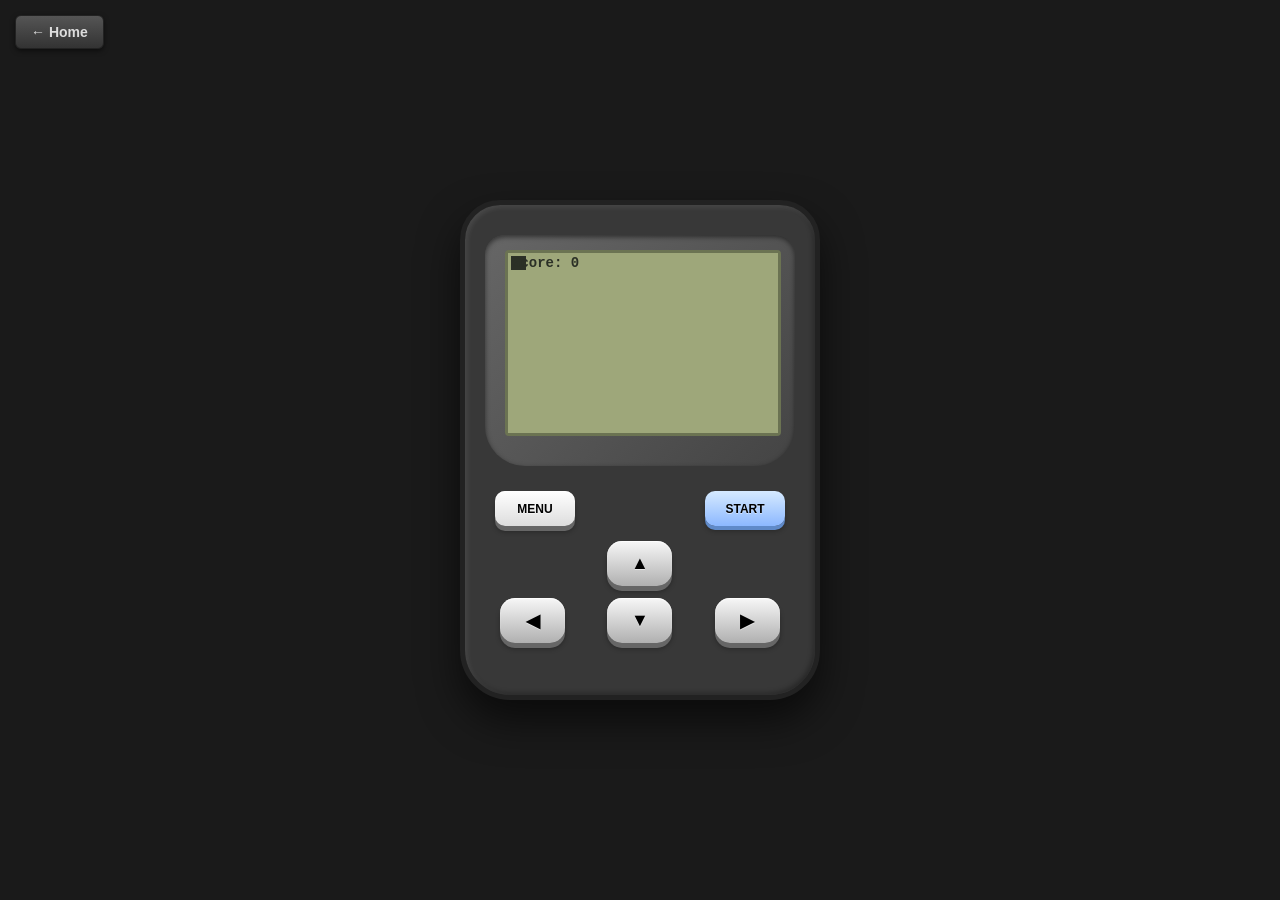
<file: tools/sxenagame.html>
<!DOCTYPE html>
<html lang="en">
<head>
    <meta charset="UTF-8">
    <meta name="viewport" content="width=device-width, initial-scale=1">
    <title>Retro Snake</title>
    <style>
        :root {
            --lcd-bg: #9ea77a;       /* Classic Nokia yellow-green */
            --lcd-pixel: #2b3026;    /* Dark pixel */
            --case-color: #383838;   /* Dark Grey Body */
            --key-light: #f7f7f7;    /* Key top gradient start */
            --key-dark: #b0b0b0;     /* Key top gradient end */
            --key-shadow: #666;      /* Side of the key */
            --text-color: #000;
        }

        body {
            background-color: #1a1a1a;
            display: flex;
            justify-content: center;
            align-items: center;
            min-height: 100vh;
            margin: 0;
            font-family: 'Courier New', Courier, monospace;
            overflow: hidden;
            user-select: none;
            -webkit-user-select: none;
        }

        /* --- Top Left Back Button --- */
        .page-back-btn {
            position: absolute;
            top: 15px;
            left: 15px;
            text-decoration: none;
            color: #ddd;
            background: linear-gradient(to bottom, #555, #333);
            padding: 8px 15px;
            border-radius: 6px;
            font-weight: bold;
            font-family: sans-serif;
            font-size: 14px;
            border: 1px solid #222;
            box-shadow: 0 2px 5px rgba(0,0,0,0.5);
            z-index: 1000;
        }
        .page-back-btn:active {
            background: #222;
            transform: translateY(1px);
        }

        /* --- Phone Body --- */
        .phone {
            background-color: var(--case-color);
            border-radius: 40px 40px 50px 50px;
            box-shadow: 
                inset 2px 2px 5px rgba(255,255,255,0.1),
                inset -2px -2px 5px rgba(0,0,0,0.3),
                0 20px 40px rgba(0,0,0,0.6);
            width: 310px;
            padding: 30px 20px 40px 20px;
            display: flex;
            flex-direction: column;
            align-items: center;
            border: 5px solid #222;
            position: relative;
        }

        /* --- Screen Area --- */
        .screen-lens {
            background-color: #555;
            padding: 15px 20px 30px 20px;
            border-radius: 20px 20px 40px 40px;
            width: 100%;
            box-sizing: border-box;
            background: linear-gradient(135deg, #666, #444);
            box-shadow: inset 0 2px 5px rgba(0,0,0,0.5);
            margin-bottom: 25px;
        }

        .lcd-display {
            background-color: var(--lcd-bg);
            border: 3px solid #6b7352;
            border-radius: 4px;
            width: 100%;
            height: 180px;
            position: relative;
            box-shadow: inset 2px 2px 8px rgba(0,0,0,0.15);
            image-rendering: pixelated;
        }

        canvas {
            display: block;
            width: 100%;
            height: 100%;
        }

        /* --- Overlays --- */
        .overlay {
            position: absolute;
            top: 0;
            left: 0;
            width: 100%;
            height: 100%;
            display: flex;
            flex-direction: column;
            justify-content: center;
            align-items: center;
            background-color: rgba(158, 167, 122, 0.95);
            color: var(--lcd-pixel);
            font-weight: bold;
            z-index: 10;
        }
        
        .hidden { display: none !important; }

        .score-board {
            position: absolute;
            top: 2px;
            left: 4px;
            font-size: 14px;
            color: var(--lcd-pixel);
            font-weight: bold;
            z-index: 5;
        }

        /* --- Settings Menu --- */
        .settings-menu {
            font-size: 14px;
            text-align: left;
            width: 80%;
            font-family: monospace;
        }
        .setting-item {
            margin: 10px 0;
            cursor: pointer;
            display: flex;
            justify-content: space-between;
            border-bottom: 2px dotted var(--lcd-pixel);
            padding-bottom: 2px;
        }

        /* --- Vintage Keypad --- */
        .keypad-area {
            width: 100%;
            display: flex;
            flex-direction: column;
            align-items: center;
            gap: 15px;
        }

        .func-keys {
            display: flex;
            justify-content: space-between;
            width: 100%;
            padding: 0 10px;
            box-sizing: border-box;
        }

        .d-pad {
            display: grid;
            grid-template-columns: repeat(3, 1fr);
            grid-template-rows: repeat(3, auto);
            gap: 12px;
            width: 100%;
            justify-items: center;
        }

        /* --- Physical Button Style --- */
        .phy-btn {
            position: relative;
            appearance: none;
            -webkit-appearance: none;
            border: none;
            outline: none;
            background: linear-gradient(to bottom, var(--key-light) 0%, var(--key-dark) 100%);
            width: 70px;
            height: 45px;
            border-radius: 12px 12px 20px 20px;
            box-shadow: 
                0 5px 0 var(--key-shadow), 
                0 6px 5px rgba(0,0,0,0.3),
                inset 0 1px 1px rgba(255,255,255,0.8);
            color: var(--text-color);
            font-family: sans-serif;
            font-weight: 800;
            font-size: 18px;
            cursor: pointer;
            display: flex;
            justify-content: center;
            align-items: center;
            transition: transform 0.05s, box-shadow 0.05s;
            text-shadow: 0 1px 0 rgba(255,255,255,0.5);
            -webkit-tap-highlight-color: transparent;
        }

        .phy-btn:active, .phy-btn.pressed {
            transform: translateY(5px);
            box-shadow: 
                0 0 0 var(--key-shadow), 
                inset 0 2px 5px rgba(0,0,0,0.4);
            background: linear-gradient(to bottom, #bbb, #999);
        }

        .btn-menu {
            width: 80px;
            height: 35px;
            font-size: 12px;
            border-radius: 10px;
            background: linear-gradient(to bottom, #fff, #ddd);
        }

        .btn-start {
            width: 80px;
            height: 35px;
            font-size: 12px;
            border-radius: 10px;
            background: linear-gradient(to bottom, #d6eaff, #8cb8ff);
            box-shadow: 0 4px 0 #5f8ac9, 0 5px 5px rgba(0,0,0,0.3);
        }
        .btn-start:active, .btn-start.pressed {
            box-shadow: 0 0 0 #5f8ac9;
        }

        .btn-dir {
            border-radius: 15px; 
            width: 65px;
            height: 45px;
        }
        
        .btn-spacer {
            visibility: hidden; 
            pointer-events: none;
            width: 65px;
            height: 45px;
        }

    </style>
    <link rel="manifest" href="../manifest.webmanifest">
    <link rel="icon" href="../assets/icon-192.png">
    <link rel="stylesheet" href="../assets/accessibility.css">
    <script type="module" src="../assets/shared.js"></script>
</head>
<body>

    <a href="../index.html" class="page-back-btn">← Home</a>

    <div class="phone">
        
        <div class="screen-lens">
            <div class="lcd-display">
                <canvas id="gameCanvas" width="260" height="180"></canvas>
                <div class="score-board">Score: <span id="scoreVal">0</span></div>
                
                <div class="overlay hidden" id="gameOverMsg">
                    <div style="font-size: 20px; margin-bottom: 10px;">GAME OVER</div>
                    <div style="font-size: 12px;">Press START or SPACE</div>
                </div>

                <div class="overlay hidden" id="settingsMsg">
                    <div style="font-size: 16px; margin-bottom: 15px; text-decoration: underline;">SETTINGS</div>
                    <div class="settings-menu">
                        <div class="setting-item" id="btn-toggle-audio">
                            <span>SOUND</span> <span id="audioStatus">ON</span>
                        </div>
                        <div class="setting-item" id="btn-toggle-vib">
                            <span>VIBE</span> <span id="vibStatus">ON</span>
                        </div>
                    </div>
                    <div style="font-size: 10px; margin-top: 20px;">Use MENU to Close</div>
                </div>
            </div>
        </div>

        <div class="keypad-area">
            
            <div class="func-keys">
                <button class="phy-btn btn-menu" id="btn-menu">MENU</button>
                <button class="phy-btn btn-start" id="btn-start">START</button>
            </div>

            <div class="d-pad">
                <div class="btn-spacer"></div>
                <button class="phy-btn btn-dir" data-key="UP" aria-label="Up">▲</button>
                <div class="btn-spacer"></div>

                <button class="phy-btn btn-dir" data-key="LEFT" aria-label="Left">◀</button>
                <button class="phy-btn btn-dir" data-key="DOWN" aria-label="Down">▼</button>
                <button class="phy-btn btn-dir" data-key="RIGHT" aria-label="Right">▶</button>
            </div>

        </div>
    </div>

    <script>
        const canvas = document.getElementById('gameCanvas');
        const ctx = canvas.getContext('2d');
        const scoreEl = document.getElementById('scoreVal');
        const gameOverMsg = document.getElementById('gameOverMsg');
        const settingsMsg = document.getElementById('settingsMsg');
        
        // Settings Elements
        const audioStatusEl = document.getElementById('audioStatus');
        const vibStatusEl = document.getElementById('vibStatus');
        const startBtn = document.getElementById('btn-start');

        // Game Constants
        const tileSize = 20;
        const tileCountX = canvas.width / tileSize;
        const tileCountY = canvas.height / tileSize;
        const snakeColor = '#2b3026';
        const bgColor = '#9ea77a';

        // State
        let snake = [];
        let food = { x: 0, y: 0 };
        let dx = 0, dy = 0;
        let gameInterval;
        let isGameRunning = false;
        let isSettingsOpen = false;
        let score = 0;
        let inputQueue = []; 

        // User Preferences
        let audioEnabled = true;
        let hapticsEnabled = true;

        // Audio Context
        let audioCtx = null;

        function initAudio() {
            if (!audioCtx) {
                audioCtx = new (window.AudioContext || window.webkitAudioContext)();
            }
            if (audioCtx.state === 'suspended') {
                audioCtx.resume();
            }
        }

        // --- Sound Generation ---
        function playSound(type) {
            if (!audioEnabled || !audioCtx) return;

            const osc = audioCtx.createOscillator();
            const gainNode = audioCtx.createGain();
            
            osc.connect(gainNode);
            gainNode.connect(audioCtx.destination);

            if (type === 'eat') {
                osc.type = 'square';
                osc.frequency.setValueAtTime(600, audioCtx.currentTime);
                osc.frequency.exponentialRampToValueAtTime(800, audioCtx.currentTime + 0.1);
                gainNode.gain.setValueAtTime(0.05, audioCtx.currentTime);
                gainNode.gain.exponentialRampToValueAtTime(0.001, audioCtx.currentTime + 0.1);
                osc.start();
                osc.stop(audioCtx.currentTime + 0.1);
            } else if (type === 'die') {
                osc.type = 'sawtooth';
                osc.frequency.setValueAtTime(150, audioCtx.currentTime);
                osc.frequency.linearRampToValueAtTime(50, audioCtx.currentTime + 0.4);
                gainNode.gain.setValueAtTime(0.1, audioCtx.currentTime);
                gainNode.gain.linearRampToValueAtTime(0, audioCtx.currentTime + 0.4);
                osc.start();
                osc.stop(audioCtx.currentTime + 0.4);
            }
        }

        function triggerHaptic(type) {
            if (!hapticsEnabled || !navigator.vibrate) return;
            if (type === 'click') navigator.vibrate(5);
            if (type === 'eat') navigator.vibrate(30); 
            if (type === 'die') navigator.vibrate(200);
        }

        // --- Settings Logic ---
        function toggleSettings() {
            initAudio();
            triggerHaptic('click');
            
            if (isGameRunning) {
                clearInterval(gameInterval);
                isGameRunning = false;
            }

            isSettingsOpen = !isSettingsOpen;
            
            if (isSettingsOpen) {
                settingsMsg.classList.remove('hidden');
                gameOverMsg.classList.add('hidden');
            } else {
                settingsMsg.classList.add('hidden');
            }
        }

        // --- Game Logic ---
        function handleStart() {
            initAudio();
            triggerHaptic('click');
            
            // Visual feedback for Spacebar press
            startBtn.classList.add('pressed');
            setTimeout(() => startBtn.classList.remove('pressed'), 150);

            settingsMsg.classList.add('hidden');
            gameOverMsg.classList.add('hidden');
            isSettingsOpen = false;
            resetGame();
        }

        function initGame() {
            snake = [{ x: 5, y: 5 }, { x: 4, y: 5 }, { x: 3, y: 5 }];
            score = 0;
            scoreEl.innerText = score;
            dx = 1; dy = 0;
            inputQueue = [];
            createFood();
            isGameRunning = true;
        }

        function createFood() {
            food.x = Math.floor(Math.random() * tileCountX);
            food.y = Math.floor(Math.random() * tileCountY);
            snake.forEach(part => {
                if (part.x === food.x && part.y === food.y) createFood();
            });
        }

        function resetGame() {
            clearInterval(gameInterval);
            initGame();
            gameInterval = setInterval(gameLoop, 130);
        }

        function gameOver() {
            playSound('die');
            triggerHaptic('die');
            clearInterval(gameInterval);
            isGameRunning = false;
            gameOverMsg.classList.remove('hidden');
        }

        function gameLoop() {
            // Process Input Buffer
            if (inputQueue.length > 0) {
                const nextDir = inputQueue.shift();
                
                const goingUp = dy === -1;
                const goingDown = dy === 1;
                const goingRight = dx === 1;
                const goingLeft = dx === -1;

                if (nextDir === 'UP' && !goingDown) { dx = 0; dy = -1; }
                else if (nextDir === 'DOWN' && !goingUp) { dx = 0; dy = 1; }
                else if (nextDir === 'LEFT' && !goingRight) { dx = -1; dy = 0; }
                else if (nextDir === 'RIGHT' && !goingLeft) { dx = 1; dy = 0; }
            }

            const head = { x: snake[0].x + dx, y: snake[0].y + dy };

            // Collision Check
            if (head.x < 0 || head.x >= tileCountX || head.y < 0 || head.y >= tileCountY) {
                gameOver();
                return;
            }
            for (let i = 0; i < snake.length; i++) {
                if (head.x === snake[i].x && head.y === snake[i].y) {
                    gameOver();
                    return;
                }
            }

            snake.unshift(head);

            // Eat Check
            if (head.x === food.x && head.y === food.y) {
                score += 10;
                scoreEl.innerText = score;
                playSound('eat');
                triggerHaptic('eat');
                createFood();
            } else {
                snake.pop();
            }

            draw();
        }

        function draw() {
            ctx.fillStyle = bgColor;
            ctx.fillRect(0, 0, canvas.width, canvas.height);

            // Draw Food
            ctx.fillStyle = snakeColor;
            ctx.fillRect(food.x * tileSize + 3, food.y * tileSize + 3, tileSize - 6, tileSize - 6);
            
            // Draw Snake
            snake.forEach(part => {
                ctx.fillRect(part.x * tileSize + 1, part.y * tileSize + 1, tileSize - 2, tileSize - 2);
            });
        }

        function queueInput(dir) {
            triggerHaptic('click');
            if (isSettingsOpen || !isGameRunning) return;
            if (inputQueue.length < 3) {
                inputQueue.push(dir);
            }
        }

        // Respond on pointer-down during play, and support normal keyboard activation.
        const buttons = document.querySelectorAll('.phy-btn');
        buttons.forEach(btn => {
            const activate = () => {
                if (btn.id === 'btn-menu') toggleSettings();
                else if (btn.id === 'btn-start') handleStart();
                else if (btn.dataset.key) queueInput(btn.dataset.key);
            };
            btn.addEventListener('click', event => { if (event.detail === 0) activate(); });
            btn.addEventListener('pointerdown', event => {
                if (event.button !== 0 || !event.isPrimary) return;
                btn.classList.add('pressed');
                activate();
            });
            btn.addEventListener('pointerup', () => btn.classList.remove('pressed'));
            btn.addEventListener('pointercancel', () => btn.classList.remove('pressed'));
            btn.addEventListener('pointerleave', () => btn.classList.remove('pressed'));
        });

        // Settings Toggles
        document.getElementById('btn-toggle-audio').addEventListener('click', () => {
             audioEnabled = !audioEnabled;
             audioStatusEl.innerText = audioEnabled ? "ON" : "OFF";
             triggerHaptic('click');
        });
        document.getElementById('btn-toggle-vib').addEventListener('click', () => {
             hapticsEnabled = !hapticsEnabled;
             vibStatusEl.innerText = hapticsEnabled ? "ON" : "OFF";
             triggerHaptic('click');
        });

        // Keyboard support (Arrows + Spacebar)
        document.addEventListener('keydown', (e) => {
            if (e.target.closest('button, a, [role="button"], input, select, textarea')) return;
            // Check for Spacebar to Start
            if (e.code === 'Space' || e.key === ' ') {
                e.preventDefault(); // Stop scrolling
                handleStart();
                return;
            }

            // Directional keys
            switch(e.key) {
                case 'ArrowUp': queueInput('UP'); break;
                case 'ArrowDown': queueInput('DOWN'); break;
                case 'ArrowLeft': queueInput('LEFT'); break;
                case 'ArrowRight': queueInput('RIGHT'); break;
            }
        });

        // Initial Draw
        draw();

    </script>

    <link rel="manifest" href="../manifest.webmanifest">
    <link rel="icon" href="../assets/icon-192.png">
    <link rel="stylesheet" href="../assets/accessibility.css">
    <script type="module" src="../assets/shared.js"></script>
</head>
<body>
</body>
</html>
</file>
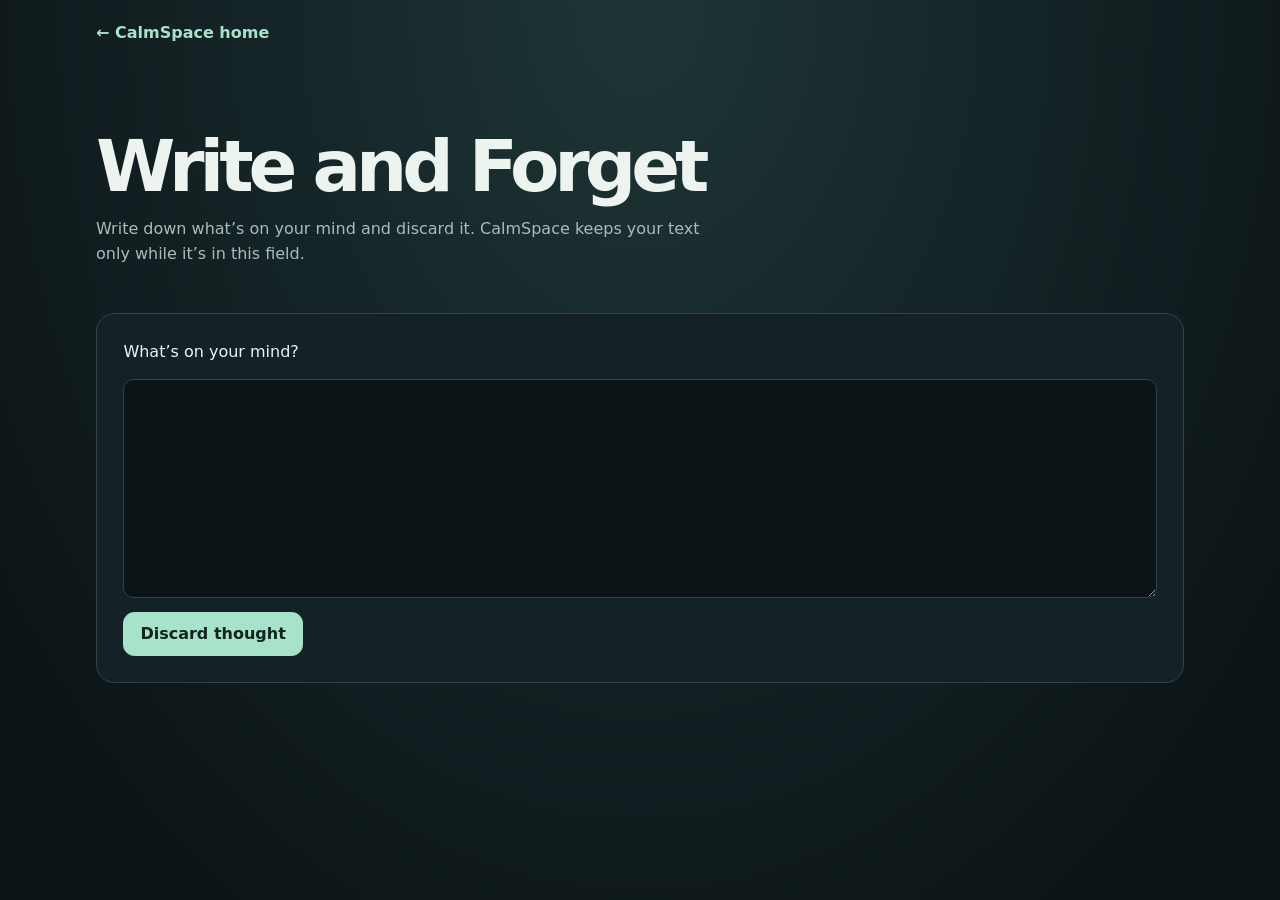
<file: tools/thecalmspace.html>
<!DOCTYPE html>
<html lang="en">
<head>
    <meta charset="UTF-8">
    <meta name="viewport" content="width=device-width, initial-scale=1">
    <meta name="theme-color" content="#0c1417">
    <title>Write and Forget · CalmSpace</title>
    <link rel="manifest" href="../manifest.webmanifest">
    <link rel="icon" href="../assets/icon-192.png">
    <link rel="stylesheet" href="../assets/studio.css">
    <link rel="stylesheet" href="../assets/accessibility.css">
    <script type="module" src="../assets/writing.js"></script>
</head>
<body>
    <header class="shell site-header"><a href="../index.html">← CalmSpace home</a></header>
    <main class="shell page">
        <div class="intro">
            <h1>Write and Forget</h1>
            <p>Write down what’s on your mind and discard it. CalmSpace keeps your text only while it’s in this field.</p>
        </div>
        <form class="panel stack" id="thought-form" autocomplete="off">
            <label for="thought-input">What’s on your mind?</label>
            <textarea id="thought-input" rows="8" autocomplete="off" spellcheck="false" required></textarea>
            <div class="row"><button type="submit" class="button primary">Discard thought</button></div>
            <p class="status" id="thought-status" role="status"></p>
        </form>
        <section class="panel stack" id="legacy-entries" aria-labelledby="legacy-heading" hidden>
            <h2 id="legacy-heading">Previously saved entries</h2>
            <p class="muted">An earlier version stored your entries in this browser. You can delete them here.</p>
            <div class="row"><button type="button" class="button" id="clear-legacy">Delete old entries</button></div>
        </section>
        <p class="status" id="legacy-status" role="status"></p>
    </main>
</body>
</html>
</file>
<file: assets/studio.css>
:root {
    color-scheme: dark;
    --bg: #0c1417;
    --panel: #142126;
    --border: #31464b;
    --text: #edf4f0;
    --muted: #a8bdba;
    --accent: #a7e2cb;
    --accent-ink: #12241e;
    --error: #ffb5a7;
    font-family: 'Inter', 'Segoe UI', system-ui, sans-serif;
    font-synthesis: none;
}

*, *::before, *::after { box-sizing: border-box; }
[hidden] { display: none !important; }
body {
    min-height: 100vh;
    margin: 0;
    background: radial-gradient(ellipse at 50% 0%, #1e3536 0%, var(--bg) 48rem);
    color: var(--text);
    line-height: 1.55;
}
h1, h2, h3, p { margin: 0; }
h1 { font-size: clamp(2.5rem, 7vw, 4.5rem); line-height: 1; letter-spacing: -0.07em; }
h2 { font-size: 1.25rem; letter-spacing: -0.025em; }
h3 { font-size: 1rem; }
a { color: var(--accent); }
button, input, select, textarea { font: inherit; }
input, select, textarea {
    min-width: 0;
    color: var(--text);
    background: var(--bg);
    border: 1px solid var(--border);
    border-radius: 0.65rem;
    padding: 0.6rem 0.8rem;
}
textarea { width: 100%; resize: vertical; min-height: 9rem; }
input[type='range'], input[type='checkbox'] { accent-color: var(--accent); }
.button {
    display: inline-flex;
    align-items: center;
    justify-content: center;
    min-height: 2.75rem;
    padding: 0.55rem 1rem;
    border: 1px solid var(--border);
    border-radius: 0.7rem;
    background: transparent;
    color: var(--text);
    text-decoration: none;
    font-weight: 600;
    cursor: pointer;
}
.button:hover { border-color: var(--accent); }
.button.primary { background: var(--accent); color: var(--accent-ink); border-color: var(--accent); }
.button.primary:hover { background: #c9f2e1; }
.button[aria-pressed='true'] { border-color: var(--accent); color: var(--accent); }
.button:disabled { opacity: 0.55; cursor: default; }
.shell { width: min(100% - 2rem, 68rem); margin-inline: auto; }
.site-header { padding-block: 1.3rem; display: flex; align-items: center; justify-content: space-between; gap: 0.75rem; }
.site-header a { font-weight: 650; text-decoration: none; }
.intro { display: grid; gap: 0.9rem; padding-block: clamp(2rem, 5vw, 4rem) 1.75rem; }
.intro p { max-width: 40rem; color: var(--muted); }
.intro strong { color: var(--text); }
.page { display: grid; gap: 1.15rem; padding-bottom: 4rem; }
.panel { background: var(--panel); border: 1px solid var(--border); border-radius: 1.15rem; padding: clamp(1rem, 3vw, 1.65rem); }
.stack { display: grid; gap: 0.85rem; align-content: start; }
.row { display: flex; flex-wrap: wrap; align-items: center; gap: 0.6rem; }
.between { justify-content: space-between; }
.muted, .status { color: var(--muted); }
.status:empty { display: none; }
.status[data-error] { color: var(--error); }
.tool-grid { display: grid; gap: 0.85rem; grid-template-columns: repeat(auto-fit, minmax(min(100%, 15rem), 1fr)); }
.card { position: relative; }
.card a { display: block; min-height: 7rem; padding: 1rem 3.7rem 1rem 1rem; color: var(--text); text-decoration: none; }
.card a:hover { color: var(--accent); }
.card p { margin-top: 0.3rem; color: var(--muted); font-size: 0.9rem; }
.card .pin { position: absolute; inset: 0.75rem 0.75rem auto auto; padding: 0; width: 2.75rem; font-size: 1.2rem; }
.card.panel { padding: 0; }
.launcher-search { display: grid; gap: 0.4rem; }
.launcher-search input { width: min(100%, 32rem); }
.shortcuts a { font-size: 0.9rem; }
.focus-grid { display: grid; gap: 1rem; grid-template-columns: minmax(0, 1.25fr) minmax(0, 1fr); }
.focus-clock { align-items: center; justify-items: center; text-align: center; padding-block: 1.5rem; }
.focus-clock .row { justify-content: center; }
.dial {
    --progress: 0%;
    display: grid;
    place-items: center;
    width: min(100%, 17rem);
    aspect-ratio: 1;
    border-radius: 50%;
    background: conic-gradient(var(--accent) var(--progress), var(--border) 0);
    padding: 0.45rem;
}
.dial-face { width: 100%; height: 100%; border-radius: 50%; background: var(--bg); display: grid; place-content: center; }
.timer { font-size: clamp(2.4rem, 7vw, 3.8rem); font-variant-numeric: tabular-nums; letter-spacing: -0.06em; line-height: 1; }
.options { display: grid; grid-template-columns: repeat(2, minmax(0, 1fr)); gap: 0.75rem; }
.options label, .field { display: grid; gap: 0.3rem; }
.options input, select { width: 100%; }
.track { display: grid; grid-template-columns: 5rem minmax(0, 1fr) 3rem; gap: 0.75rem; align-items: center; }
.track output { text-align: right; font-variant-numeric: tabular-nums; color: var(--muted); }
.track + .track { border-top: 1px solid var(--border); padding-top: 0.75rem; }
.history-list { display: grid; grid-template-columns: repeat(auto-fit, minmax(7rem, 1fr)); gap: 0.6rem; padding: 0; margin: 0; list-style: none; }
.history-list li { border: 1px solid var(--border); padding: 0.6rem 0.85rem; border-radius: 0.65rem; }
.history-list strong { display: block; }
.check-row { display: flex; align-items: flex-start; gap: 0.6rem; }
.check-row input { margin-top: 0.36em; }

@media (max-width: 45rem) {
    .focus-grid { grid-template-columns: 1fr; }
}
</file>
<file: assets/accessibility.css>
:focus-visible { outline: 2px solid #90e8cf !important; outline-offset: 4px; }
.visually-hidden {
    position: absolute;
    width: 1px;
    height: 1px;
    padding: 0;
    margin: -1px;
    overflow: hidden;
    clip-path: inset(50%);
    white-space: nowrap;
    border: 0;
}

@media (prefers-reduced-motion: reduce) {
    *, *::before, *::after {
        animation-duration: 0.01ms !important;
        animation-iteration-count: 1 !important;
        transition-duration: 0.01ms !important;
        scroll-behavior: auto !important;
    }
    #star-canvas, .noise-overlay { display: none; }
}
</file>
